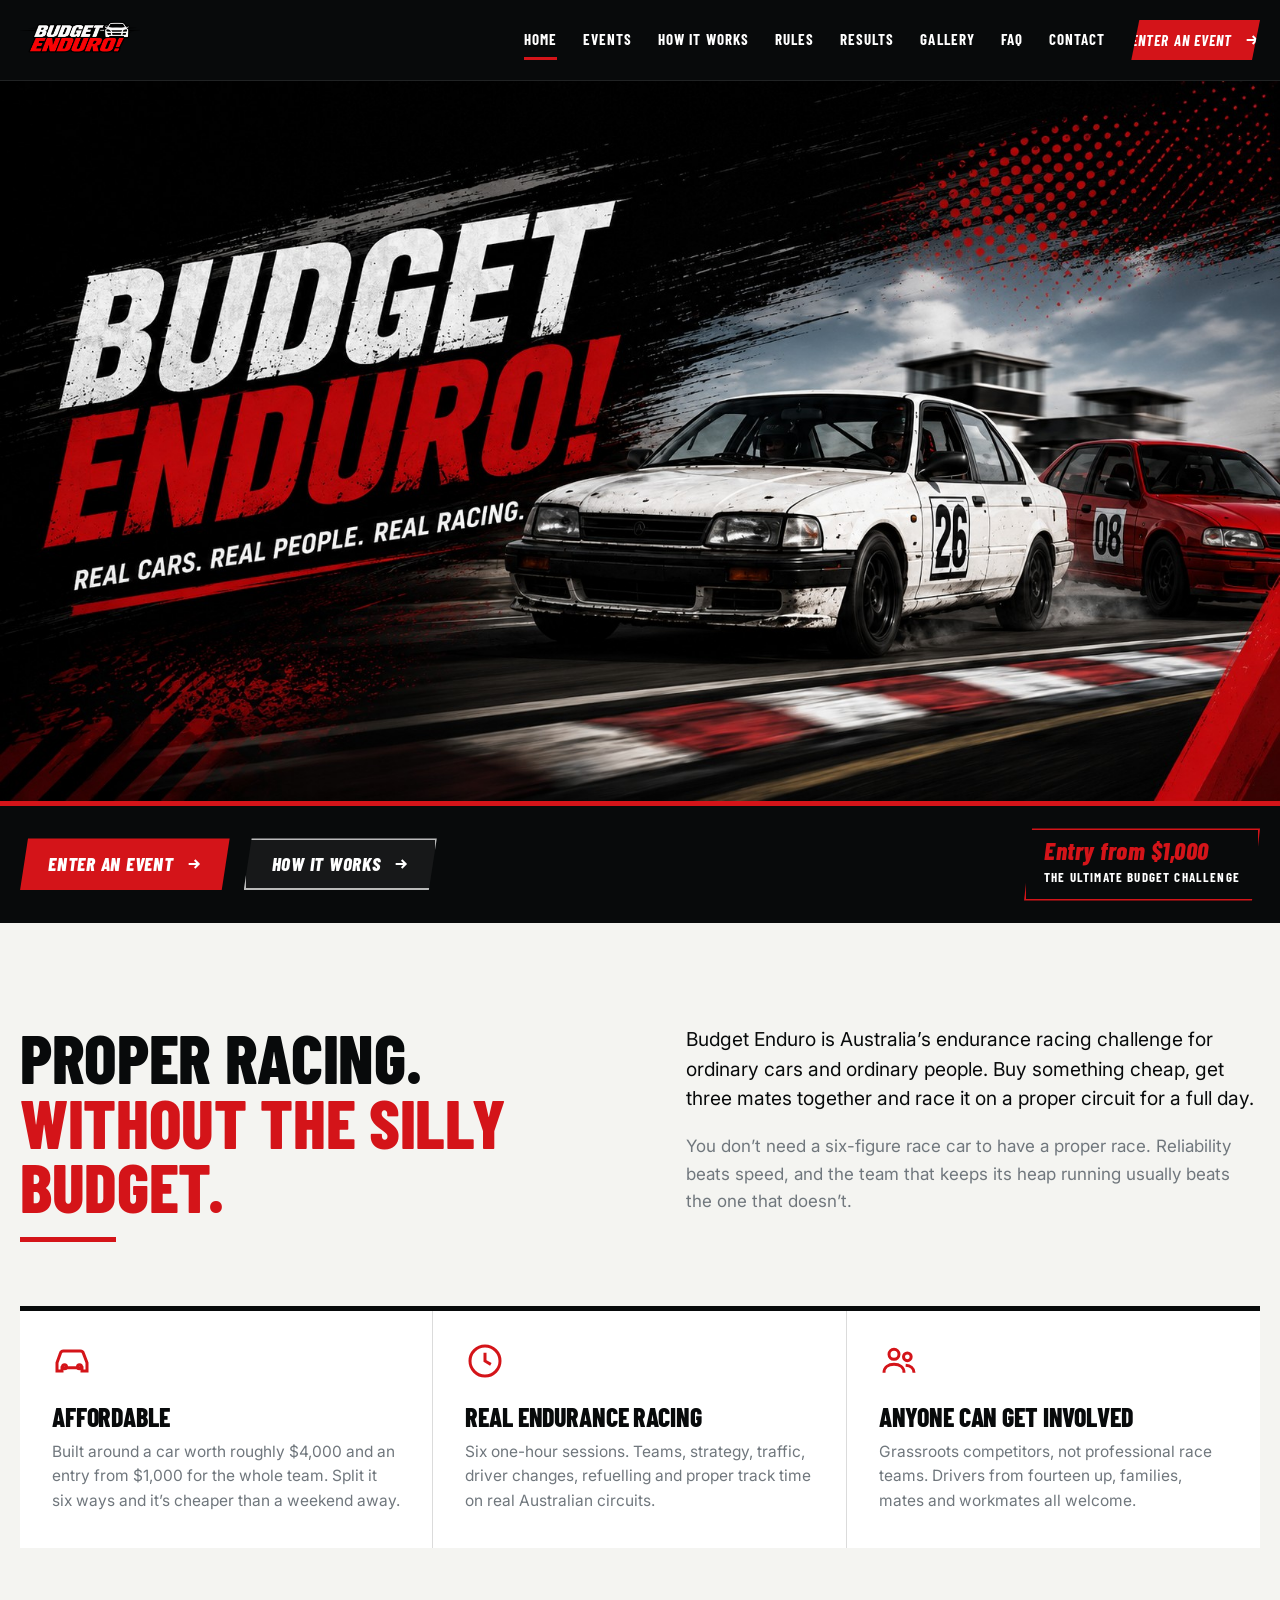
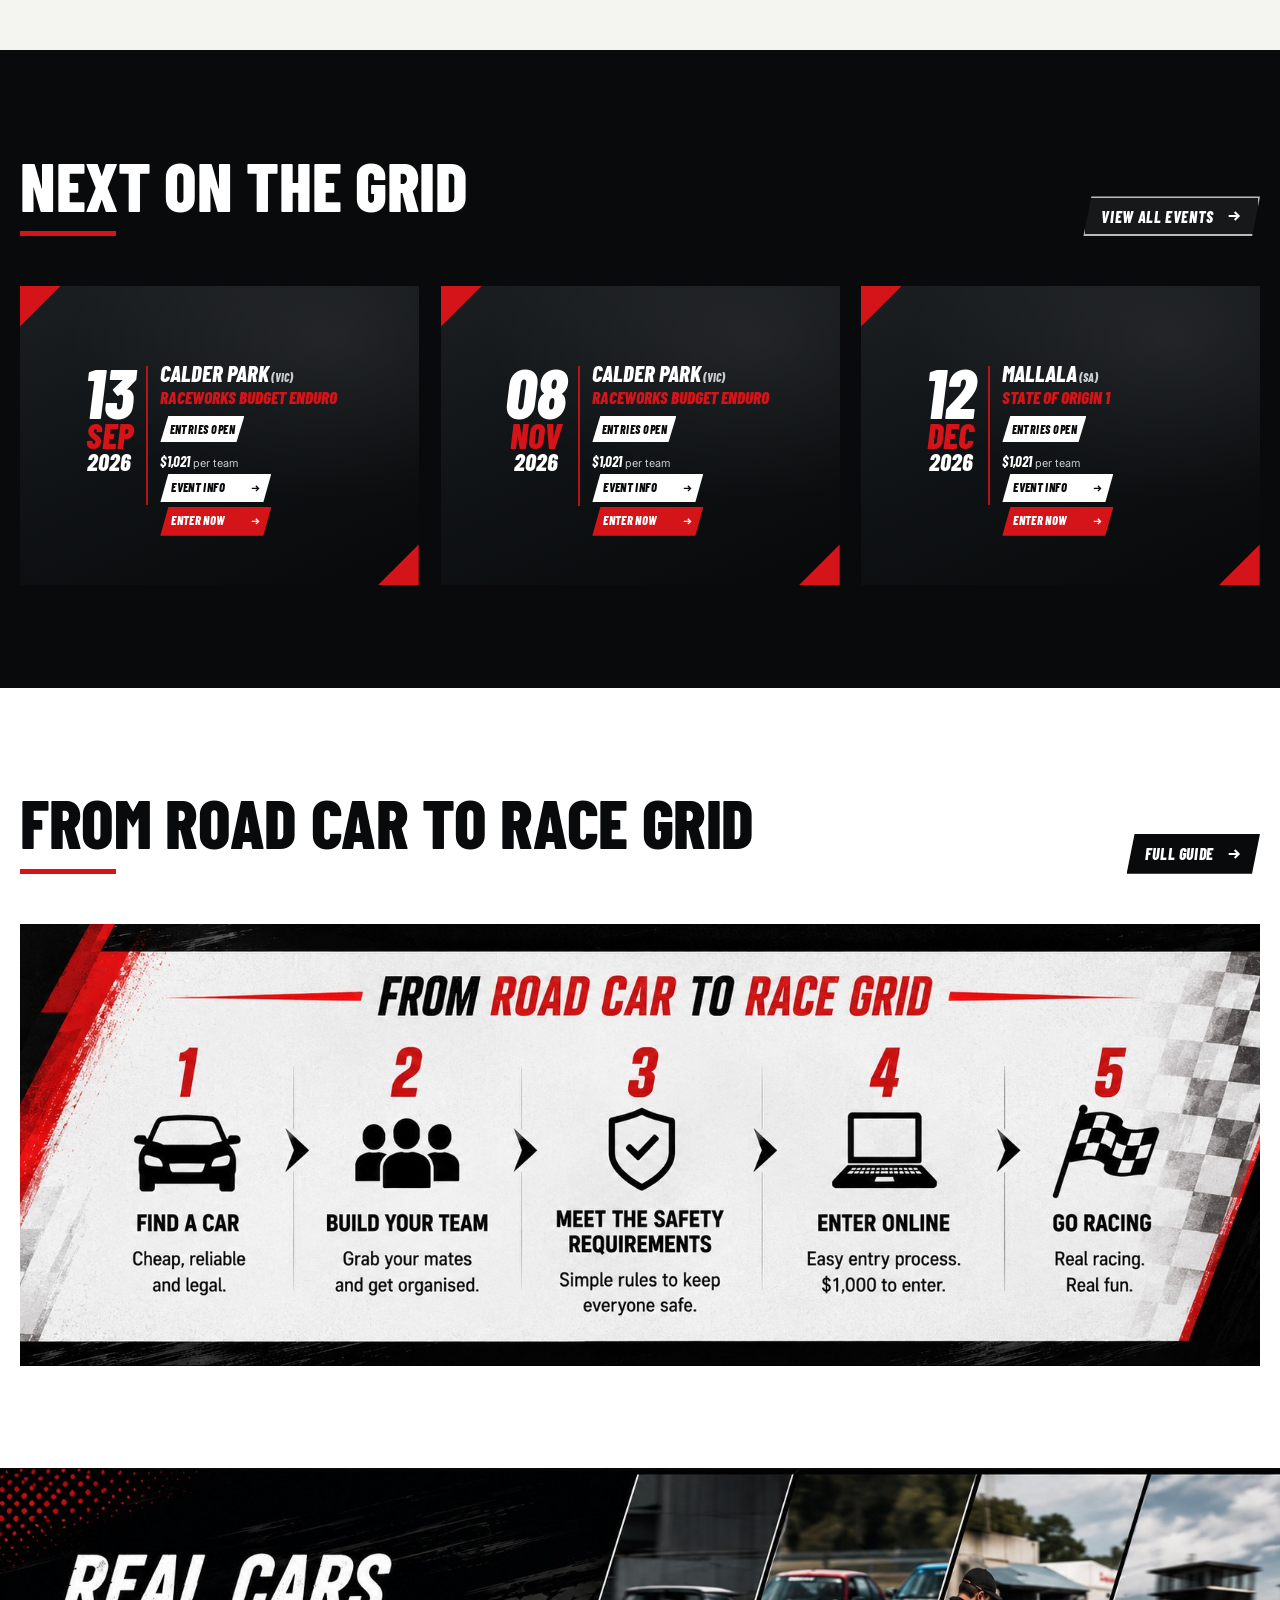
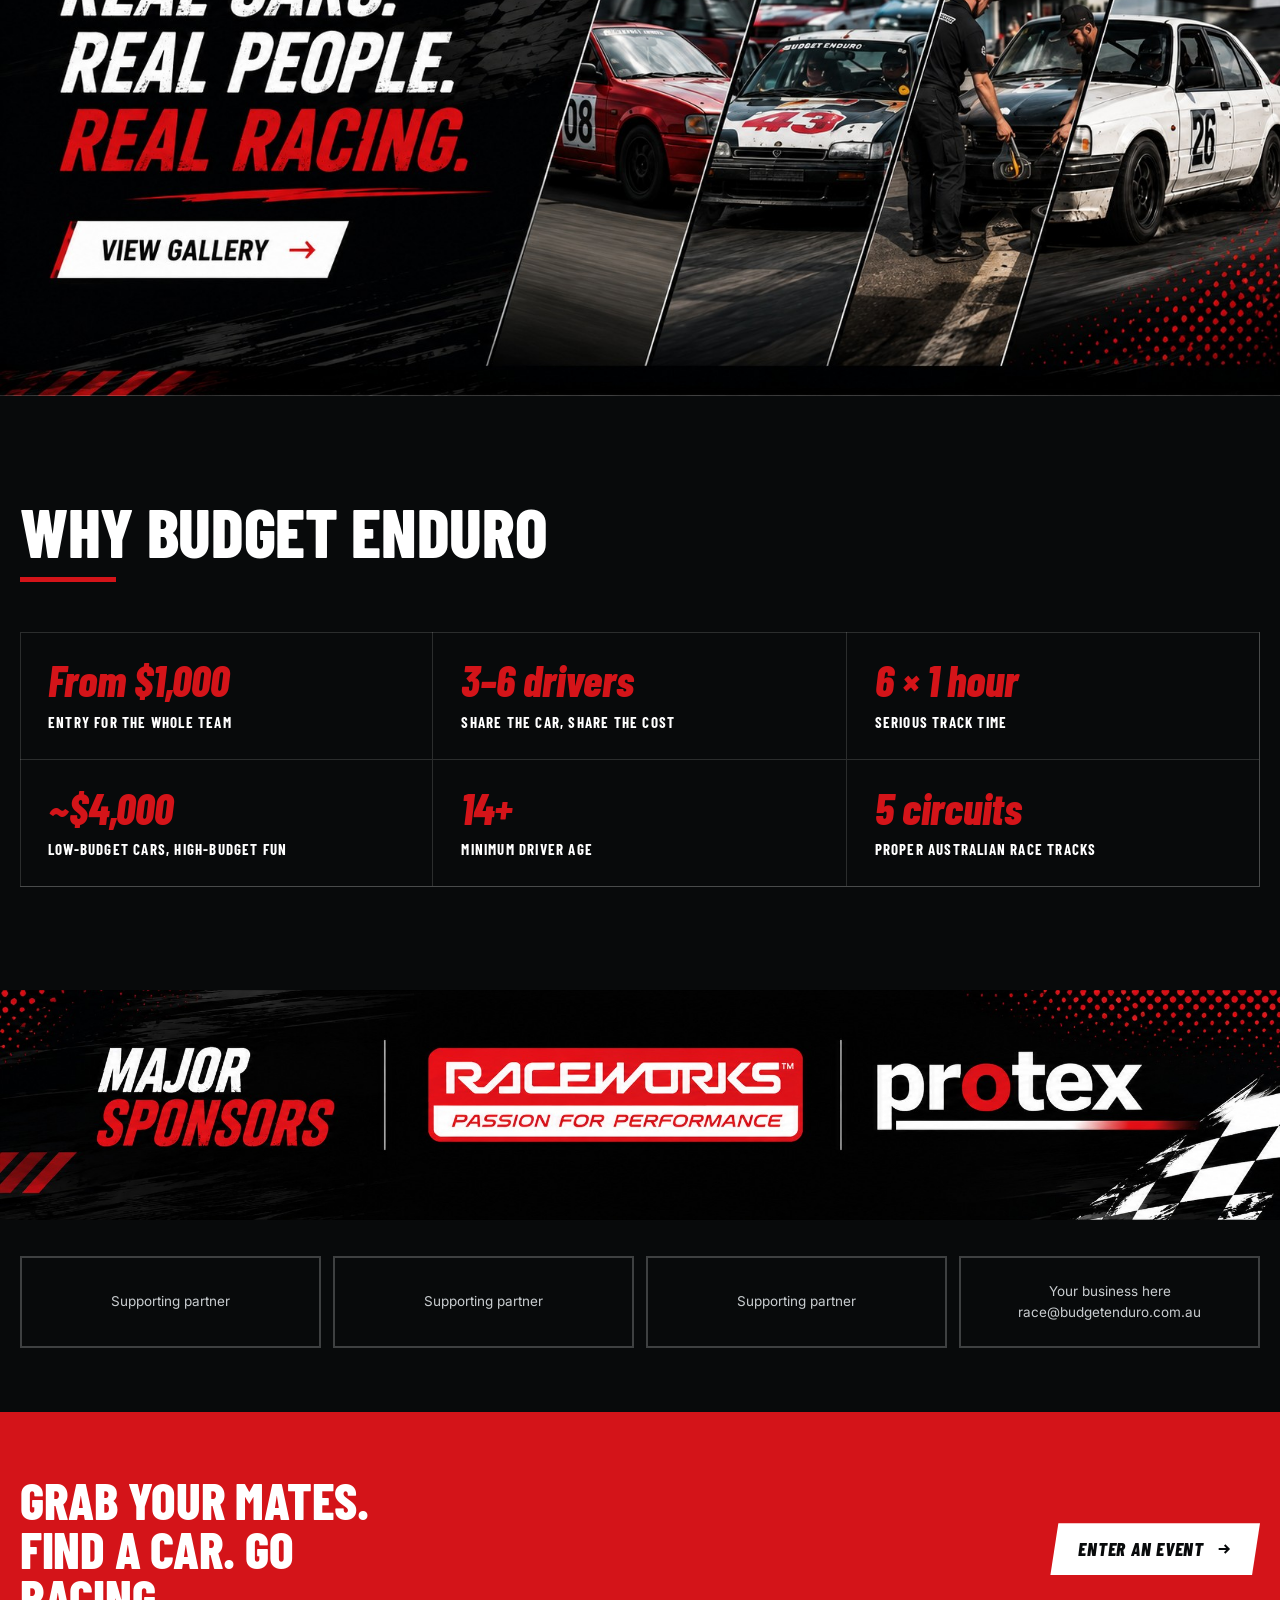
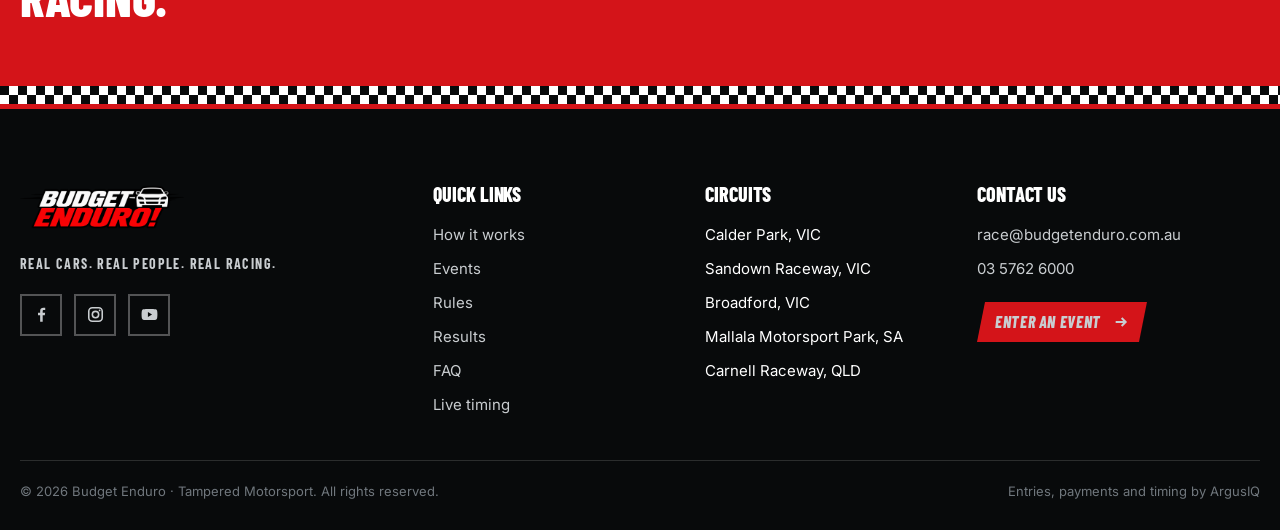
<file: index.html>
<!DOCTYPE html>
<html lang="en-AU">
<head>
<meta charset="utf-8">
<meta name="viewport" content="width=device-width, initial-scale=1">
<title>Budget Enduro &mdash; Real cars. Real people. Real racing.</title>
<meta name="description" content="Australia&rsquo;s grassroots endurance racing challenge. Grab your mates, find a cheap car and go racing.">
<meta name="theme-color" content="#080A0B">
<meta property="og:title" content="Budget Enduro &mdash; Real cars. Real people. Real racing.">
<meta property="og:description" content="Australia&rsquo;s grassroots endurance racing challenge. Grab your mates, find a cheap car and go racing.">
<meta property="og:image" content="/assets/og.jpg">
<meta property="og:type" content="website">
<link rel="icon" href="/assets/favicon.png">
<link href="https://fonts.googleapis.com/css2?family=Barlow+Condensed:ital,wght@0,600;0,700;0,800;1,700;1,800&family=Inter:wght@400;500;600;700&display=swap" rel="stylesheet">
<link rel="stylesheet" href="/assets/be.css">
</head>
<body>
<header class="site-header">
  <div class="container header-inner">
    <a class="brand" href="/" aria-label="Budget Enduro home">
      <img src="/assets/be-logo.png" alt="Budget Enduro" width="900" height="286">
    </a>
    <button class="nav-toggle" id="navToggle" aria-expanded="false" aria-controls="siteNav">Menu</button>
    <nav class="site-nav" id="siteNav" aria-label="Main">
      <a href="/" class="is-active">Home</a>
      <a href="events">Events</a>
      <a href="how-it-works">How it works</a>
      <a href="rules">Rules</a>
      <a href="results">Results</a>
      <a href="gallery">Gallery</a>
      <a href="faq">FAQ</a>
      <a href="contact">Contact</a>
      <a class="btn btn-primary btn-sm" href="enter">Enter an event <svg viewBox="0 0 24 24" fill="none" stroke="currentColor" stroke-width="3" aria-hidden="true"><path d="M4 12h15M13 6l6 6-6 6"/></svg></a>
    </nav>
  </div>
</header>
<div class="hero">
  <img class="hero-art" src="/assets/hero.jpg" width="1672" height="941"
       alt="Budget Enduro! Real cars. Real people. Real racing. Two budget endurance race cars running side by side on track.">
  <div class="hero-cta">
    <div class="container hero-cta-inner">
      <div class="hero-actions">
        <a class="btn btn-primary" href="enter">Enter an event <svg viewBox="0 0 24 24" fill="none" stroke="currentColor" stroke-width="3" aria-hidden="true"><path d="M4 12h15M13 6l6 6-6 6"/></svg></a>
        <a class="btn btn-ghost" href="how-it-works">How it works <svg viewBox="0 0 24 24" fill="none" stroke="currentColor" stroke-width="3" aria-hidden="true"><path d="M4 12h15M13 6l6 6-6 6"/></svg></a>
      </div>
      <div class="hero-badge">
        <b>Entry from $1,000</b>
        <span>The ultimate budget challenge</span>
      </div>
    </div>
  </div>
</div>

<section class="section section-light">
  <div class="container">
    <div class="intro-grid">
      <div>
        <h2>Proper racing.<span class="r">Without the silly budget.</span></h2>
        <div class="red-rule"></div>
      </div>
      <div>
        <p class="lead">Budget Enduro is Australia&rsquo;s endurance racing challenge for ordinary cars
          and ordinary people. Buy something cheap, get three mates together and race it on a proper
          circuit for a full day.</p>
        <p class="muted">You don&rsquo;t need a six-figure race car to have a proper race. Reliability
          beats speed, and the team that keeps its heap running usually beats the one that doesn&rsquo;t.</p>
      </div>
    </div>
    <div class="features">
      <div class="feature">
        <svg viewBox="0 0 24 24" fill="none" stroke="currentColor" stroke-width="1.8" aria-hidden="true"><path d="M3 13l2-5.5A2 2 0 017 6h10a2 2 0 011.9 1.5L21 13v5h-3v-2H6v2H3v-5z"/><circle cx="7.5" cy="15.5" r="1.2"/><circle cx="16.5" cy="15.5" r="1.2"/></svg>
        <h3>Affordable</h3>
        <p>Built around a car worth roughly $4,000 and an entry from $1,000 for the whole team.
          Split it six ways and it&rsquo;s cheaper than a weekend away.</p>
      </div>
      <div class="feature">
        <svg viewBox="0 0 24 24" fill="none" stroke="currentColor" stroke-width="1.8" aria-hidden="true"><circle cx="12" cy="12" r="9"/><path d="M12 7v5l3.5 2"/></svg>
        <h3>Real endurance racing</h3>
        <p>Six one-hour sessions. Teams, strategy, traffic, driver changes, refuelling and proper
          track time on real Australian circuits.</p>
      </div>
      <div class="feature">
        <svg viewBox="0 0 24 24" fill="none" stroke="currentColor" stroke-width="1.8" aria-hidden="true"><circle cx="9" cy="8" r="3"/><circle cx="17" cy="9.5" r="2.3"/><path d="M3 19c0-3.3 2.7-5 6-5s6 1.7 6 5M16 14.5c2.8.2 5 1.8 5 4.5"/></svg>
        <h3>Anyone can get involved</h3>
        <p>Grassroots competitors, not professional race teams. Drivers from fourteen up, families,
          mates and workmates all welcome.</p>
      </div>
    </div>
  </div>
</section>

<section class="section section-dark">
  <div class="container">
    <div class="sec-head">
      <div><h2>Next on the grid</h2><div class="red-rule"></div></div>
      <a class="btn btn-ghost btn-sm" href="events">View all events <svg viewBox="0 0 24 24" fill="none" stroke="currentColor" stroke-width="3" aria-hidden="true"><path d="M4 12h15M13 6l6 6-6 6"/></svg></a>
    </div>
    <div class="grid-events" data-events="3"></div>
  </div>
</section>

<section class="section section-white">
  <div class="container">
    <div class="sec-head">
      <div><h2>From road car to race grid</h2><div class="red-rule"></div></div>
      <a class="btn btn-dark btn-sm" href="how-it-works">Full guide <svg viewBox="0 0 24 24" fill="none" stroke="currentColor" stroke-width="3" aria-hidden="true"><path d="M4 12h15M13 6l6 6-6 6"/></svg></a>
    </div>
    <img class="hiw-art" src="/assets/how-it-works.jpg" width="1672" height="596"
      alt="From road car to race grid in five steps. One, find a car &mdash; cheap, reliable and legal. Two, build your team &mdash; grab your mates and get organised. Three, meet the safety requirements &mdash; simple rules to keep everyone safe. Four, enter online &mdash; easy entry process, $1,000 to enter. Five, go racing &mdash; real racing, real fun.">
    <div class="steps hiw-steps">
      <div class="step"><div class="step-n">1</div>
        <svg viewBox="0 0 24 24" fill="none" stroke="currentColor" stroke-width="1.7" aria-hidden="true"><path d="M3 13l2-5.5A2 2 0 017 6h10a2 2 0 011.9 1.5L21 13v5h-3v-2H6v2H3v-5z"/><circle cx="7.5" cy="15.5" r="1.2"/><circle cx="16.5" cy="15.5" r="1.2"/></svg>
        <h3>Find a car</h3><p>Cheap, reliable and legal. Marketplace bargains, auction finds and old family cars.</p></div>
      <div class="step"><div class="step-n">2</div>
        <svg viewBox="0 0 24 24" fill="none" stroke="currentColor" stroke-width="1.7" aria-hidden="true"><circle cx="9" cy="8" r="3"/><circle cx="17" cy="9.5" r="2.3"/><path d="M3 19c0-3.3 2.7-5 6-5s6 1.7 6 5M16 14.5c2.8.2 5 1.8 5 4.5"/></svg>
        <h3>Build your team</h3><p>Three to six drivers. Grab your mates and get organised.</p></div>
      <div class="step"><div class="step-n">3</div>
        <svg viewBox="0 0 24 24" fill="none" stroke="currentColor" stroke-width="1.7" aria-hidden="true"><path d="M12 3l7 3v5.5c0 4.4-2.9 7.9-7 9.5-4.1-1.6-7-5.1-7-9.5V6l7-3z"/><path d="M9 12l2.2 2.2L15.5 10"/></svg>
        <h3>Meet the safety requirements</h3><p>Simple rules to keep everyone safe. Helmet, cotton, boots and a sound car.</p></div>
      <div class="step"><div class="step-n">4</div>
        <svg viewBox="0 0 24 24" fill="none" stroke="currentColor" stroke-width="1.7" aria-hidden="true"><rect x="3" y="5" width="18" height="12" rx="1"/><path d="M2 20h20"/></svg>
        <h3>Enter online</h3><p>Easy entry process. Entry from $1,000 for the whole team.</p></div>
      <div class="step"><div class="step-n">5</div>
        <svg viewBox="0 0 24 24" fill="none" stroke="currentColor" stroke-width="1.7" aria-hidden="true"><path d="M5 3v18"/><path d="M5 4h14v9H5z"/></svg>
        <h3>Go racing</h3><p>Real racing. Real fun. Six hours of track time in one day.</p></div>
    </div>
  </div>
</section>

<a class="statement" href="gallery">
  <img src="/assets/statement.jpg" width="1672" height="690"
       alt="Real cars. Real people. Real racing. View the gallery.">
</a>

<section class="section section-dark">
  <div class="container">
    <div class="sec-head"><div><h2>Why Budget Enduro</h2><div class="red-rule"></div></div></div>
    <div class="stats">
      <div class="stat"><b>From $1,000</b><span>Entry for the whole team</span></div>
      <div class="stat"><b>3&ndash;6 drivers</b><span>Share the car, share the cost</span></div>
      <div class="stat"><b>6 &times; 1 hour</b><span>Serious track time</span></div>
      <div class="stat"><b>~$4,000</b><span>Low-budget cars, high-budget fun</span></div>
      <div class="stat"><b>14+</b><span>Minimum driver age</span></div>
      <div class="stat"><b>5 circuits</b><span>Proper Australian race tracks</span></div>
    </div>
  </div>
</section>

<section class="section-sponsors">
  <img src="/assets/sponsors.jpg" width="2172" height="391"
       alt="Major sponsors: Raceworks &mdash; passion for performance, and Protex.">
  <div class="container">
    <div class="partner-slots">
      <div class="partner-slot">Supporting partner</div>
      <div class="partner-slot">Supporting partner</div>
      <div class="partner-slot">Supporting partner</div>
      <div class="partner-slot">Your business here<br>race@budgetenduro.com.au</div>
    </div>
  </div>
</section>
<section class="cta-band">
  <div class="container cta-band-inner">
    <h2>Grab your mates. Find a car. Go racing.</h2>
    <a class="btn" href="enter">Enter an event <svg viewBox="0 0 24 24" fill="none" stroke="currentColor" stroke-width="3" aria-hidden="true"><path d="M4 12h15M13 6l6 6-6 6"/></svg></a>
  </div>
</section>
<div class="chequer" aria-hidden="true"></div>
<footer class="site-footer">
  <div class="container">
    <div class="foot-grid">
      <div>
        <img class="flogo" src="/assets/be-logo.png" alt="Budget Enduro" width="900" height="286">
        <p class="foot-tag">Real cars. Real people. Real racing.</p>
        <div class="socials">
          <a href="#" aria-label="Budget Enduro on Facebook"><svg viewBox="0 0 24 24" fill="currentColor" aria-hidden="true"><path d="M13.5 21v-8h2.7l.4-3.1h-3.1V7.9c0-.9.25-1.5 1.55-1.5h1.65V3.6c-.29-.04-1.27-.12-2.4-.12-2.38 0-4 1.45-4 4.11V9.9H7.6V13h2.7v8h3.2z"/></svg></a>
          <a href="#" aria-label="Budget Enduro on Instagram"><svg viewBox="0 0 24 24" fill="none" stroke="currentColor" stroke-width="2" aria-hidden="true"><rect x="3.5" y="3.5" width="17" height="17" rx="4.5"/><circle cx="12" cy="12" r="4"/><circle cx="17.2" cy="6.8" r="1.1" fill="currentColor" stroke="none"/></svg></a>
          <a href="#" aria-label="Budget Enduro on YouTube"><svg viewBox="0 0 24 24" fill="currentColor" aria-hidden="true"><path d="M22 12s0-3.2-.4-4.7a2.5 2.5 0 00-1.7-1.8C18.3 5 12 5 12 5s-6.3 0-7.9.5A2.5 2.5 0 002.4 7.3C2 8.8 2 12 2 12s0 3.2.4 4.7c.2.9.9 1.6 1.7 1.8 1.6.5 7.9.5 7.9.5s6.3 0 7.9-.5a2.5 2.5 0 001.7-1.8c.4-1.5.4-4.7.4-4.7zM10 15.2V8.8l5.2 3.2-5.2 3.2z"/></svg></a>
        </div>
      </div>
      <div>
        <h4>Quick links</h4>
        <ul>
          <li><a href="how-it-works">How it works</a></li>
          <li><a href="events">Events</a></li>
          <li><a href="rules">Rules</a></li>
          <li><a href="results">Results</a></li>
          <li><a href="faq">FAQ</a></li>
          <li><a href="https://timing.argusiq.io">Live timing</a></li>
        </ul>
      </div>
      <div>
        <h4>Circuits</h4>
        <ul>
          <li>Calder Park, VIC</li>
          <li>Sandown Raceway, VIC</li>
          <li>Broadford, VIC</li>
          <li>Mallala Motorsport Park, SA</li>
          <li>Carnell Raceway, QLD</li>
        </ul>
      </div>
      <div>
        <h4>Contact us</h4>
        <ul>
          <li><a href="mailto:race@budgetenduro.com.au">race@budgetenduro.com.au</a></li>
          <li><a href="tel:+61357626000">03 5762 6000</a></li>
        </ul>
        <a class="btn btn-primary btn-sm" style="margin-top:16px" href="enter">Enter an event <svg viewBox="0 0 24 24" fill="none" stroke="currentColor" stroke-width="3" aria-hidden="true"><path d="M4 12h15M13 6l6 6-6 6"/></svg></a>
      </div>
    </div>
    <div class="colophon">
      <span>&copy; 2026 Budget Enduro &middot; Tampered Motorsport. All rights reserved.</span>
      <span>Entries, payments and timing by <a href="https://www.argusiq.io">ArgusIQ</a></span>
    </div>
  </div>
</footer>

<div class="sticky-cta">
  <a class="btn btn-primary" href="enter">Enter an event <svg viewBox="0 0 24 24" fill="none" stroke="currentColor" stroke-width="3" aria-hidden="true"><path d="M4 12h15M13 6l6 6-6 6"/></svg></a>
</div>

<script src="/assets/venues.js"></script>
<script src="/assets/be.js"></script>
</body>
</html>
</file>
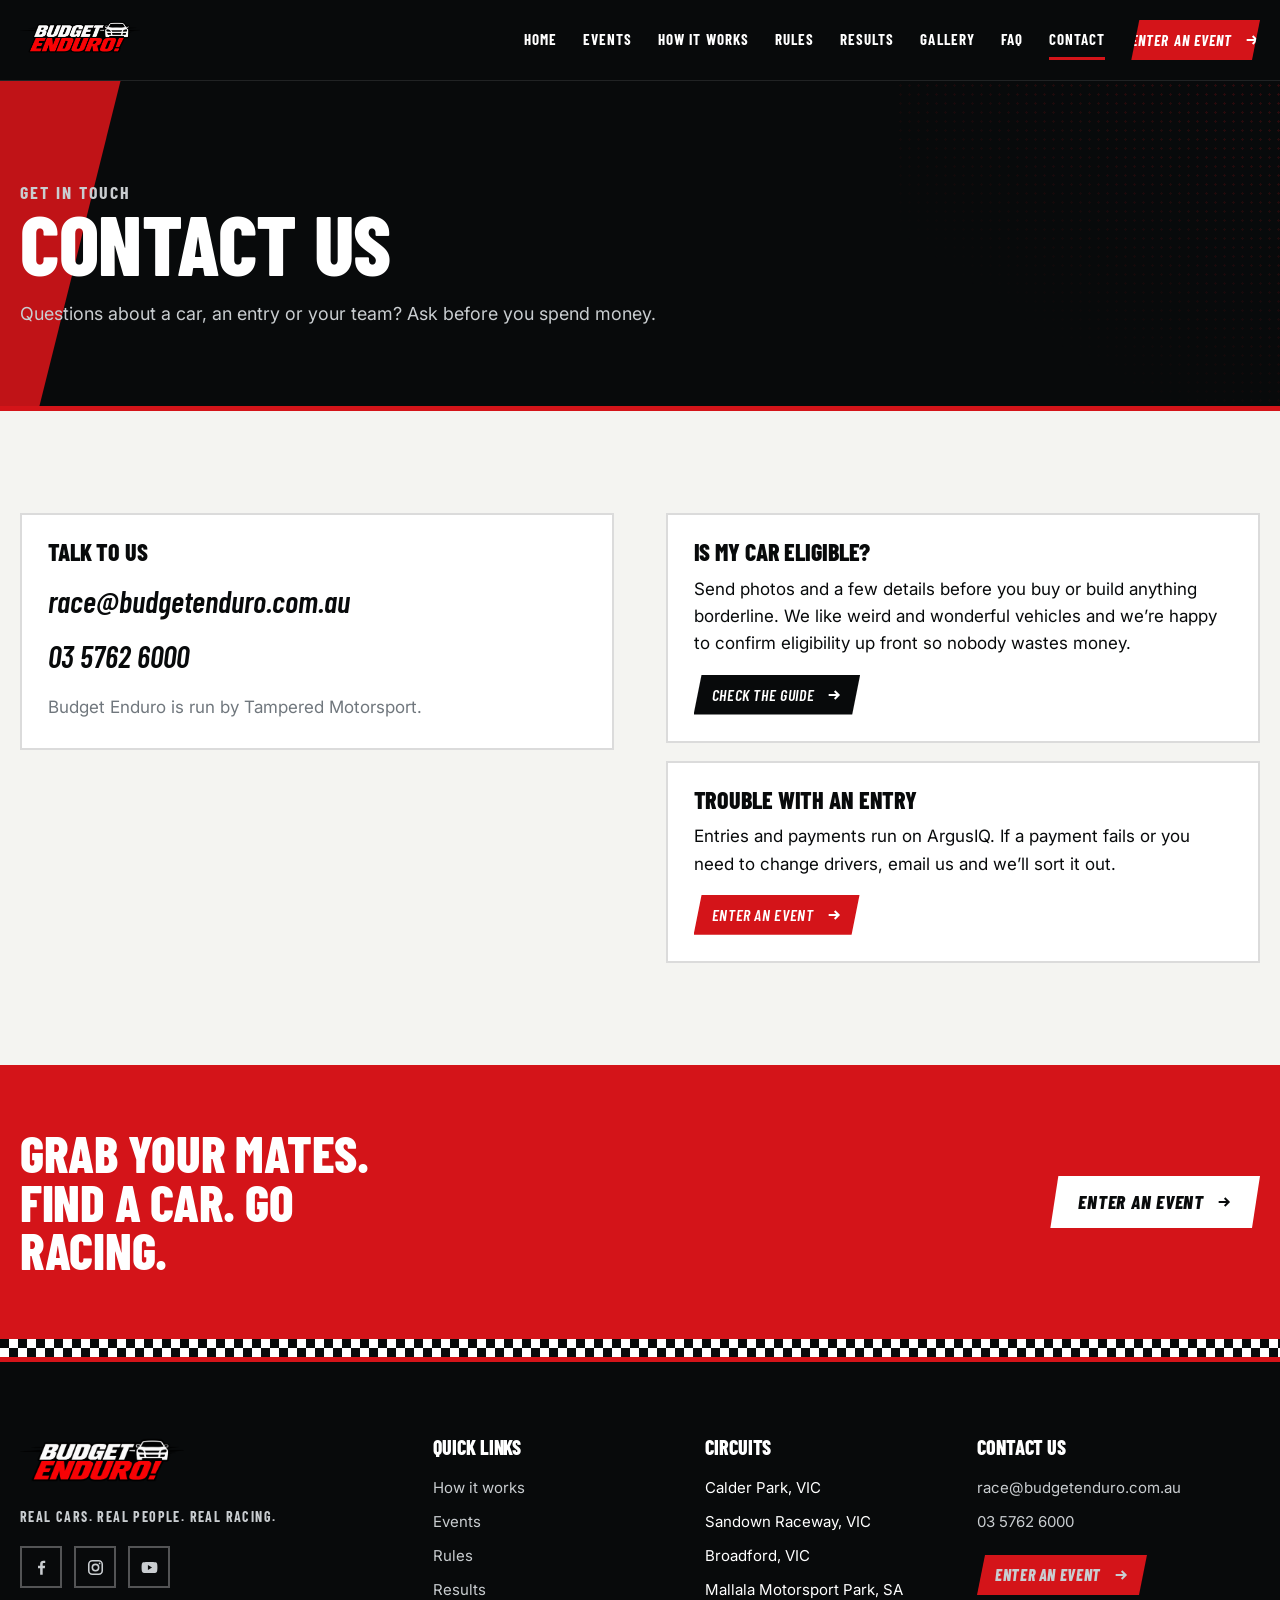
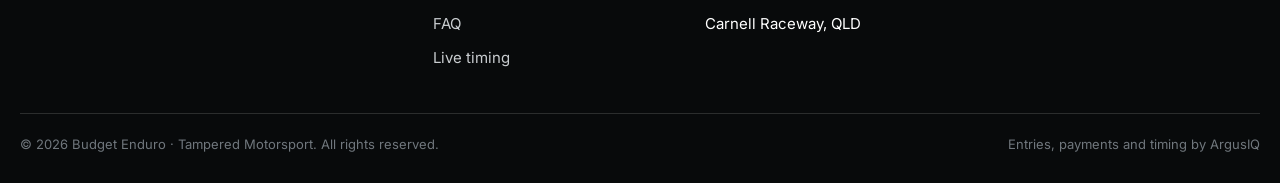
<file: contact.html>
<!DOCTYPE html>
<html lang="en-AU">
<head>
<meta charset="utf-8">
<meta name="viewport" content="width=device-width, initial-scale=1">
<title>Contact &mdash; Budget Enduro</title>
<meta name="description" content="Get in touch with Budget Enduro. Email, phone and eligibility questions.">
<meta name="theme-color" content="#080A0B">
<meta property="og:title" content="Contact &mdash; Budget Enduro">
<meta property="og:description" content="Get in touch with Budget Enduro. Email, phone and eligibility questions.">
<meta property="og:image" content="/assets/og.jpg">
<meta property="og:type" content="website">
<link rel="icon" href="/assets/favicon.png">
<link href="https://fonts.googleapis.com/css2?family=Barlow+Condensed:ital,wght@0,600;0,700;0,800;1,700;1,800&family=Inter:wght@400;500;600;700&display=swap" rel="stylesheet">
<link rel="stylesheet" href="/assets/be.css">
</head>
<body>
<header class="site-header">
  <div class="container header-inner">
    <a class="brand" href="/" aria-label="Budget Enduro home">
      <img src="/assets/be-logo.png" alt="Budget Enduro" width="900" height="286">
    </a>
    <button class="nav-toggle" id="navToggle" aria-expanded="false" aria-controls="siteNav">Menu</button>
    <nav class="site-nav" id="siteNav" aria-label="Main">
      <a href="/">Home</a>
      <a href="events">Events</a>
      <a href="how-it-works">How it works</a>
      <a href="rules">Rules</a>
      <a href="results">Results</a>
      <a href="gallery">Gallery</a>
      <a href="faq">FAQ</a>
      <a href="contact" class="is-active">Contact</a>
      <a class="btn btn-primary btn-sm" href="enter">Enter an event <svg viewBox="0 0 24 24" fill="none" stroke="currentColor" stroke-width="3" aria-hidden="true"><path d="M4 12h15M13 6l6 6-6 6"/></svg></a>
    </nav>
  </div>
</header>
<div class="page-head">
  <div class="container">
    <p class="crumb">Get in touch</p>
    <h1>Contact us</h1>
    <p>Questions about a car, an entry or your team? Ask before you spend money.</p>
  </div>
</div>
<section class="section section-light">
  <div class="container">
    <div class="contact-grid">
      <div>
        <div class="contact-card">
          <h3>Talk to us</h3>
          <a class="big-link" href="mailto:race@budgetenduro.com.au">race@budgetenduro.com.au</a>
          <a class="big-link" href="tel:+61357626000">03 5762 6000</a>
          <p class="muted" style="margin:14px 0 0">Budget Enduro is run by Tampered Motorsport.</p>
        </div>
      </div>
      <div>
        <div class="contact-card">
          <h3>Is my car eligible?</h3>
          <p>Send photos and a few details before you buy or build anything borderline. We like weird
            and wonderful vehicles and we&rsquo;re happy to confirm eligibility up front so nobody
            wastes money.</p>
          <p style="margin:0"><a class="btn btn-dark btn-sm" href="how-it-works">Check the guide <svg viewBox="0 0 24 24" fill="none" stroke="currentColor" stroke-width="3" aria-hidden="true"><path d="M4 12h15M13 6l6 6-6 6"/></svg></a></p>
        </div>
        <div class="contact-card" style="margin-top:18px">
          <h3>Trouble with an entry</h3>
          <p>Entries and payments run on ArgusIQ. If a payment fails or you need to change drivers,
            email us and we&rsquo;ll sort it out.</p>
          <p style="margin:0"><a class="btn btn-primary btn-sm" href="enter">Enter an event <svg viewBox="0 0 24 24" fill="none" stroke="currentColor" stroke-width="3" aria-hidden="true"><path d="M4 12h15M13 6l6 6-6 6"/></svg></a></p>
        </div>
      </div>
    </div>
  </div>
</section>
<section class="cta-band">
  <div class="container cta-band-inner">
    <h2>Grab your mates. Find a car. Go racing.</h2>
    <a class="btn" href="enter">Enter an event <svg viewBox="0 0 24 24" fill="none" stroke="currentColor" stroke-width="3" aria-hidden="true"><path d="M4 12h15M13 6l6 6-6 6"/></svg></a>
  </div>
</section>
<div class="chequer" aria-hidden="true"></div>
<footer class="site-footer">
  <div class="container">
    <div class="foot-grid">
      <div>
        <img class="flogo" src="/assets/be-logo.png" alt="Budget Enduro" width="900" height="286">
        <p class="foot-tag">Real cars. Real people. Real racing.</p>
        <div class="socials">
          <a href="#" aria-label="Budget Enduro on Facebook"><svg viewBox="0 0 24 24" fill="currentColor" aria-hidden="true"><path d="M13.5 21v-8h2.7l.4-3.1h-3.1V7.9c0-.9.25-1.5 1.55-1.5h1.65V3.6c-.29-.04-1.27-.12-2.4-.12-2.38 0-4 1.45-4 4.11V9.9H7.6V13h2.7v8h3.2z"/></svg></a>
          <a href="#" aria-label="Budget Enduro on Instagram"><svg viewBox="0 0 24 24" fill="none" stroke="currentColor" stroke-width="2" aria-hidden="true"><rect x="3.5" y="3.5" width="17" height="17" rx="4.5"/><circle cx="12" cy="12" r="4"/><circle cx="17.2" cy="6.8" r="1.1" fill="currentColor" stroke="none"/></svg></a>
          <a href="#" aria-label="Budget Enduro on YouTube"><svg viewBox="0 0 24 24" fill="currentColor" aria-hidden="true"><path d="M22 12s0-3.2-.4-4.7a2.5 2.5 0 00-1.7-1.8C18.3 5 12 5 12 5s-6.3 0-7.9.5A2.5 2.5 0 002.4 7.3C2 8.8 2 12 2 12s0 3.2.4 4.7c.2.9.9 1.6 1.7 1.8 1.6.5 7.9.5 7.9.5s6.3 0 7.9-.5a2.5 2.5 0 001.7-1.8c.4-1.5.4-4.7.4-4.7zM10 15.2V8.8l5.2 3.2-5.2 3.2z"/></svg></a>
        </div>
      </div>
      <div>
        <h4>Quick links</h4>
        <ul>
          <li><a href="how-it-works">How it works</a></li>
          <li><a href="events">Events</a></li>
          <li><a href="rules">Rules</a></li>
          <li><a href="results">Results</a></li>
          <li><a href="faq">FAQ</a></li>
          <li><a href="https://timing.argusiq.io">Live timing</a></li>
        </ul>
      </div>
      <div>
        <h4>Circuits</h4>
        <ul>
          <li>Calder Park, VIC</li>
          <li>Sandown Raceway, VIC</li>
          <li>Broadford, VIC</li>
          <li>Mallala Motorsport Park, SA</li>
          <li>Carnell Raceway, QLD</li>
        </ul>
      </div>
      <div>
        <h4>Contact us</h4>
        <ul>
          <li><a href="mailto:race@budgetenduro.com.au">race@budgetenduro.com.au</a></li>
          <li><a href="tel:+61357626000">03 5762 6000</a></li>
        </ul>
        <a class="btn btn-primary btn-sm" style="margin-top:16px" href="enter">Enter an event <svg viewBox="0 0 24 24" fill="none" stroke="currentColor" stroke-width="3" aria-hidden="true"><path d="M4 12h15M13 6l6 6-6 6"/></svg></a>
      </div>
    </div>
    <div class="colophon">
      <span>&copy; 2026 Budget Enduro &middot; Tampered Motorsport. All rights reserved.</span>
      <span>Entries, payments and timing by <a href="https://www.argusiq.io">ArgusIQ</a></span>
    </div>
  </div>
</footer>

<div class="sticky-cta">
  <a class="btn btn-primary" href="enter">Enter an event <svg viewBox="0 0 24 24" fill="none" stroke="currentColor" stroke-width="3" aria-hidden="true"><path d="M4 12h15M13 6l6 6-6 6"/></svg></a>
</div>

<script src="/assets/venues.js"></script>
<script src="/assets/be.js"></script>
</body>
</html>
</file>
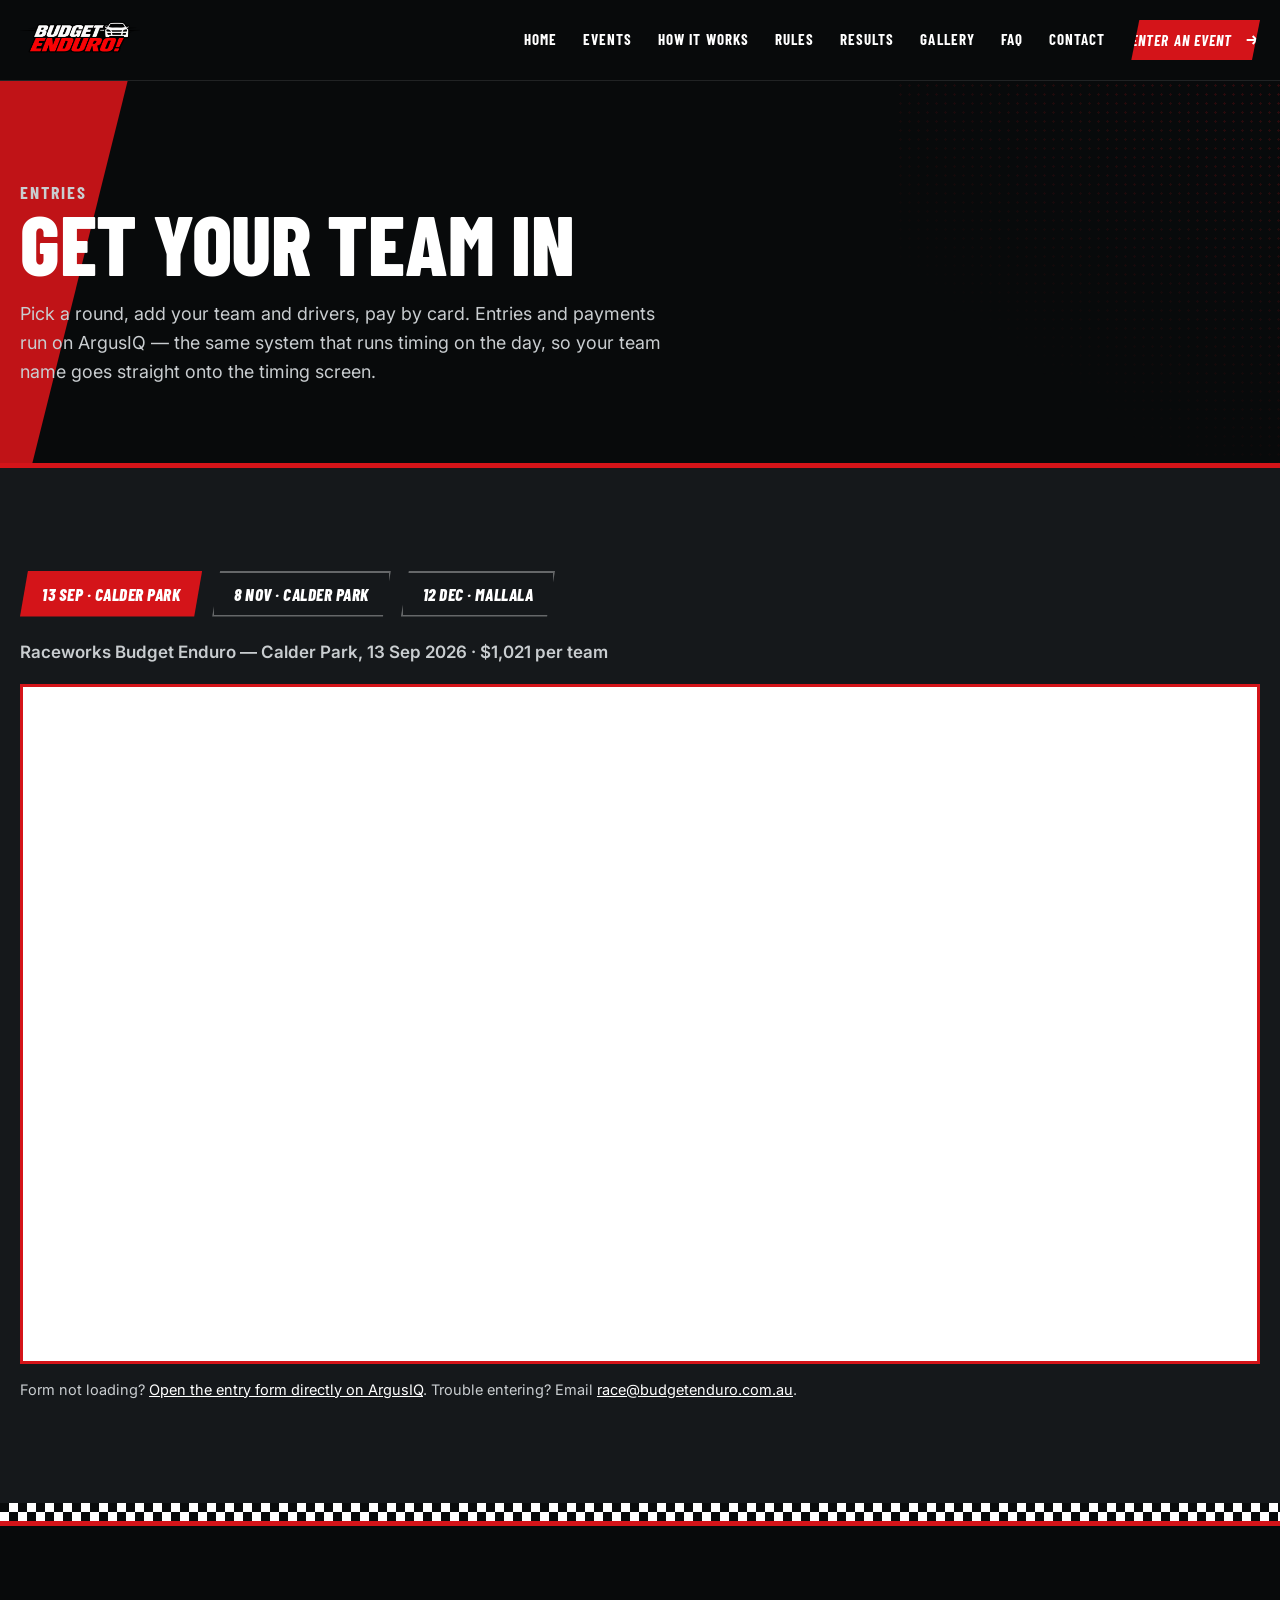
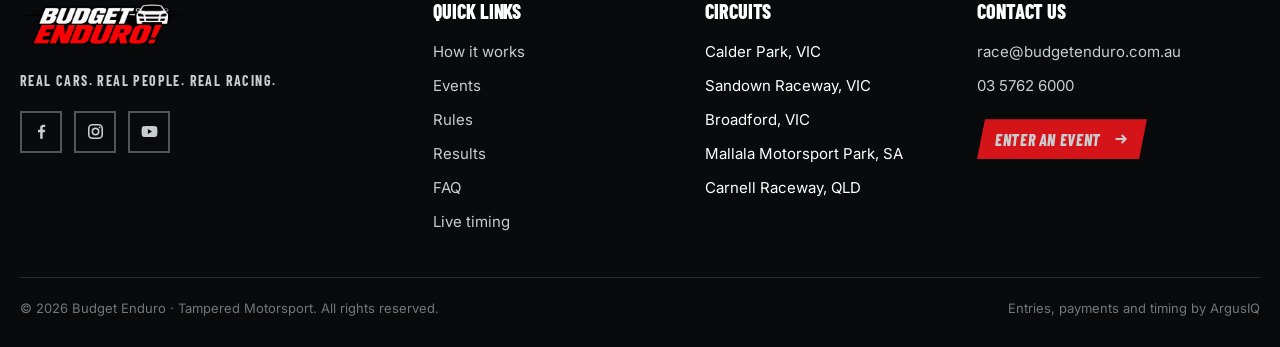
<file: enter.html>
<!DOCTYPE html>
<html lang="en-AU">
<head>
<meta charset="utf-8">
<meta name="viewport" content="width=device-width, initial-scale=1">
<title>Enter an event &mdash; Budget Enduro</title>
<meta name="description" content="Enter your team in a Budget Enduro round. Entries and payments through ArgusIQ.">
<meta name="theme-color" content="#080A0B">
<meta property="og:title" content="Enter an event &mdash; Budget Enduro">
<meta property="og:description" content="Enter your team in a Budget Enduro round. Entries and payments through ArgusIQ.">
<meta property="og:image" content="/assets/og.jpg">
<meta property="og:type" content="website">
<link rel="icon" href="/assets/favicon.png">
<link href="https://fonts.googleapis.com/css2?family=Barlow+Condensed:ital,wght@0,600;0,700;0,800;1,700;1,800&family=Inter:wght@400;500;600;700&display=swap" rel="stylesheet">
<link rel="stylesheet" href="/assets/be.css">
</head>
<body>
<header class="site-header">
  <div class="container header-inner">
    <a class="brand" href="/" aria-label="Budget Enduro home">
      <img src="/assets/be-logo.png" alt="Budget Enduro" width="900" height="286">
    </a>
    <button class="nav-toggle" id="navToggle" aria-expanded="false" aria-controls="siteNav">Menu</button>
    <nav class="site-nav" id="siteNav" aria-label="Main">
      <a href="/">Home</a>
      <a href="events">Events</a>
      <a href="how-it-works">How it works</a>
      <a href="rules">Rules</a>
      <a href="results">Results</a>
      <a href="gallery">Gallery</a>
      <a href="faq">FAQ</a>
      <a href="contact">Contact</a>
      <a class="btn btn-primary btn-sm" href="enter">Enter an event <svg viewBox="0 0 24 24" fill="none" stroke="currentColor" stroke-width="3" aria-hidden="true"><path d="M4 12h15M13 6l6 6-6 6"/></svg></a>
    </nav>
  </div>
</header>
<div class="page-head">
  <div class="container">
    <p class="crumb">Entries</p>
    <h1>Get your team in</h1>
    <p>Pick a round, add your team and drivers, pay by card. Entries and payments run on ArgusIQ &mdash; the same system that runs timing on the day, so your team name goes straight onto the timing screen.</p>
  </div>
</div>
<section class="section section-carbon">
  <div class="container">
    <div class="picker" id="picker" role="tablist" aria-label="Choose a round to enter"></div>
    <p class="muted" id="entryHeading" style="margin:0 0 18px;font-weight:600"></p>
    <div class="frame-shell">
      <iframe id="be-entry" title="Enter this event" loading="lazy"
        allow="payment; clipboard-write" src="about:blank"></iframe>
    </div>
    <p class="fallback">Form not loading?
      <a id="fallbackLink" href="https://www.argusiq.io/events">Open the entry form directly on
      ArgusIQ</a>. Trouble entering? Email
      <a href="mailto:race@budgetenduro.com.au">race@budgetenduro.com.au</a>.</p>
  </div>
</section>
<div class="chequer" aria-hidden="true"></div>
<footer class="site-footer">
  <div class="container">
    <div class="foot-grid">
      <div>
        <img class="flogo" src="/assets/be-logo.png" alt="Budget Enduro" width="900" height="286">
        <p class="foot-tag">Real cars. Real people. Real racing.</p>
        <div class="socials">
          <a href="#" aria-label="Budget Enduro on Facebook"><svg viewBox="0 0 24 24" fill="currentColor" aria-hidden="true"><path d="M13.5 21v-8h2.7l.4-3.1h-3.1V7.9c0-.9.25-1.5 1.55-1.5h1.65V3.6c-.29-.04-1.27-.12-2.4-.12-2.38 0-4 1.45-4 4.11V9.9H7.6V13h2.7v8h3.2z"/></svg></a>
          <a href="#" aria-label="Budget Enduro on Instagram"><svg viewBox="0 0 24 24" fill="none" stroke="currentColor" stroke-width="2" aria-hidden="true"><rect x="3.5" y="3.5" width="17" height="17" rx="4.5"/><circle cx="12" cy="12" r="4"/><circle cx="17.2" cy="6.8" r="1.1" fill="currentColor" stroke="none"/></svg></a>
          <a href="#" aria-label="Budget Enduro on YouTube"><svg viewBox="0 0 24 24" fill="currentColor" aria-hidden="true"><path d="M22 12s0-3.2-.4-4.7a2.5 2.5 0 00-1.7-1.8C18.3 5 12 5 12 5s-6.3 0-7.9.5A2.5 2.5 0 002.4 7.3C2 8.8 2 12 2 12s0 3.2.4 4.7c.2.9.9 1.6 1.7 1.8 1.6.5 7.9.5 7.9.5s6.3 0 7.9-.5a2.5 2.5 0 001.7-1.8c.4-1.5.4-4.7.4-4.7zM10 15.2V8.8l5.2 3.2-5.2 3.2z"/></svg></a>
        </div>
      </div>
      <div>
        <h4>Quick links</h4>
        <ul>
          <li><a href="how-it-works">How it works</a></li>
          <li><a href="events">Events</a></li>
          <li><a href="rules">Rules</a></li>
          <li><a href="results">Results</a></li>
          <li><a href="faq">FAQ</a></li>
          <li><a href="https://timing.argusiq.io">Live timing</a></li>
        </ul>
      </div>
      <div>
        <h4>Circuits</h4>
        <ul>
          <li>Calder Park, VIC</li>
          <li>Sandown Raceway, VIC</li>
          <li>Broadford, VIC</li>
          <li>Mallala Motorsport Park, SA</li>
          <li>Carnell Raceway, QLD</li>
        </ul>
      </div>
      <div>
        <h4>Contact us</h4>
        <ul>
          <li><a href="mailto:race@budgetenduro.com.au">race@budgetenduro.com.au</a></li>
          <li><a href="tel:+61357626000">03 5762 6000</a></li>
        </ul>
        <a class="btn btn-primary btn-sm" style="margin-top:16px" href="enter">Enter an event <svg viewBox="0 0 24 24" fill="none" stroke="currentColor" stroke-width="3" aria-hidden="true"><path d="M4 12h15M13 6l6 6-6 6"/></svg></a>
      </div>
    </div>
    <div class="colophon">
      <span>&copy; 2026 Budget Enduro &middot; Tampered Motorsport. All rights reserved.</span>
      <span>Entries, payments and timing by <a href="https://www.argusiq.io">ArgusIQ</a></span>
    </div>
  </div>
</footer>

<script src="/assets/venues.js"></script>
<script src="/assets/be.js"></script>
</body>
</html>
</file>
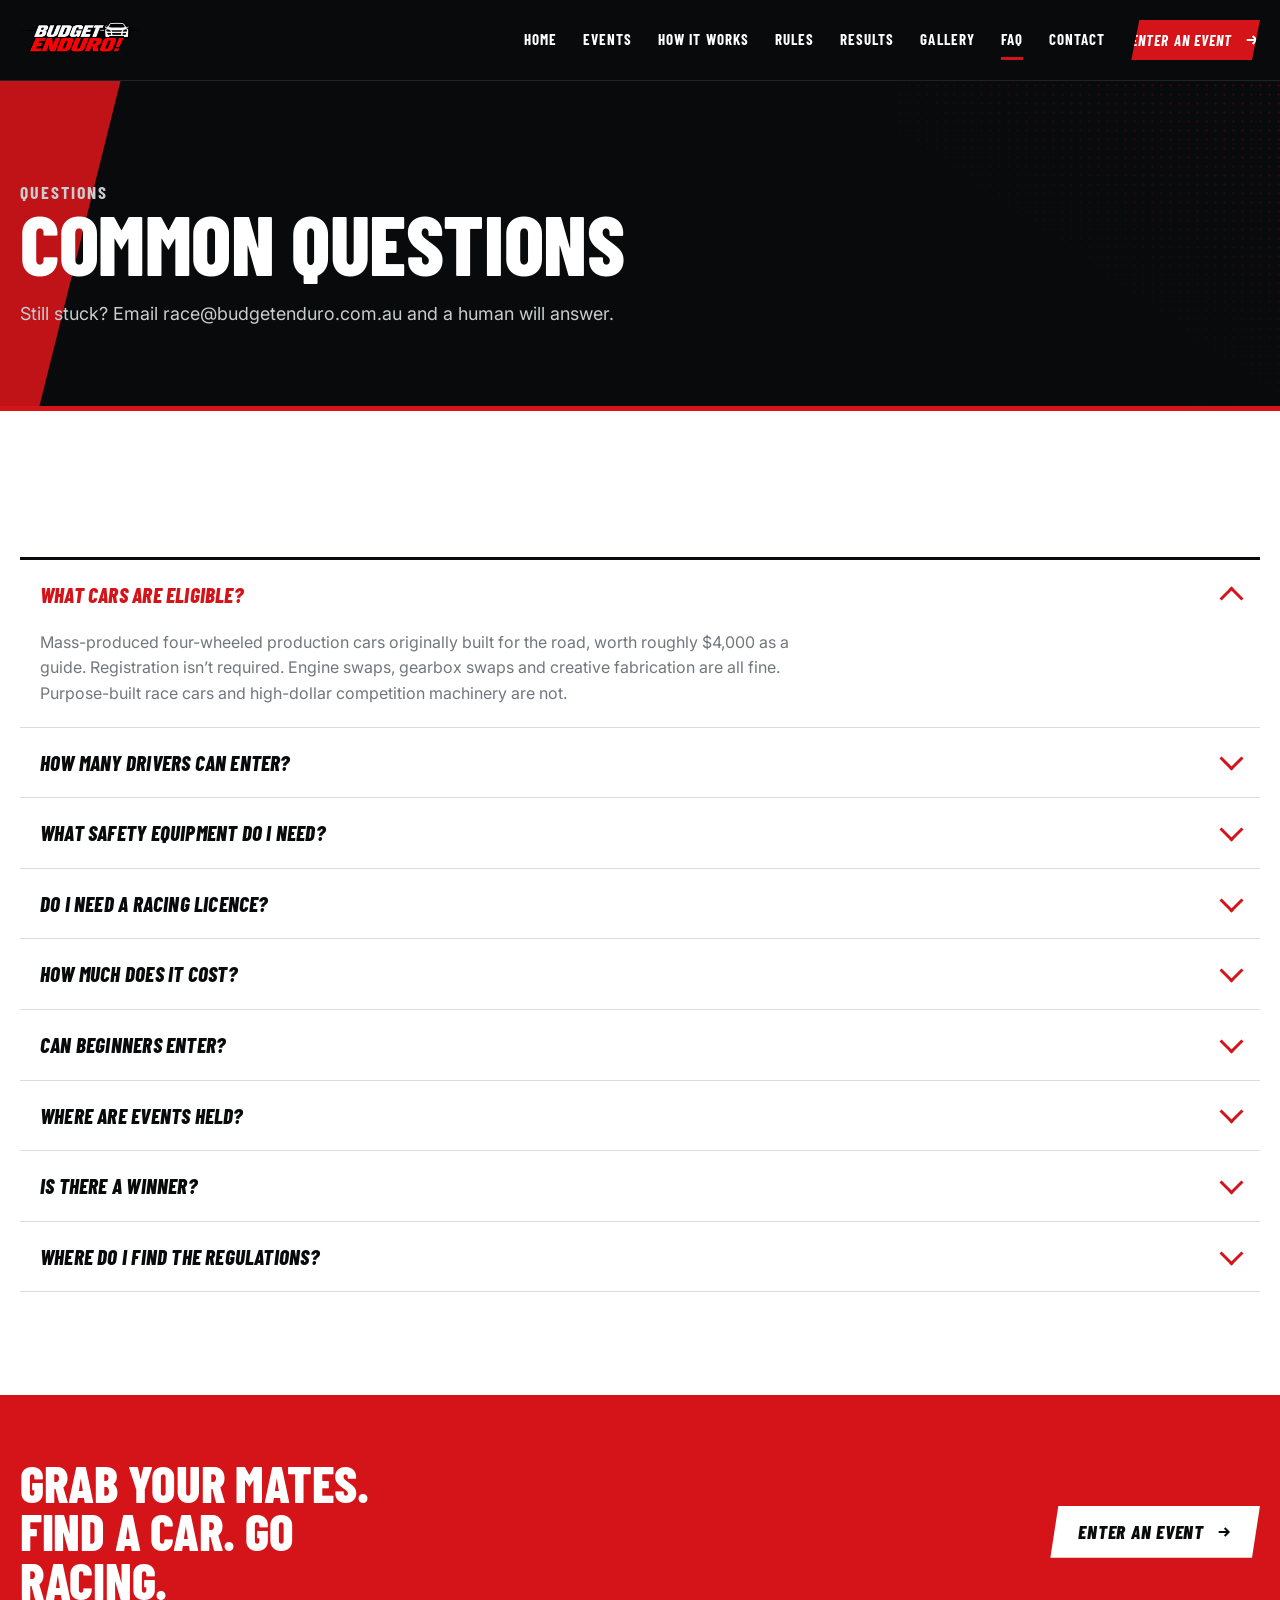
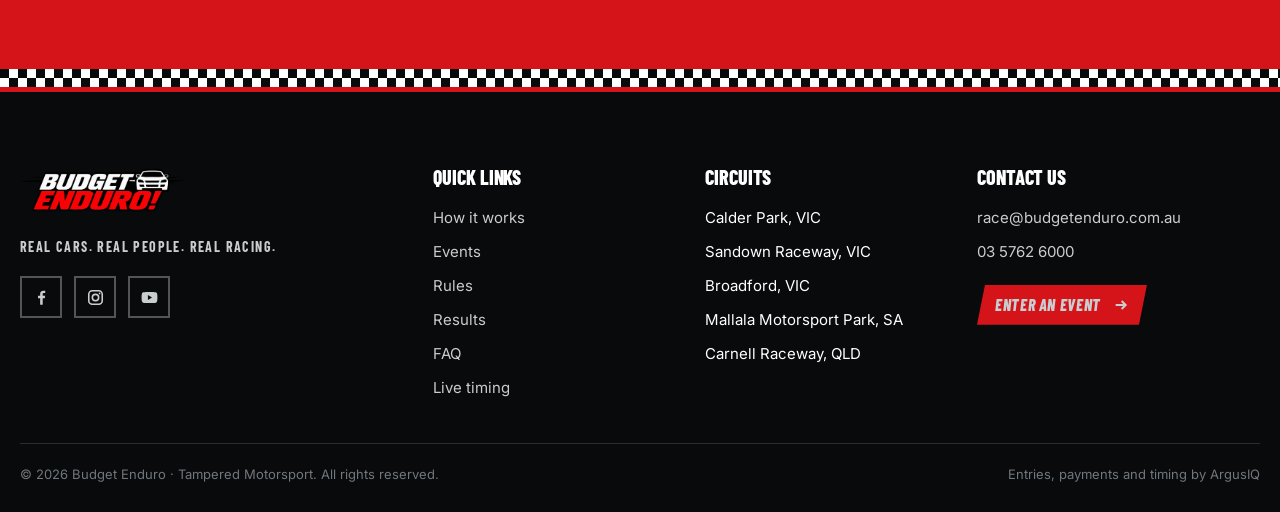
<file: faq.html>
<!DOCTYPE html>
<html lang="en-AU">
<head>
<meta charset="utf-8">
<meta name="viewport" content="width=device-width, initial-scale=1">
<title>FAQ &mdash; Budget Enduro</title>
<meta name="description" content="Common questions about entering Budget Enduro: cars, drivers, safety gear, licences and cost.">
<meta name="theme-color" content="#080A0B">
<meta property="og:title" content="FAQ &mdash; Budget Enduro">
<meta property="og:description" content="Common questions about entering Budget Enduro: cars, drivers, safety gear, licences and cost.">
<meta property="og:image" content="/assets/og.jpg">
<meta property="og:type" content="website">
<link rel="icon" href="/assets/favicon.png">
<link href="https://fonts.googleapis.com/css2?family=Barlow+Condensed:ital,wght@0,600;0,700;0,800;1,700;1,800&family=Inter:wght@400;500;600;700&display=swap" rel="stylesheet">
<link rel="stylesheet" href="/assets/be.css">
</head>
<body>
<header class="site-header">
  <div class="container header-inner">
    <a class="brand" href="/" aria-label="Budget Enduro home">
      <img src="/assets/be-logo.png" alt="Budget Enduro" width="900" height="286">
    </a>
    <button class="nav-toggle" id="navToggle" aria-expanded="false" aria-controls="siteNav">Menu</button>
    <nav class="site-nav" id="siteNav" aria-label="Main">
      <a href="/">Home</a>
      <a href="events">Events</a>
      <a href="how-it-works">How it works</a>
      <a href="rules">Rules</a>
      <a href="results">Results</a>
      <a href="gallery">Gallery</a>
      <a href="faq" class="is-active">FAQ</a>
      <a href="contact">Contact</a>
      <a class="btn btn-primary btn-sm" href="enter">Enter an event <svg viewBox="0 0 24 24" fill="none" stroke="currentColor" stroke-width="3" aria-hidden="true"><path d="M4 12h15M13 6l6 6-6 6"/></svg></a>
    </nav>
  </div>
</header>
<div class="page-head">
  <div class="container">
    <p class="crumb">Questions</p>
    <h1>Common questions</h1>
    <p>Still stuck? Email race@budgetenduro.com.au and a human will answer.</p>
  </div>
</div>
<section class="section section-white">
  <div class="container">
    <div class="faq">
      <details open><summary>What cars are eligible?</summary>
        <div class="answer">Mass-produced four-wheeled production cars originally built for the road,
          worth roughly $4,000 as a guide. Registration isn&rsquo;t required. Engine swaps, gearbox
          swaps and creative fabrication are all fine. Purpose-built race cars and high-dollar
          competition machinery are not.</div></details>
      <details><summary>How many drivers can enter?</summary>
        <div class="answer">Three drivers minimum, six maximum. Every driver is included in the team
          entry fee. Extra drivers can&rsquo;t be added once the event has started without Race
          Control&rsquo;s approval.</div></details>
      <details><summary>What safety equipment do I need?</summary>
        <div class="answer">A helmet to AS/NZS 1698, Snell or FIA standard, clothing covering neck to
          wrist to ankle in cotton or fire-retardant material, and fully enclosed leather footwear.
          Gloves, a balaclava and fire-retardant overalls are strongly recommended. Every car needs a
          working race radio.</div></details>
      <details><summary>Do I need a racing licence?</summary>
        <div class="answer">Drivers must hold whatever licence the event organiser and sanctioning body
          require for that round. The minimum age is fourteen on the day, and every driver must attend
          the compulsory briefing.</div></details>
      <details><summary>How much does it cost?</summary>
        <div class="answer">Entry starts from $1,000 for the whole team. Current rounds are $1,021,
          which works out around $170 each across six drivers. The exact fee is shown on each event
          when you go to <a href="enter">enter</a>.</div></details>
      <details><summary>Can beginners enter?</summary>
        <div class="answer">Yes &mdash; that&rsquo;s the whole point. Minimum lap times keep the pace
          sensible, and most teams are made up of people who&rsquo;ve never raced before. Reliability
          beats speed.</div></details>
      <details><summary>Where are events held?</summary>
        <div class="answer">Calder Park, Sandown Raceway and Broadford in Victoria, Mallala Motorsport
          Park in South Australia and Carnell Raceway in Queensland. See
          <a href="events">upcoming events</a>.</div></details>
      <details><summary>Is there a winner?</summary>
        <div class="answer">Officially, no. There&rsquo;s no race winner and no winner&rsquo;s trophy.
          Awards go to reliability, perseverance, team spirit, ingenuity and sportsmanship. The
          <a href="results">Hall of Fame</a> records who completed the most laps at each
          round.</div></details>
      <details><summary>Where do I find the regulations?</summary>
        <div class="answer">The full twenty-one section regulations cover apparel, vehicle
          eligibility, minimum lap times, refuelling, penalties and awards.
          <a href="rules">Read them here</a>.</div></details>
    </div>
  </div>
</section>
<section class="cta-band">
  <div class="container cta-band-inner">
    <h2>Grab your mates. Find a car. Go racing.</h2>
    <a class="btn" href="enter">Enter an event <svg viewBox="0 0 24 24" fill="none" stroke="currentColor" stroke-width="3" aria-hidden="true"><path d="M4 12h15M13 6l6 6-6 6"/></svg></a>
  </div>
</section>
<div class="chequer" aria-hidden="true"></div>
<footer class="site-footer">
  <div class="container">
    <div class="foot-grid">
      <div>
        <img class="flogo" src="/assets/be-logo.png" alt="Budget Enduro" width="900" height="286">
        <p class="foot-tag">Real cars. Real people. Real racing.</p>
        <div class="socials">
          <a href="#" aria-label="Budget Enduro on Facebook"><svg viewBox="0 0 24 24" fill="currentColor" aria-hidden="true"><path d="M13.5 21v-8h2.7l.4-3.1h-3.1V7.9c0-.9.25-1.5 1.55-1.5h1.65V3.6c-.29-.04-1.27-.12-2.4-.12-2.38 0-4 1.45-4 4.11V9.9H7.6V13h2.7v8h3.2z"/></svg></a>
          <a href="#" aria-label="Budget Enduro on Instagram"><svg viewBox="0 0 24 24" fill="none" stroke="currentColor" stroke-width="2" aria-hidden="true"><rect x="3.5" y="3.5" width="17" height="17" rx="4.5"/><circle cx="12" cy="12" r="4"/><circle cx="17.2" cy="6.8" r="1.1" fill="currentColor" stroke="none"/></svg></a>
          <a href="#" aria-label="Budget Enduro on YouTube"><svg viewBox="0 0 24 24" fill="currentColor" aria-hidden="true"><path d="M22 12s0-3.2-.4-4.7a2.5 2.5 0 00-1.7-1.8C18.3 5 12 5 12 5s-6.3 0-7.9.5A2.5 2.5 0 002.4 7.3C2 8.8 2 12 2 12s0 3.2.4 4.7c.2.9.9 1.6 1.7 1.8 1.6.5 7.9.5 7.9.5s6.3 0 7.9-.5a2.5 2.5 0 001.7-1.8c.4-1.5.4-4.7.4-4.7zM10 15.2V8.8l5.2 3.2-5.2 3.2z"/></svg></a>
        </div>
      </div>
      <div>
        <h4>Quick links</h4>
        <ul>
          <li><a href="how-it-works">How it works</a></li>
          <li><a href="events">Events</a></li>
          <li><a href="rules">Rules</a></li>
          <li><a href="results">Results</a></li>
          <li><a href="faq">FAQ</a></li>
          <li><a href="https://timing.argusiq.io">Live timing</a></li>
        </ul>
      </div>
      <div>
        <h4>Circuits</h4>
        <ul>
          <li>Calder Park, VIC</li>
          <li>Sandown Raceway, VIC</li>
          <li>Broadford, VIC</li>
          <li>Mallala Motorsport Park, SA</li>
          <li>Carnell Raceway, QLD</li>
        </ul>
      </div>
      <div>
        <h4>Contact us</h4>
        <ul>
          <li><a href="mailto:race@budgetenduro.com.au">race@budgetenduro.com.au</a></li>
          <li><a href="tel:+61357626000">03 5762 6000</a></li>
        </ul>
        <a class="btn btn-primary btn-sm" style="margin-top:16px" href="enter">Enter an event <svg viewBox="0 0 24 24" fill="none" stroke="currentColor" stroke-width="3" aria-hidden="true"><path d="M4 12h15M13 6l6 6-6 6"/></svg></a>
      </div>
    </div>
    <div class="colophon">
      <span>&copy; 2026 Budget Enduro &middot; Tampered Motorsport. All rights reserved.</span>
      <span>Entries, payments and timing by <a href="https://www.argusiq.io">ArgusIQ</a></span>
    </div>
  </div>
</footer>

<div class="sticky-cta">
  <a class="btn btn-primary" href="enter">Enter an event <svg viewBox="0 0 24 24" fill="none" stroke="currentColor" stroke-width="3" aria-hidden="true"><path d="M4 12h15M13 6l6 6-6 6"/></svg></a>
</div>

<script src="/assets/venues.js"></script>
<script src="/assets/be.js"></script>
</body>
</html>
</file>
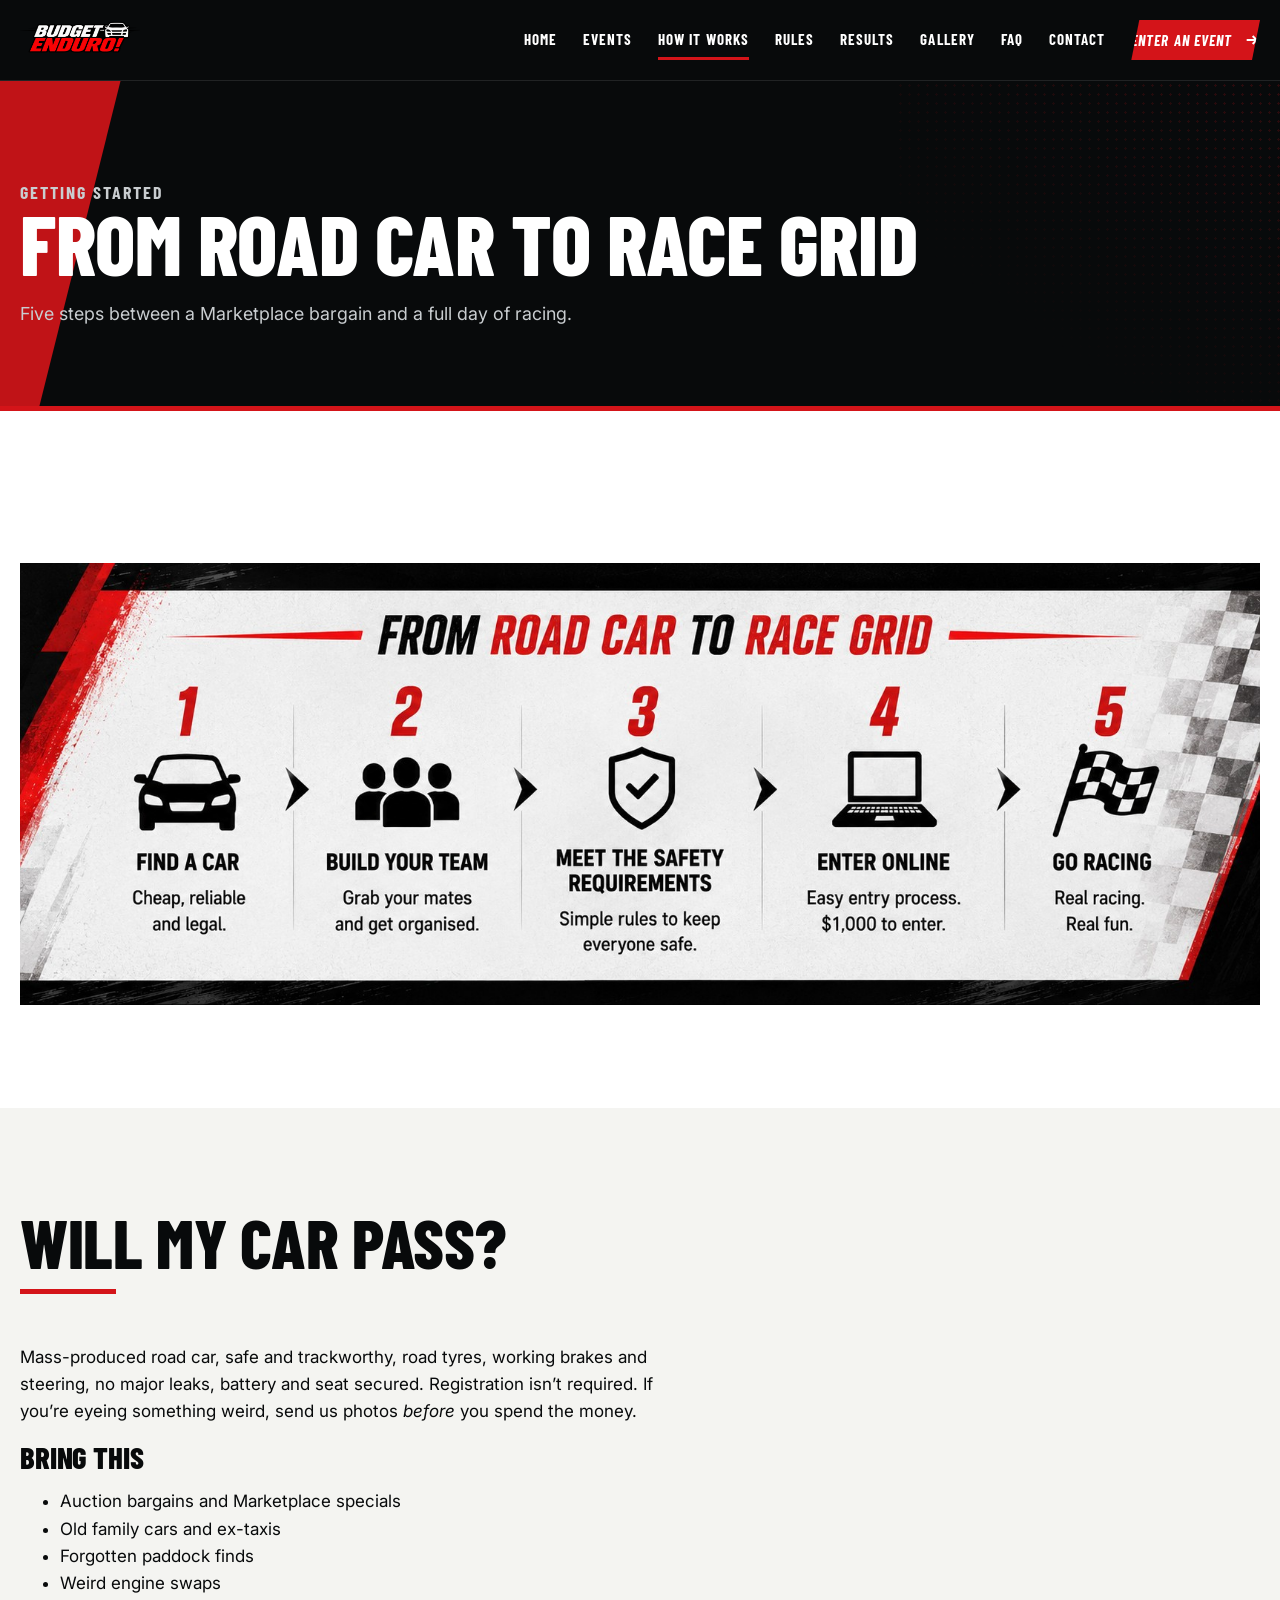
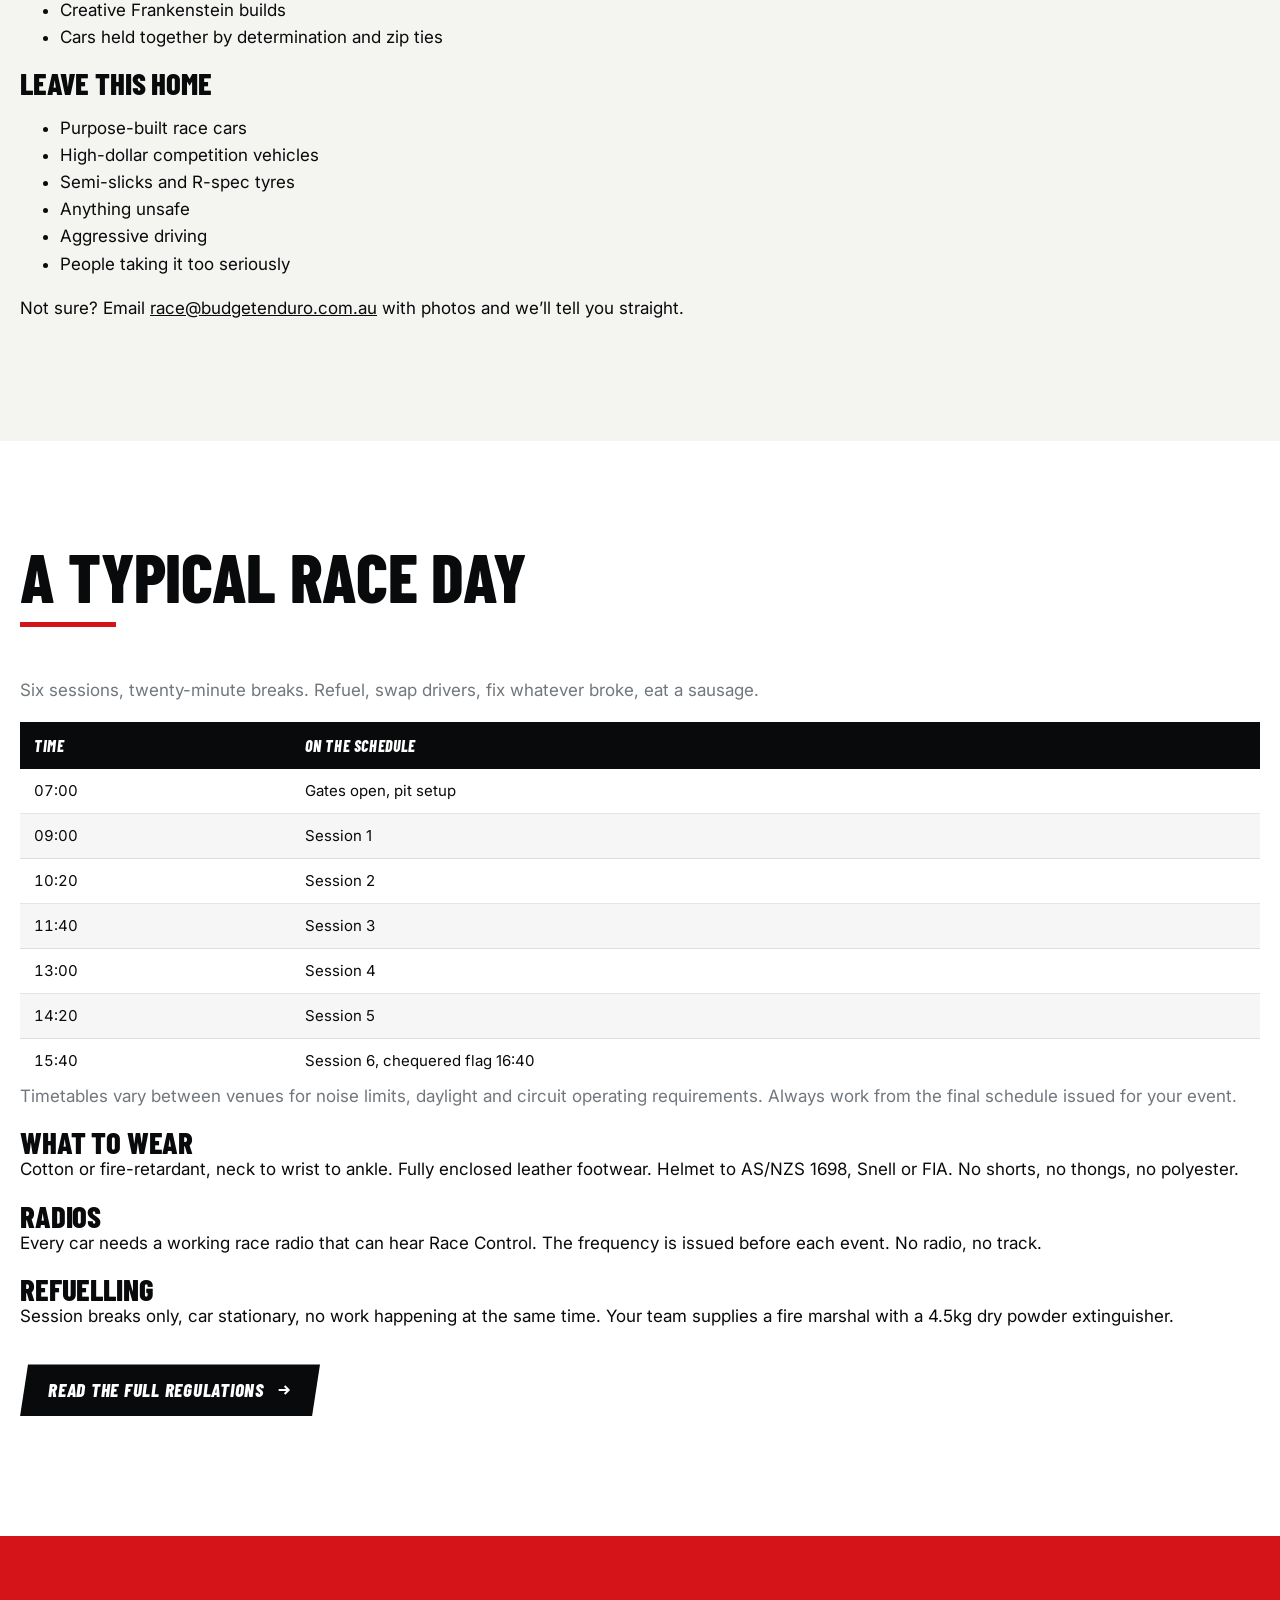
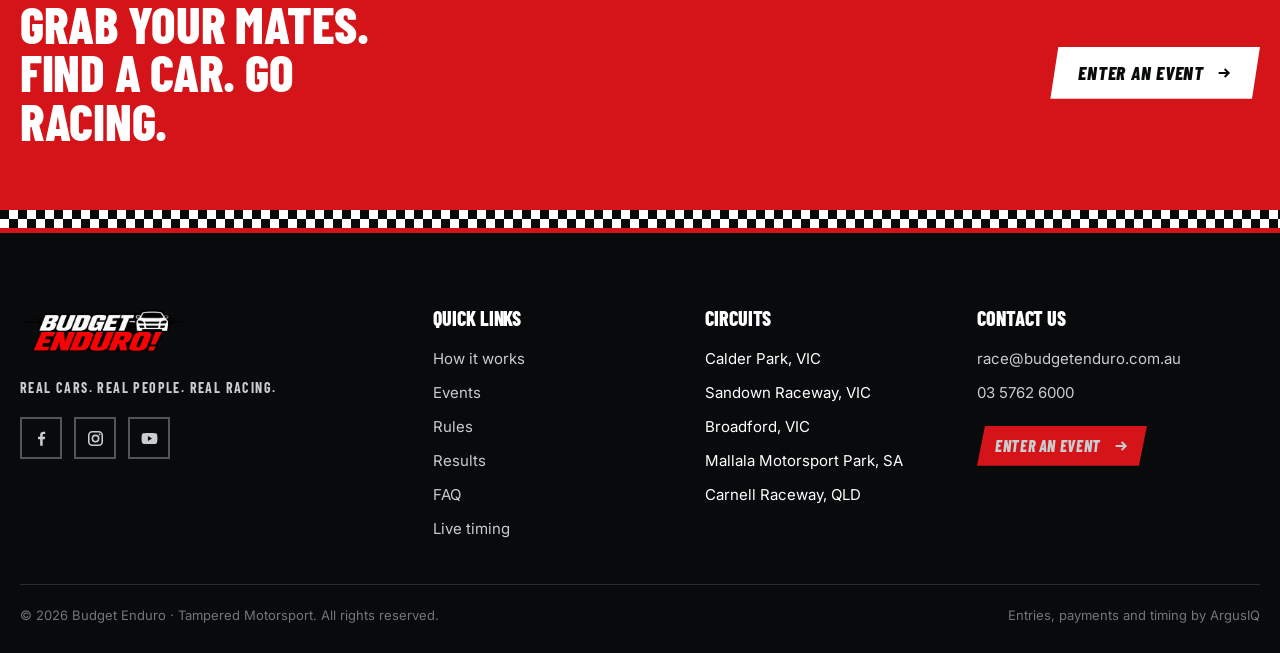
<file: how-it-works.html>
<!DOCTYPE html>
<html lang="en-AU">
<head>
<meta charset="utf-8">
<meta name="viewport" content="width=device-width, initial-scale=1">
<title>How it works &mdash; Budget Enduro</title>
<meta name="description" content="From road car to race grid. What you need, what it costs and what a race day looks like.">
<meta name="theme-color" content="#080A0B">
<meta property="og:title" content="How it works &mdash; Budget Enduro">
<meta property="og:description" content="From road car to race grid. What you need, what it costs and what a race day looks like.">
<meta property="og:image" content="/assets/og.jpg">
<meta property="og:type" content="website">
<link rel="icon" href="/assets/favicon.png">
<link href="https://fonts.googleapis.com/css2?family=Barlow+Condensed:ital,wght@0,600;0,700;0,800;1,700;1,800&family=Inter:wght@400;500;600;700&display=swap" rel="stylesheet">
<link rel="stylesheet" href="/assets/be.css">
</head>
<body>
<header class="site-header">
  <div class="container header-inner">
    <a class="brand" href="/" aria-label="Budget Enduro home">
      <img src="/assets/be-logo.png" alt="Budget Enduro" width="900" height="286">
    </a>
    <button class="nav-toggle" id="navToggle" aria-expanded="false" aria-controls="siteNav">Menu</button>
    <nav class="site-nav" id="siteNav" aria-label="Main">
      <a href="/">Home</a>
      <a href="events">Events</a>
      <a href="how-it-works" class="is-active">How it works</a>
      <a href="rules">Rules</a>
      <a href="results">Results</a>
      <a href="gallery">Gallery</a>
      <a href="faq">FAQ</a>
      <a href="contact">Contact</a>
      <a class="btn btn-primary btn-sm" href="enter">Enter an event <svg viewBox="0 0 24 24" fill="none" stroke="currentColor" stroke-width="3" aria-hidden="true"><path d="M4 12h15M13 6l6 6-6 6"/></svg></a>
    </nav>
  </div>
</header>
<div class="page-head">
  <div class="container">
    <p class="crumb">Getting started</p>
    <h1>From road car to race grid</h1>
    <p>Five steps between a Marketplace bargain and a full day of racing.</p>
  </div>
</div>
<section class="section section-white">
  <div class="container">
    <img class="hiw-art" src="/assets/how-it-works.jpg" width="1672" height="596"
      alt="From road car to race grid in five steps. One, find a car &mdash; cheap, reliable and legal. Two, build your team &mdash; grab your mates and get organised. Three, meet the safety requirements &mdash; simple rules to keep everyone safe. Four, enter online &mdash; easy entry process, $1,000 to enter. Five, go racing &mdash; real racing, real fun.">
    <div class="steps hiw-steps">
      <div class="step"><div class="step-n">1</div>
        <svg viewBox="0 0 24 24" fill="none" stroke="currentColor" stroke-width="1.7" aria-hidden="true"><path d="M3 13l2-5.5A2 2 0 017 6h10a2 2 0 011.9 1.5L21 13v5h-3v-2H6v2H3v-5z"/><circle cx="7.5" cy="15.5" r="1.2"/><circle cx="16.5" cy="15.5" r="1.2"/></svg>
        <h3>Find a car</h3><p>Cheap, reliable and legal. Marketplace bargains, auction finds and old family cars.</p></div>
      <div class="step"><div class="step-n">2</div>
        <svg viewBox="0 0 24 24" fill="none" stroke="currentColor" stroke-width="1.7" aria-hidden="true"><circle cx="9" cy="8" r="3"/><circle cx="17" cy="9.5" r="2.3"/><path d="M3 19c0-3.3 2.7-5 6-5s6 1.7 6 5M16 14.5c2.8.2 5 1.8 5 4.5"/></svg>
        <h3>Build your team</h3><p>Three to six drivers. Grab your mates and get organised.</p></div>
      <div class="step"><div class="step-n">3</div>
        <svg viewBox="0 0 24 24" fill="none" stroke="currentColor" stroke-width="1.7" aria-hidden="true"><path d="M12 3l7 3v5.5c0 4.4-2.9 7.9-7 9.5-4.1-1.6-7-5.1-7-9.5V6l7-3z"/><path d="M9 12l2.2 2.2L15.5 10"/></svg>
        <h3>Meet the safety requirements</h3><p>Simple rules to keep everyone safe. Helmet, cotton, boots and a sound car.</p></div>
      <div class="step"><div class="step-n">4</div>
        <svg viewBox="0 0 24 24" fill="none" stroke="currentColor" stroke-width="1.7" aria-hidden="true"><rect x="3" y="5" width="18" height="12" rx="1"/><path d="M2 20h20"/></svg>
        <h3>Enter online</h3><p>Easy entry process. Entry from $1,000 for the whole team.</p></div>
      <div class="step"><div class="step-n">5</div>
        <svg viewBox="0 0 24 24" fill="none" stroke="currentColor" stroke-width="1.7" aria-hidden="true"><path d="M5 3v18"/><path d="M5 4h14v9H5z"/></svg>
        <h3>Go racing</h3><p>Real racing. Real fun. Six hours of track time in one day.</p></div>
    </div>
  </div>
</section>

<section class="section section-light">
  <div class="container">
    <div class="sec-head"><div><h2>Will my car pass?</h2><div class="red-rule"></div></div></div>
    <p style="max-width:58ch">Mass-produced road car, safe and trackworthy, road tyres, working brakes
      and steering, no major leaks, battery and seat secured. Registration isn&rsquo;t required. If
      you&rsquo;re eyeing something weird, send us photos <em>before</em> you spend the money.</p>

    <div class="two">
      <div class="col yes">
        <h3>Bring this</h3>
        <ul>
          <li>Auction bargains and Marketplace specials</li>
          <li>Old family cars and ex-taxis</li>
          <li>Forgotten paddock finds</li>
          <li>Weird engine swaps</li>
          <li>Creative Frankenstein builds</li>
          <li>Cars held together by determination and zip ties</li>
        </ul>
      </div>
      <div class="col no">
        <h3>Leave this home</h3>
        <ul>
          <li>Purpose-built race cars</li>
          <li>High-dollar competition vehicles</li>
          <li>Semi-slicks and R-spec tyres</li>
          <li>Anything unsafe</li>
          <li>Aggressive driving</li>
          <li>People taking it too seriously</li>
        </ul>
      </div>
    </div>
    <p class="note">Not sure? Email <a href="mailto:race@budgetenduro.com.au">race@budgetenduro.com.au</a>
      with photos and we&rsquo;ll tell you straight.</p>
  </div>
</section>

<section class="section section-white">
  <div class="container">
    <div class="sec-head"><div><h2>A typical race day</h2><div class="red-rule"></div></div></div>
    <div class="rules-grid">
      <div>
        <p class="muted">Six sessions, twenty-minute breaks. Refuel, swap drivers, fix whatever broke,
          eat a sausage.</p>
        <div class="scroller"><table>
          <thead><tr><th>Time</th><th>On the schedule</th></tr></thead>
          <tbody>
            <tr><td>07:00</td><td>Gates open, pit setup</td></tr>
            <tr><td>09:00</td><td>Session 1</td></tr>
            <tr><td>10:20</td><td>Session 2</td></tr>
            <tr><td>11:40</td><td>Session 3</td></tr>
            <tr><td>13:00</td><td>Session 4</td></tr>
            <tr><td>14:20</td><td>Session 5</td></tr>
            <tr><td>15:40</td><td>Session 6, chequered flag 16:40</td></tr>
          </tbody>
        </table></div>
      </div>
      <div>
        <p class="muted">Timetables vary between venues for noise limits, daylight and circuit
          operating requirements. Always work from the final schedule issued for your event.</p>
        <div class="cards" style="grid-template-columns:1fr">
          <div class="card">
            <h3>What to wear</h3>
            <p>Cotton or fire-retardant, neck to wrist to ankle. Fully enclosed leather footwear.
              Helmet to AS/NZS 1698, Snell or FIA. No shorts, no thongs, no polyester.</p>
          </div>
          <div class="card">
            <h3>Radios</h3>
            <p>Every car needs a working race radio that can hear Race Control. The frequency is
              issued before each event. No radio, no track.</p>
          </div>
          <div class="card">
            <h3>Refuelling</h3>
            <p>Session breaks only, car stationary, no work happening at the same time. Your team
              supplies a fire marshal with a 4.5kg dry powder extinguisher.</p>
          </div>
        </div>
      </div>
    </div>
    <p style="margin-top:34px"><a class="btn btn-dark" href="rules">Read the full regulations <svg viewBox="0 0 24 24" fill="none" stroke="currentColor" stroke-width="3" aria-hidden="true"><path d="M4 12h15M13 6l6 6-6 6"/></svg></a></p>
  </div>
</section>
<section class="cta-band">
  <div class="container cta-band-inner">
    <h2>Grab your mates. Find a car. Go racing.</h2>
    <a class="btn" href="enter">Enter an event <svg viewBox="0 0 24 24" fill="none" stroke="currentColor" stroke-width="3" aria-hidden="true"><path d="M4 12h15M13 6l6 6-6 6"/></svg></a>
  </div>
</section>
<div class="chequer" aria-hidden="true"></div>
<footer class="site-footer">
  <div class="container">
    <div class="foot-grid">
      <div>
        <img class="flogo" src="/assets/be-logo.png" alt="Budget Enduro" width="900" height="286">
        <p class="foot-tag">Real cars. Real people. Real racing.</p>
        <div class="socials">
          <a href="#" aria-label="Budget Enduro on Facebook"><svg viewBox="0 0 24 24" fill="currentColor" aria-hidden="true"><path d="M13.5 21v-8h2.7l.4-3.1h-3.1V7.9c0-.9.25-1.5 1.55-1.5h1.65V3.6c-.29-.04-1.27-.12-2.4-.12-2.38 0-4 1.45-4 4.11V9.9H7.6V13h2.7v8h3.2z"/></svg></a>
          <a href="#" aria-label="Budget Enduro on Instagram"><svg viewBox="0 0 24 24" fill="none" stroke="currentColor" stroke-width="2" aria-hidden="true"><rect x="3.5" y="3.5" width="17" height="17" rx="4.5"/><circle cx="12" cy="12" r="4"/><circle cx="17.2" cy="6.8" r="1.1" fill="currentColor" stroke="none"/></svg></a>
          <a href="#" aria-label="Budget Enduro on YouTube"><svg viewBox="0 0 24 24" fill="currentColor" aria-hidden="true"><path d="M22 12s0-3.2-.4-4.7a2.5 2.5 0 00-1.7-1.8C18.3 5 12 5 12 5s-6.3 0-7.9.5A2.5 2.5 0 002.4 7.3C2 8.8 2 12 2 12s0 3.2.4 4.7c.2.9.9 1.6 1.7 1.8 1.6.5 7.9.5 7.9.5s6.3 0 7.9-.5a2.5 2.5 0 001.7-1.8c.4-1.5.4-4.7.4-4.7zM10 15.2V8.8l5.2 3.2-5.2 3.2z"/></svg></a>
        </div>
      </div>
      <div>
        <h4>Quick links</h4>
        <ul>
          <li><a href="how-it-works">How it works</a></li>
          <li><a href="events">Events</a></li>
          <li><a href="rules">Rules</a></li>
          <li><a href="results">Results</a></li>
          <li><a href="faq">FAQ</a></li>
          <li><a href="https://timing.argusiq.io">Live timing</a></li>
        </ul>
      </div>
      <div>
        <h4>Circuits</h4>
        <ul>
          <li>Calder Park, VIC</li>
          <li>Sandown Raceway, VIC</li>
          <li>Broadford, VIC</li>
          <li>Mallala Motorsport Park, SA</li>
          <li>Carnell Raceway, QLD</li>
        </ul>
      </div>
      <div>
        <h4>Contact us</h4>
        <ul>
          <li><a href="mailto:race@budgetenduro.com.au">race@budgetenduro.com.au</a></li>
          <li><a href="tel:+61357626000">03 5762 6000</a></li>
        </ul>
        <a class="btn btn-primary btn-sm" style="margin-top:16px" href="enter">Enter an event <svg viewBox="0 0 24 24" fill="none" stroke="currentColor" stroke-width="3" aria-hidden="true"><path d="M4 12h15M13 6l6 6-6 6"/></svg></a>
      </div>
    </div>
    <div class="colophon">
      <span>&copy; 2026 Budget Enduro &middot; Tampered Motorsport. All rights reserved.</span>
      <span>Entries, payments and timing by <a href="https://www.argusiq.io">ArgusIQ</a></span>
    </div>
  </div>
</footer>

<div class="sticky-cta">
  <a class="btn btn-primary" href="enter">Enter an event <svg viewBox="0 0 24 24" fill="none" stroke="currentColor" stroke-width="3" aria-hidden="true"><path d="M4 12h15M13 6l6 6-6 6"/></svg></a>
</div>

<script src="/assets/venues.js"></script>
<script src="/assets/be.js"></script>
</body>
</html>
</file>
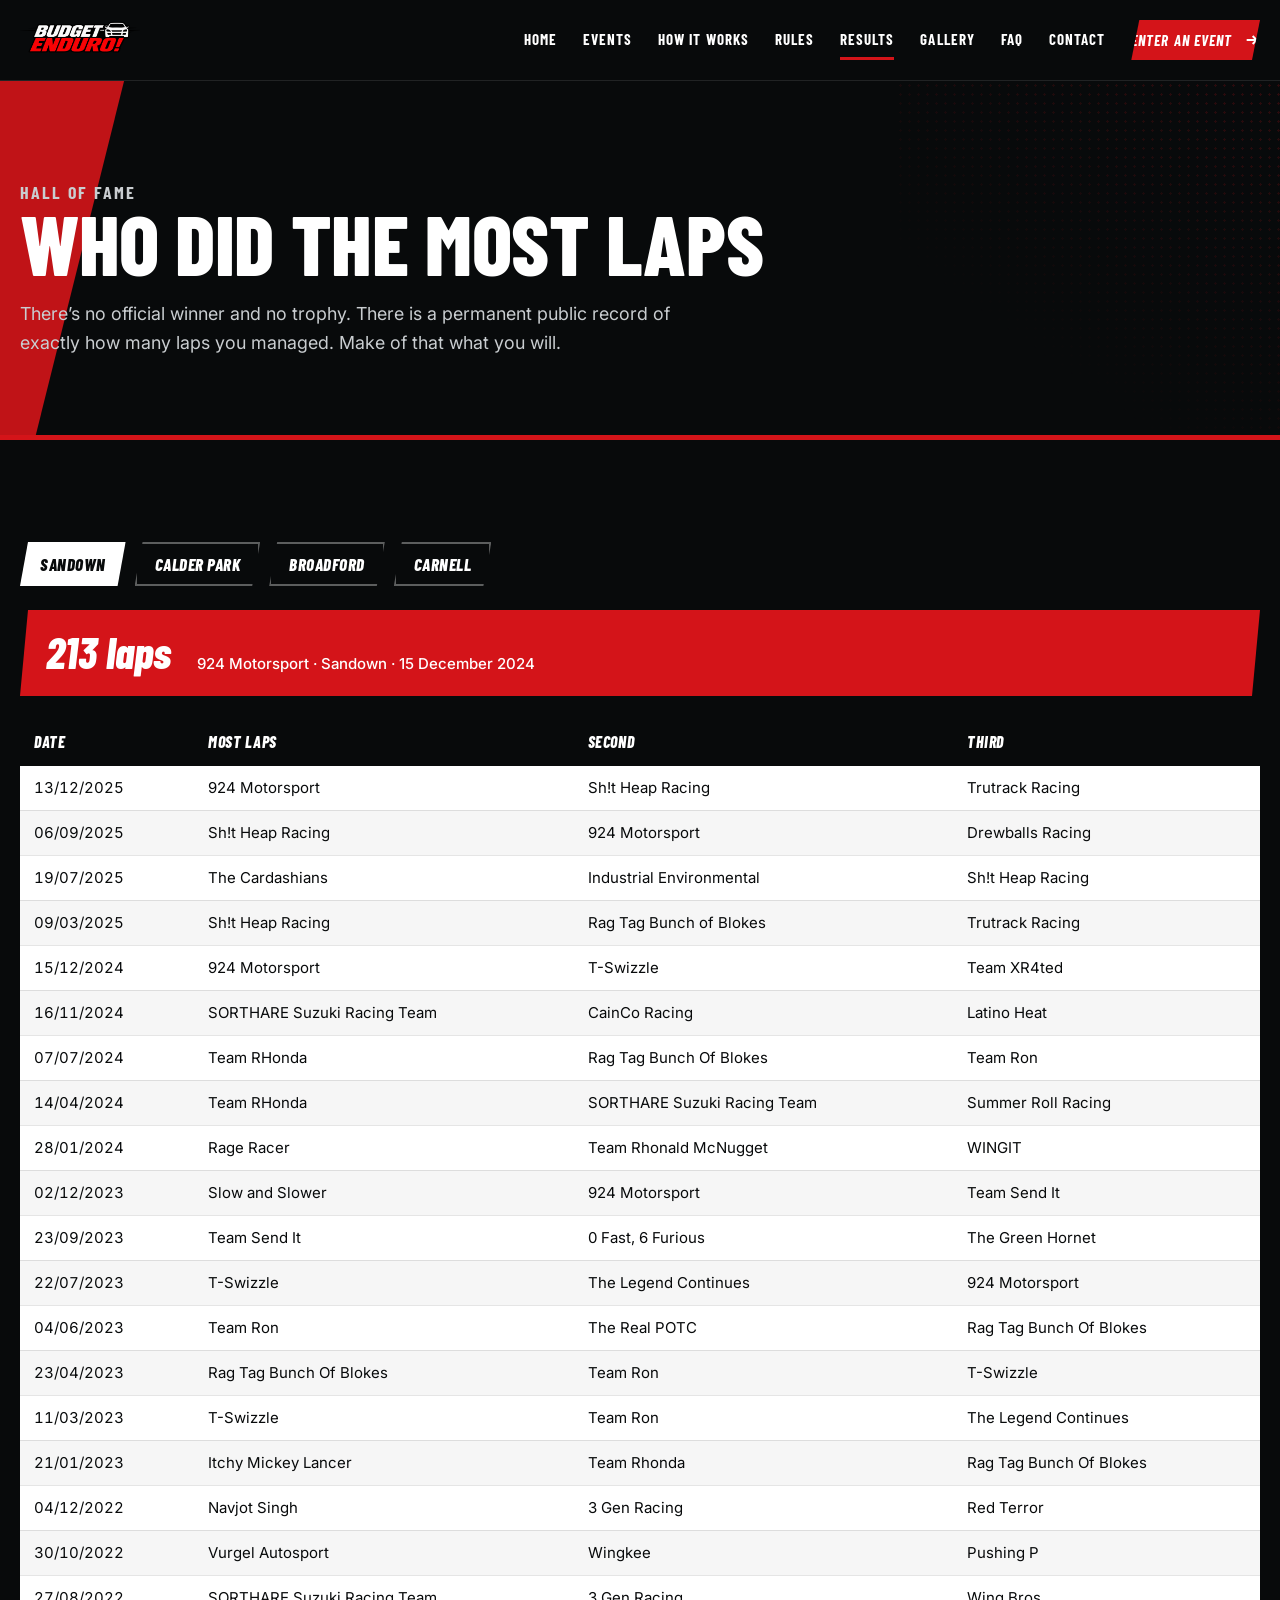
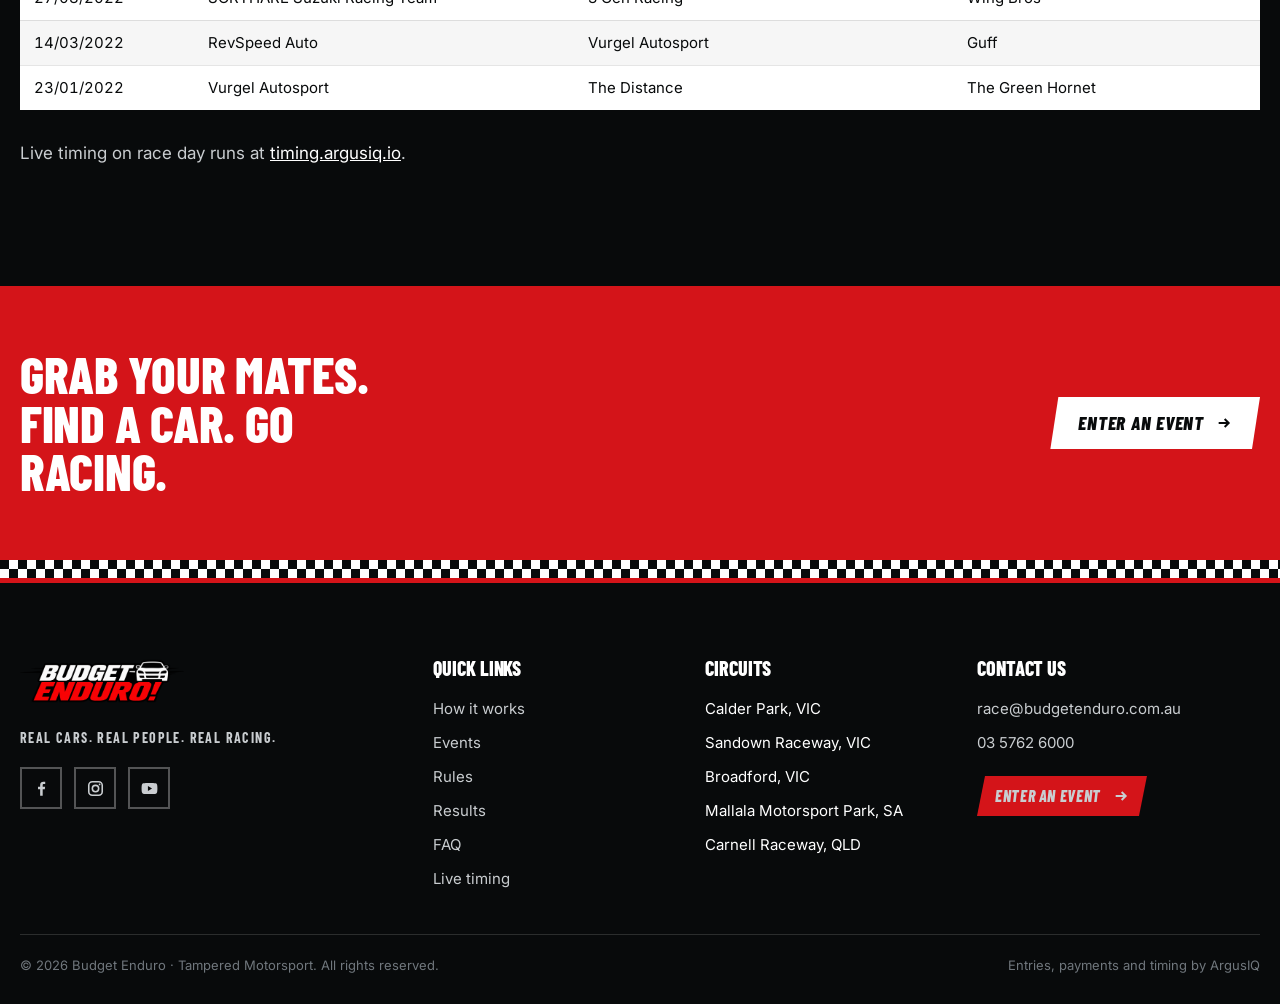
<file: results.html>
<!DOCTYPE html>
<html lang="en-AU">
<head>
<meta charset="utf-8">
<meta name="viewport" content="width=device-width, initial-scale=1">
<title>Results &amp; Hall of Fame &mdash; Budget Enduro</title>
<meta name="description" content="Who did the most laps at every Budget Enduro round, by circuit.">
<meta name="theme-color" content="#080A0B">
<meta property="og:title" content="Results &amp; Hall of Fame &mdash; Budget Enduro">
<meta property="og:description" content="Who did the most laps at every Budget Enduro round, by circuit.">
<meta property="og:image" content="/assets/og.jpg">
<meta property="og:type" content="website">
<link rel="icon" href="/assets/favicon.png">
<link href="https://fonts.googleapis.com/css2?family=Barlow+Condensed:ital,wght@0,600;0,700;0,800;1,700;1,800&family=Inter:wght@400;500;600;700&display=swap" rel="stylesheet">
<link rel="stylesheet" href="/assets/be.css">
</head>
<body>
<header class="site-header">
  <div class="container header-inner">
    <a class="brand" href="/" aria-label="Budget Enduro home">
      <img src="/assets/be-logo.png" alt="Budget Enduro" width="900" height="286">
    </a>
    <button class="nav-toggle" id="navToggle" aria-expanded="false" aria-controls="siteNav">Menu</button>
    <nav class="site-nav" id="siteNav" aria-label="Main">
      <a href="/">Home</a>
      <a href="events">Events</a>
      <a href="how-it-works">How it works</a>
      <a href="rules">Rules</a>
      <a href="results" class="is-active">Results</a>
      <a href="gallery">Gallery</a>
      <a href="faq">FAQ</a>
      <a href="contact">Contact</a>
      <a class="btn btn-primary btn-sm" href="enter">Enter an event <svg viewBox="0 0 24 24" fill="none" stroke="currentColor" stroke-width="3" aria-hidden="true"><path d="M4 12h15M13 6l6 6-6 6"/></svg></a>
    </nav>
  </div>
</header>
<div class="page-head">
  <div class="container">
    <p class="crumb">Hall of Fame</p>
    <h1>Who did the most laps</h1>
    <p>There&rsquo;s no official winner and no trophy. There is a permanent public record of exactly how many laps you managed. Make of that what you will.</p>
  </div>
</div>
<section class="section section-dark">
  <div class="container">
   <div id="hofRoot">
    <div class="venues" role="tablist" aria-label="Choose a circuit">
      <button role="tab" aria-selected="true"  data-pane="sandown">Sandown</button>
      <button role="tab" aria-selected="false" data-pane="calder">Calder Park</button>
      <button role="tab" aria-selected="false" data-pane="broadford">Broadford</button>
      <button role="tab" aria-selected="false" data-pane="carnell">Carnell</button>
    </div>

    <div class="pane" id="pane-sandown">
      <div class="record"><b>213 laps</b><span>924 Motorsport &middot; Sandown &middot; 15 December 2024</span></div>
      <div class="scroller"><table>
        <thead><tr><th>Date</th><th>Most laps</th><th>Second</th><th>Third</th></tr></thead>
        <tbody>
          <tr><td>13/12/2025</td><td>924 Motorsport</td><td>Sh!t Heap Racing</td><td>Trutrack Racing</td></tr>
          <tr><td>06/09/2025</td><td>Sh!t Heap Racing</td><td>924 Motorsport</td><td>Drewballs Racing</td></tr>
          <tr><td>19/07/2025</td><td>The Cardashians</td><td>Industrial Environmental</td><td>Sh!t Heap Racing</td></tr>
          <tr><td>09/03/2025</td><td>Sh!t Heap Racing</td><td>Rag Tag Bunch of Blokes</td><td>Trutrack Racing</td></tr>
          <tr><td>15/12/2024</td><td>924 Motorsport</td><td>T-Swizzle</td><td>Team XR4ted</td></tr>
          <tr><td>16/11/2024</td><td>SORTHARE Suzuki Racing Team</td><td>CainCo Racing</td><td>Latino Heat</td></tr>
          <tr><td>07/07/2024</td><td>Team RHonda</td><td>Rag Tag Bunch Of Blokes</td><td>Team Ron</td></tr>
          <tr><td>14/04/2024</td><td>Team RHonda</td><td>SORTHARE Suzuki Racing Team</td><td>Summer Roll Racing</td></tr>
          <tr><td>28/01/2024</td><td>Rage Racer</td><td>Team Rhonald McNugget</td><td>WINGIT</td></tr>
          <tr><td>02/12/2023</td><td>Slow and Slower</td><td>924 Motorsport</td><td>Team Send It</td></tr>
          <tr><td>23/09/2023</td><td>Team Send It</td><td>0 Fast, 6 Furious</td><td>The Green Hornet</td></tr>
          <tr><td>22/07/2023</td><td>T-Swizzle</td><td>The Legend Continues</td><td>924 Motorsport</td></tr>
          <tr><td>04/06/2023</td><td>Team Ron</td><td>The Real POTC</td><td>Rag Tag Bunch Of Blokes</td></tr>
          <tr><td>23/04/2023</td><td>Rag Tag Bunch Of Blokes</td><td>Team Ron</td><td>T-Swizzle</td></tr>
          <tr><td>11/03/2023</td><td>T-Swizzle</td><td>Team Ron</td><td>The Legend Continues</td></tr>
          <tr><td>21/01/2023</td><td>Itchy Mickey Lancer</td><td>Team Rhonda</td><td>Rag Tag Bunch Of Blokes</td></tr>
          <tr><td>04/12/2022</td><td>Navjot Singh</td><td>3 Gen Racing</td><td>Red Terror</td></tr>
          <tr><td>30/10/2022</td><td>Vurgel Autosport</td><td>Wingkee</td><td>Pushing P</td></tr>
          <tr><td>27/08/2022</td><td>SORTHARE Suzuki Racing Team</td><td>3 Gen Racing</td><td>Wing Bros</td></tr>
          <tr><td>14/03/2022</td><td>RevSpeed Auto</td><td>Vurgel Autosport</td><td>Guff</td></tr>
          <tr><td>23/01/2022</td><td>Vurgel Autosport</td><td>The Distance</td><td>The Green Hornet</td></tr>
        </tbody>
      </table></div>
    </div>

    <div class="pane" id="pane-calder" hidden>
      <div class="record"><b>252 laps</b><span>Team Send It &middot; Calder Park &middot; 6 April 2025</span></div>
      <div class="scroller"><table>
        <thead><tr><th>Date</th><th>Most laps</th><th>Second</th><th>Third</th></tr></thead>
        <tbody>
          <tr><td>09/08/2026</td><td>Team RHonda</td><td>924 Motorsport</td><td>Sh!t Heap Racing</td></tr>
          <tr><td>05/07/2026</td><td>Sh!t Heap Racing</td><td>Team RHonda</td><td>Gooses Fast Flock</td></tr>
          <tr><td>26/04/2026</td><td>Team RHonda</td><td>924 Motorsport</td><td>Bavarian Missionary Workers</td></tr>
          <tr><td>09/06/2025</td><td>Team RHonda</td><td>Team Send It</td><td>Sh!t Heap Racing</td></tr>
          <tr><td>06/04/2025</td><td>Team Send It</td><td>CainCo Racing</td><td>Sh!t Heap Racing</td></tr>
        </tbody>
      </table></div>
    </div>

    <div class="pane" id="pane-broadford" hidden>
      <div class="record"><b>283 laps</b><span>Summer Roll Racing &middot; Broadford &middot; 9 June 2024</span></div>
      <div class="scroller"><table>
        <thead><tr><th>Date</th><th>Most laps</th><th>Second</th><th>Third</th></tr></thead>
        <tbody>
          <tr><td>09/06/2024</td><td>Summer Roll Racing</td><td>Trutrack Racing</td><td>924 Motorsport</td></tr>
        </tbody>
      </table></div>
    </div>

    <div class="pane" id="pane-carnell" hidden>
      <div class="record"><b>474 laps</b><span>Team Travis &middot; Carnell &middot; 22 October 2023</span></div>
      <div class="scroller"><table>
        <thead><tr><th>Date</th><th>Most laps</th><th>Second</th><th>Third</th></tr></thead>
        <tbody>
          <tr><td>18/02/2024</td><td>Lelax Racing</td><td>The Legend Continues</td><td>Herbie</td></tr>
          <tr><td>22/10/2023</td><td>Team Travis</td><td>Top Notch Racing</td><td>Da Boyz</td></tr>
        </tbody>
      </table></div>
    </div>
   </div>

    <p class="muted" style="margin-top:30px">Live timing on race day runs at
      <a href="https://timing.argusiq.io" style="color:#fff">timing.argusiq.io</a>.</p>
  </div>
</section>
<section class="cta-band">
  <div class="container cta-band-inner">
    <h2>Grab your mates. Find a car. Go racing.</h2>
    <a class="btn" href="enter">Enter an event <svg viewBox="0 0 24 24" fill="none" stroke="currentColor" stroke-width="3" aria-hidden="true"><path d="M4 12h15M13 6l6 6-6 6"/></svg></a>
  </div>
</section>
<div class="chequer" aria-hidden="true"></div>
<footer class="site-footer">
  <div class="container">
    <div class="foot-grid">
      <div>
        <img class="flogo" src="/assets/be-logo.png" alt="Budget Enduro" width="900" height="286">
        <p class="foot-tag">Real cars. Real people. Real racing.</p>
        <div class="socials">
          <a href="#" aria-label="Budget Enduro on Facebook"><svg viewBox="0 0 24 24" fill="currentColor" aria-hidden="true"><path d="M13.5 21v-8h2.7l.4-3.1h-3.1V7.9c0-.9.25-1.5 1.55-1.5h1.65V3.6c-.29-.04-1.27-.12-2.4-.12-2.38 0-4 1.45-4 4.11V9.9H7.6V13h2.7v8h3.2z"/></svg></a>
          <a href="#" aria-label="Budget Enduro on Instagram"><svg viewBox="0 0 24 24" fill="none" stroke="currentColor" stroke-width="2" aria-hidden="true"><rect x="3.5" y="3.5" width="17" height="17" rx="4.5"/><circle cx="12" cy="12" r="4"/><circle cx="17.2" cy="6.8" r="1.1" fill="currentColor" stroke="none"/></svg></a>
          <a href="#" aria-label="Budget Enduro on YouTube"><svg viewBox="0 0 24 24" fill="currentColor" aria-hidden="true"><path d="M22 12s0-3.2-.4-4.7a2.5 2.5 0 00-1.7-1.8C18.3 5 12 5 12 5s-6.3 0-7.9.5A2.5 2.5 0 002.4 7.3C2 8.8 2 12 2 12s0 3.2.4 4.7c.2.9.9 1.6 1.7 1.8 1.6.5 7.9.5 7.9.5s6.3 0 7.9-.5a2.5 2.5 0 001.7-1.8c.4-1.5.4-4.7.4-4.7zM10 15.2V8.8l5.2 3.2-5.2 3.2z"/></svg></a>
        </div>
      </div>
      <div>
        <h4>Quick links</h4>
        <ul>
          <li><a href="how-it-works">How it works</a></li>
          <li><a href="events">Events</a></li>
          <li><a href="rules">Rules</a></li>
          <li><a href="results">Results</a></li>
          <li><a href="faq">FAQ</a></li>
          <li><a href="https://timing.argusiq.io">Live timing</a></li>
        </ul>
      </div>
      <div>
        <h4>Circuits</h4>
        <ul>
          <li>Calder Park, VIC</li>
          <li>Sandown Raceway, VIC</li>
          <li>Broadford, VIC</li>
          <li>Mallala Motorsport Park, SA</li>
          <li>Carnell Raceway, QLD</li>
        </ul>
      </div>
      <div>
        <h4>Contact us</h4>
        <ul>
          <li><a href="mailto:race@budgetenduro.com.au">race@budgetenduro.com.au</a></li>
          <li><a href="tel:+61357626000">03 5762 6000</a></li>
        </ul>
        <a class="btn btn-primary btn-sm" style="margin-top:16px" href="enter">Enter an event <svg viewBox="0 0 24 24" fill="none" stroke="currentColor" stroke-width="3" aria-hidden="true"><path d="M4 12h15M13 6l6 6-6 6"/></svg></a>
      </div>
    </div>
    <div class="colophon">
      <span>&copy; 2026 Budget Enduro &middot; Tampered Motorsport. All rights reserved.</span>
      <span>Entries, payments and timing by <a href="https://www.argusiq.io">ArgusIQ</a></span>
    </div>
  </div>
</footer>

<div class="sticky-cta">
  <a class="btn btn-primary" href="enter">Enter an event <svg viewBox="0 0 24 24" fill="none" stroke="currentColor" stroke-width="3" aria-hidden="true"><path d="M4 12h15M13 6l6 6-6 6"/></svg></a>
</div>

<script src="/assets/venues.js"></script>
<script src="/assets/be.js"></script>
</body>
</html>
</file>
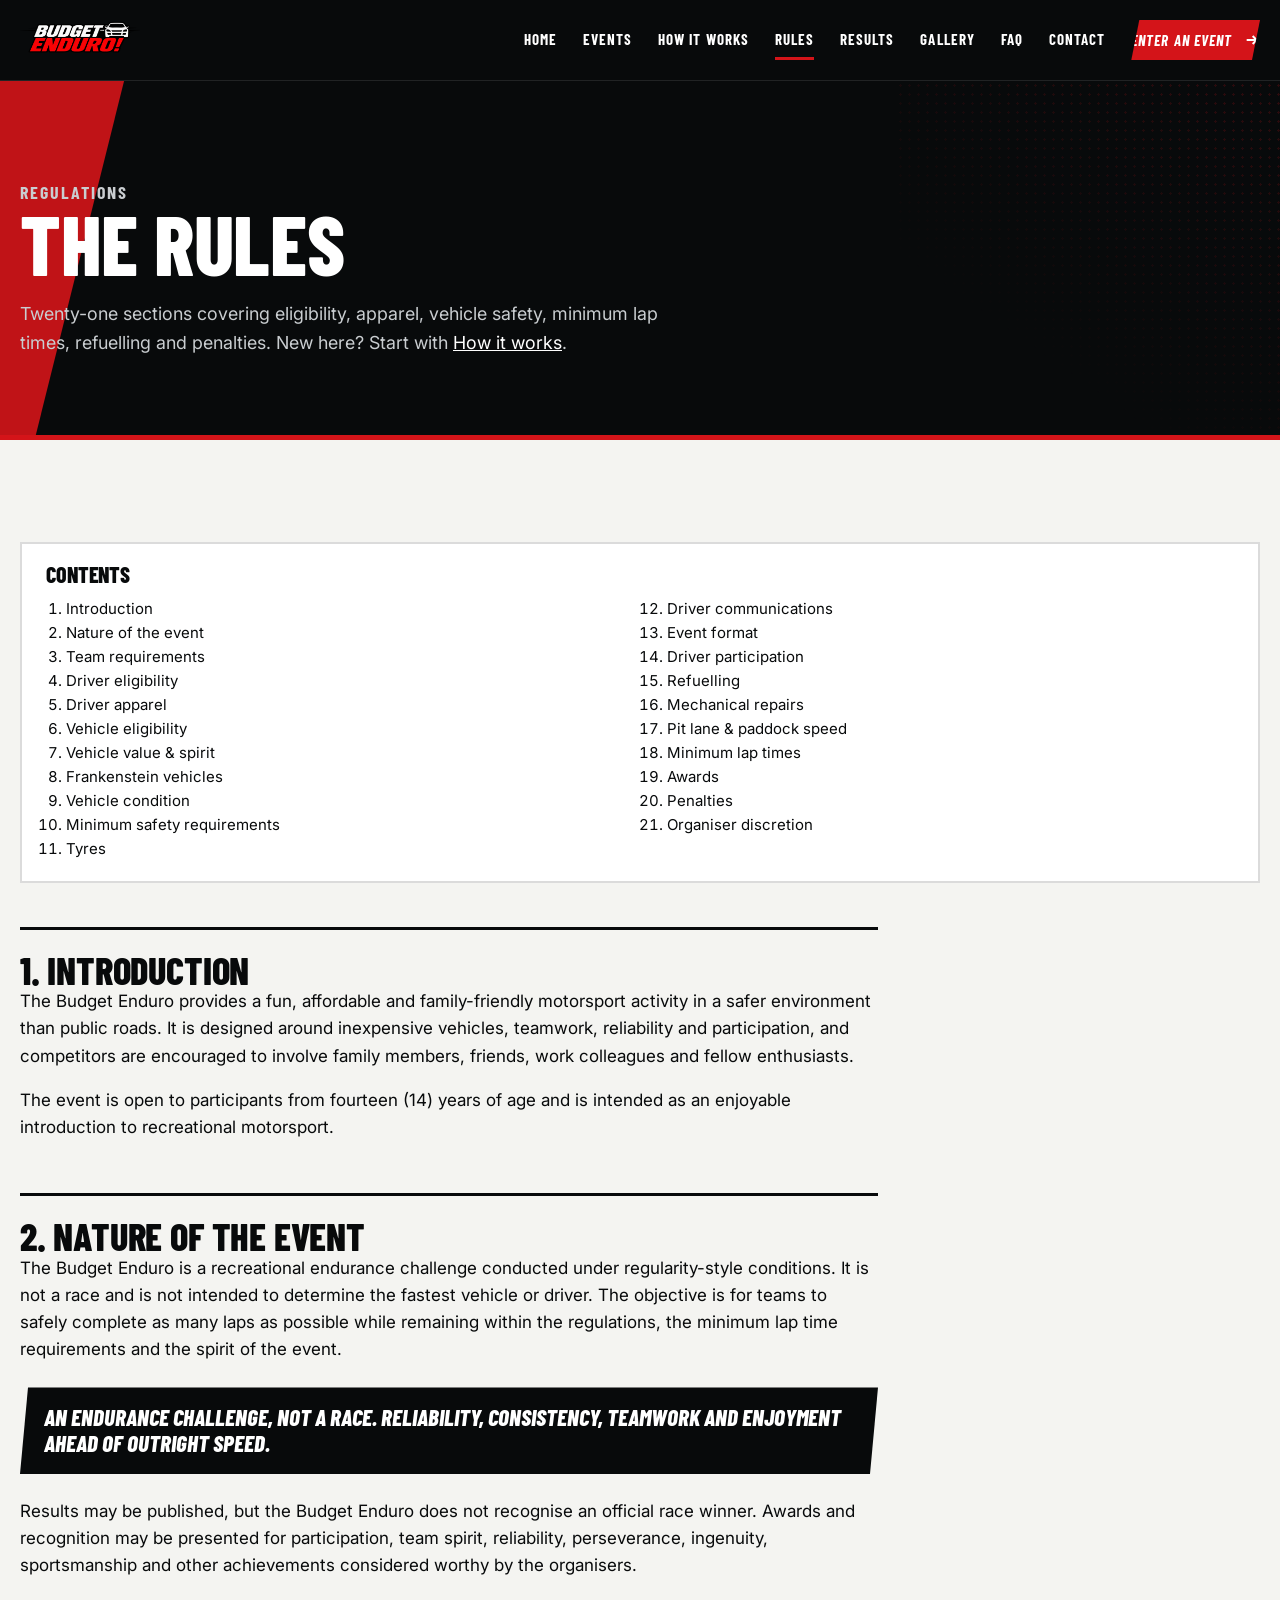
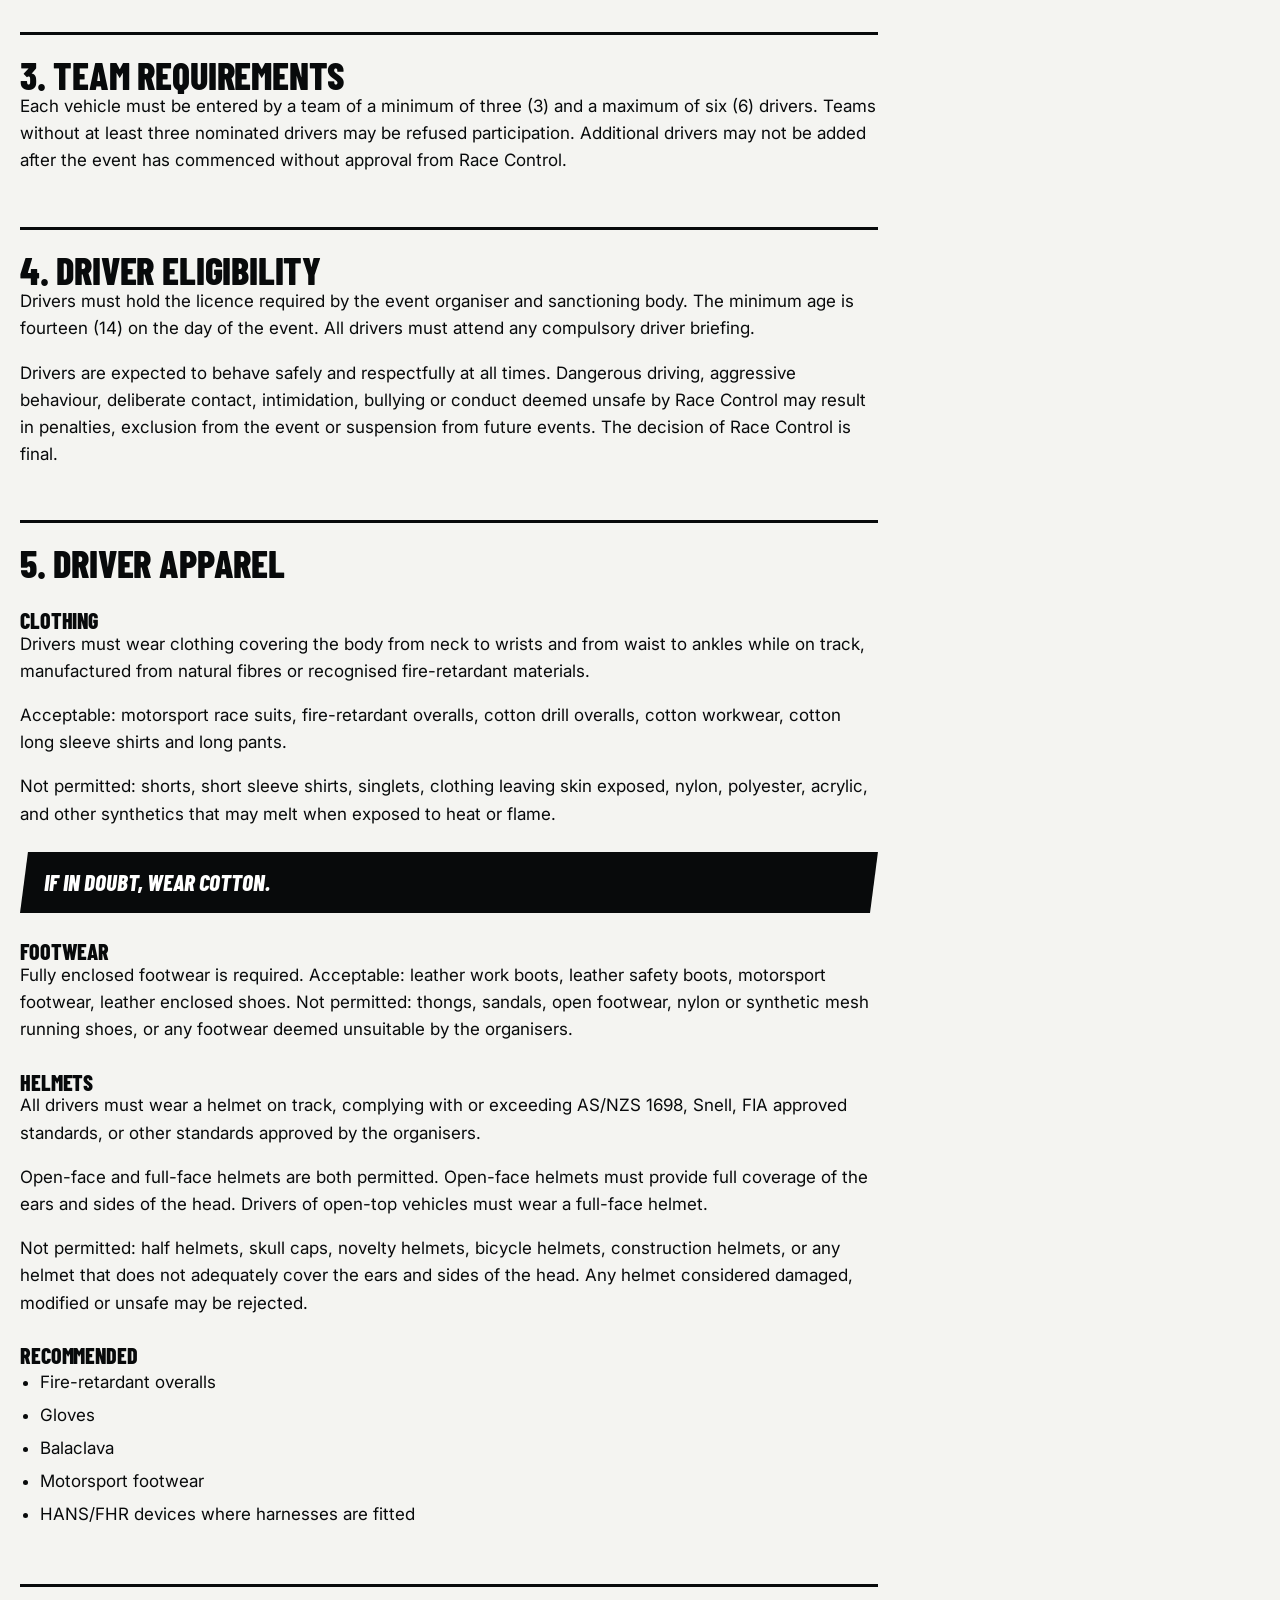
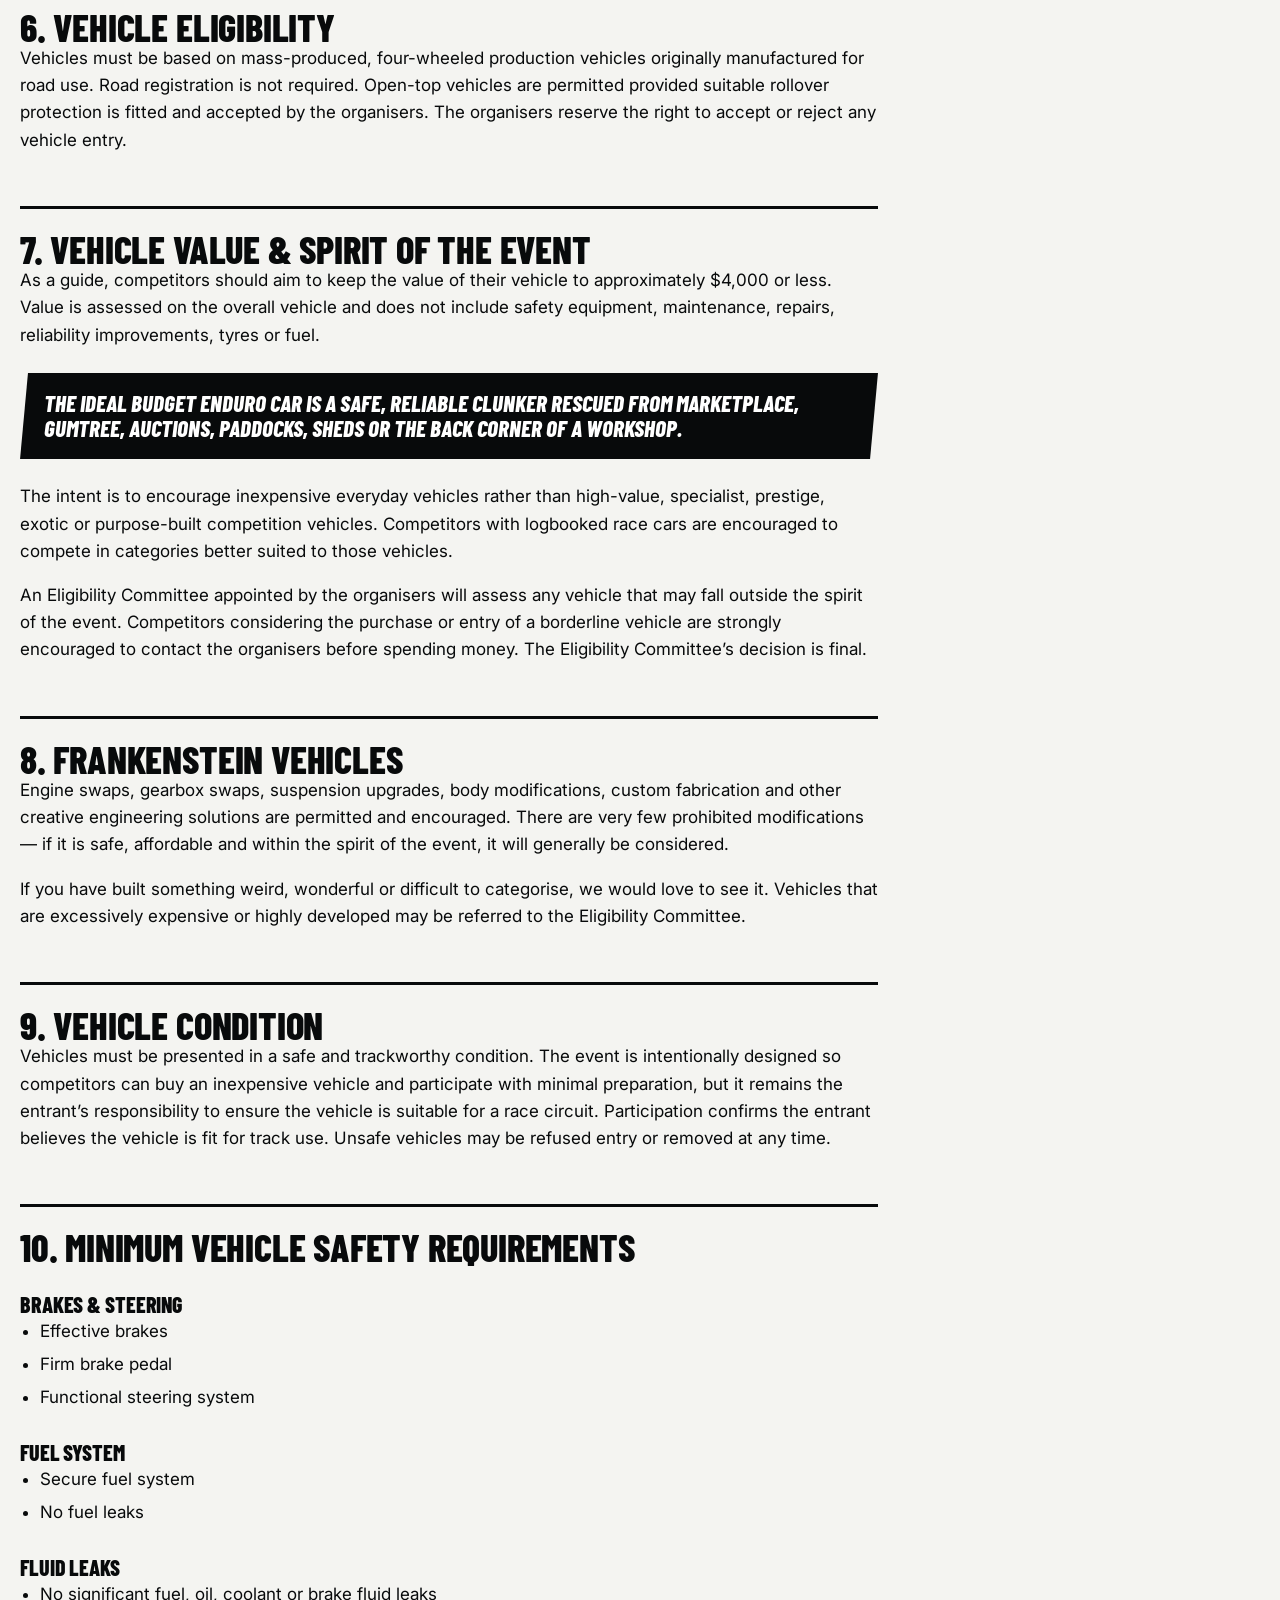
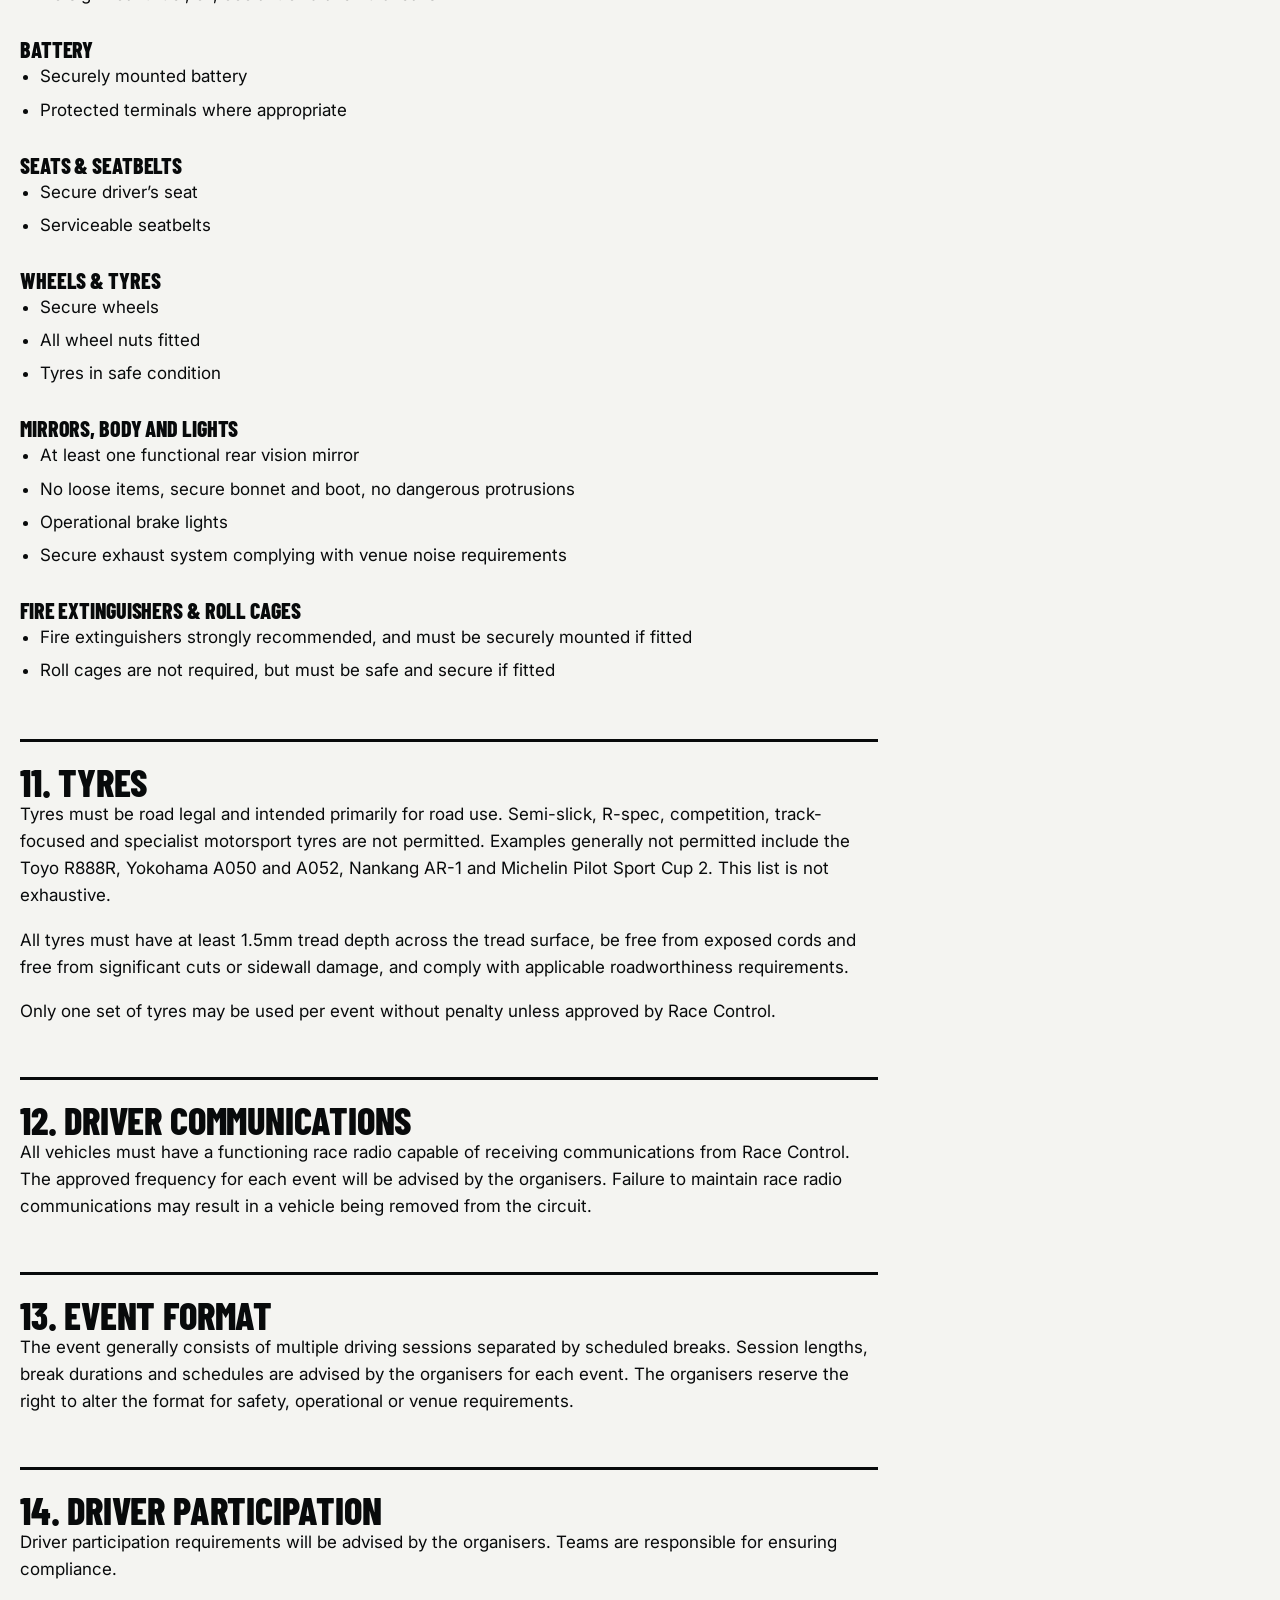
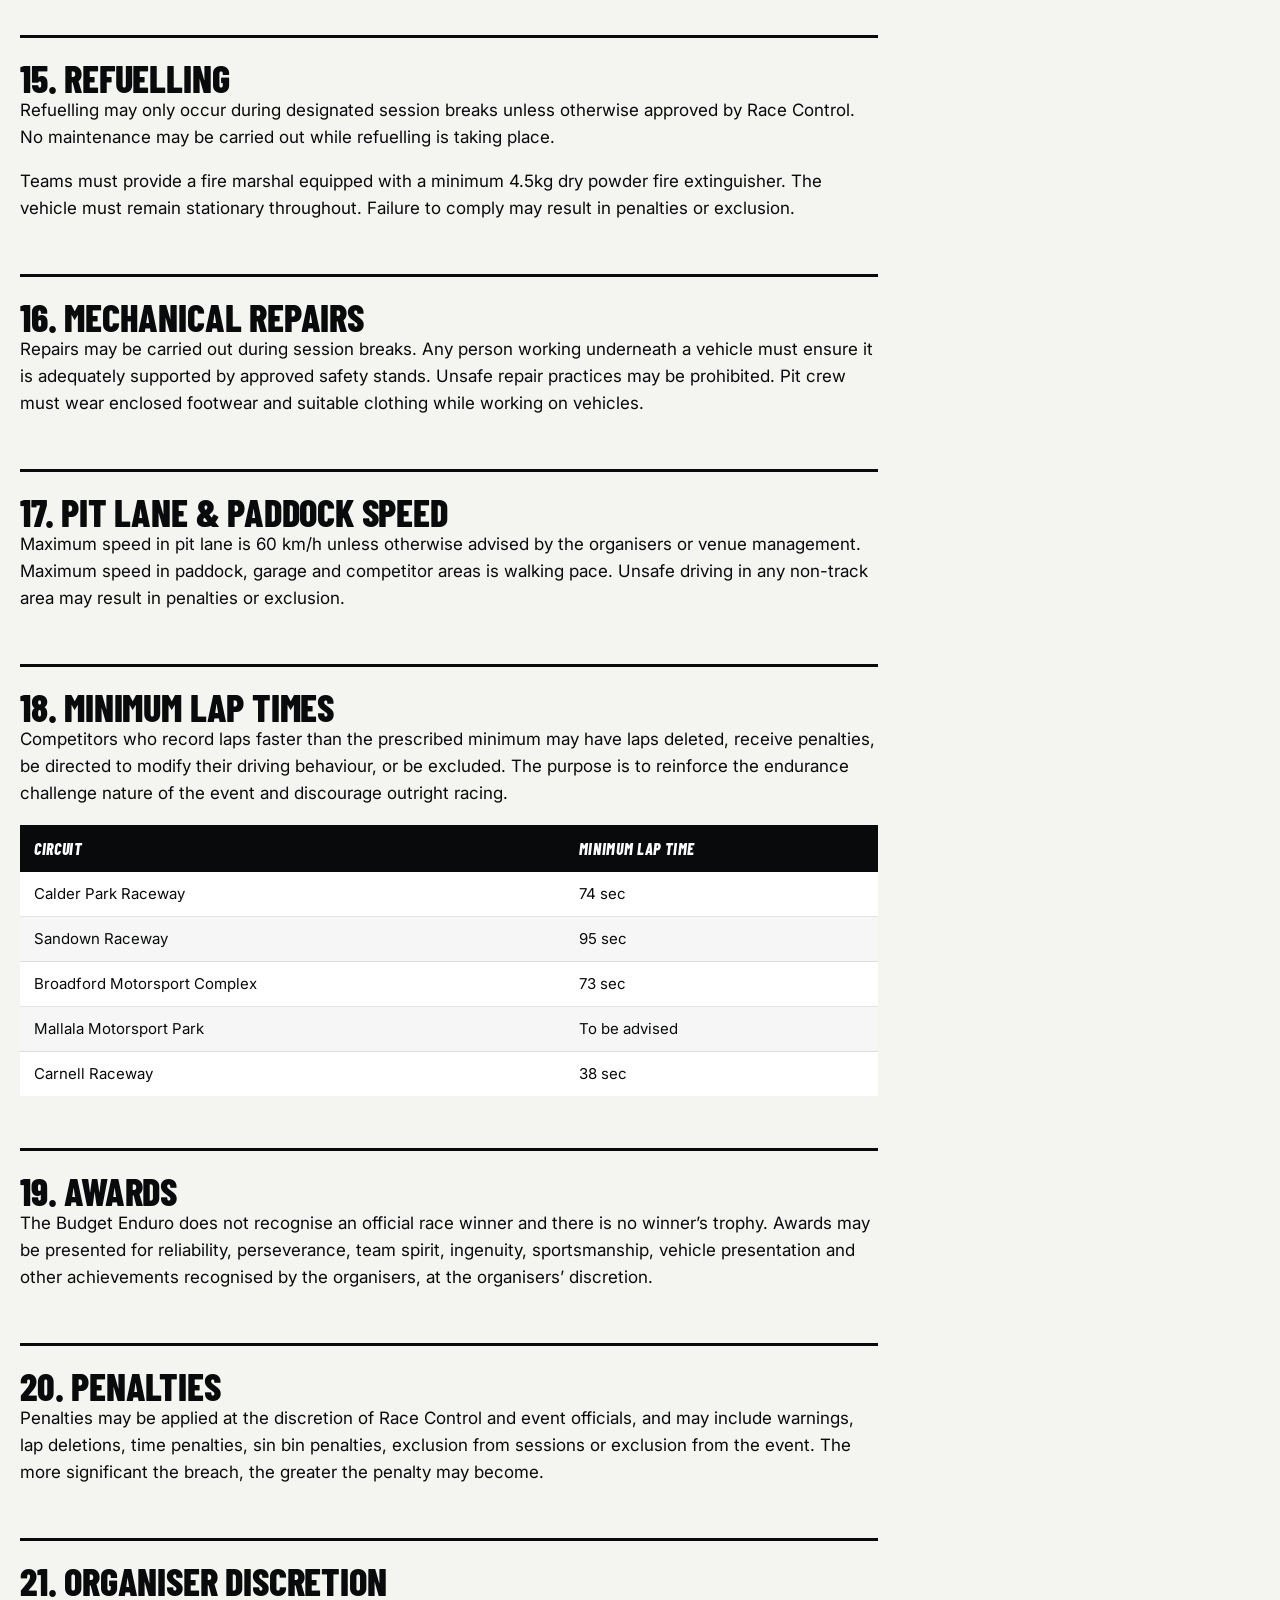
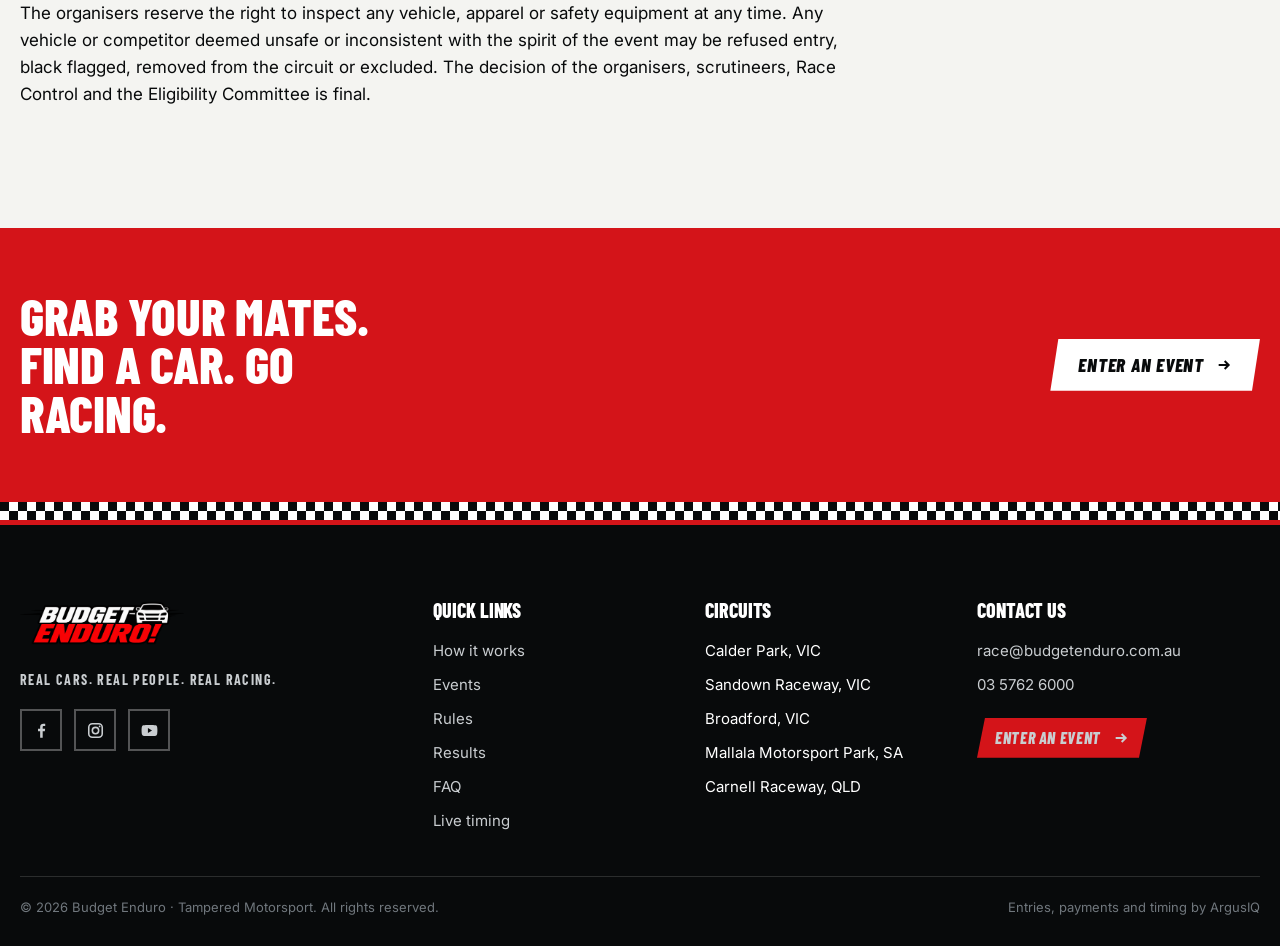
<file: rules.html>
<!DOCTYPE html>
<html lang="en-AU">
<head>
<meta charset="utf-8">
<meta name="viewport" content="width=device-width, initial-scale=1">
<title>Rules &amp; regulations &mdash; Budget Enduro</title>
<meta name="description" content="The full Budget Enduro regulations. Eligibility, apparel, safety, minimum lap times, penalties.">
<meta name="theme-color" content="#080A0B">
<meta property="og:title" content="Rules &amp; regulations &mdash; Budget Enduro">
<meta property="og:description" content="The full Budget Enduro regulations. Eligibility, apparel, safety, minimum lap times, penalties.">
<meta property="og:image" content="/assets/og.jpg">
<meta property="og:type" content="website">
<link rel="icon" href="/assets/favicon.png">
<link href="https://fonts.googleapis.com/css2?family=Barlow+Condensed:ital,wght@0,600;0,700;0,800;1,700;1,800&family=Inter:wght@400;500;600;700&display=swap" rel="stylesheet">
<link rel="stylesheet" href="/assets/be.css">
</head>
<body>
<header class="site-header">
  <div class="container header-inner">
    <a class="brand" href="/" aria-label="Budget Enduro home">
      <img src="/assets/be-logo.png" alt="Budget Enduro" width="900" height="286">
    </a>
    <button class="nav-toggle" id="navToggle" aria-expanded="false" aria-controls="siteNav">Menu</button>
    <nav class="site-nav" id="siteNav" aria-label="Main">
      <a href="/">Home</a>
      <a href="events">Events</a>
      <a href="how-it-works">How it works</a>
      <a href="rules" class="is-active">Rules</a>
      <a href="results">Results</a>
      <a href="gallery">Gallery</a>
      <a href="faq">FAQ</a>
      <a href="contact">Contact</a>
      <a class="btn btn-primary btn-sm" href="enter">Enter an event <svg viewBox="0 0 24 24" fill="none" stroke="currentColor" stroke-width="3" aria-hidden="true"><path d="M4 12h15M13 6l6 6-6 6"/></svg></a>
    </nav>
  </div>
</header>
<div class="page-head">
  <div class="container">
    <p class="crumb">Regulations</p>
    <h1>The rules</h1>
    <p>Twenty-one sections covering eligibility, apparel, vehicle safety, minimum lap times, refuelling and penalties. New here? Start with <a href="how-it-works" style="color:#fff">How it works</a>.</p>
  </div>
</div>
<section class="section section-light">
  <div class="container">
    <nav class="toc" aria-label="Regulations contents">
      <h2>Contents</h2>
      <ol>
        <li><a href="#s1">Introduction</a></li>
        <li><a href="#s2">Nature of the event</a></li>
        <li><a href="#s3">Team requirements</a></li>
        <li><a href="#s4">Driver eligibility</a></li>
        <li><a href="#s5">Driver apparel</a></li>
        <li><a href="#s6">Vehicle eligibility</a></li>
        <li><a href="#s7">Vehicle value &amp; spirit</a></li>
        <li><a href="#s8">Frankenstein vehicles</a></li>
        <li><a href="#s9">Vehicle condition</a></li>
        <li><a href="#s10">Minimum safety requirements</a></li>
        <li><a href="#s11">Tyres</a></li>
        <li><a href="#s12">Driver communications</a></li>
        <li><a href="#s13">Event format</a></li>
        <li><a href="#s14">Driver participation</a></li>
        <li><a href="#s15">Refuelling</a></li>
        <li><a href="#s16">Mechanical repairs</a></li>
        <li><a href="#s17">Pit lane &amp; paddock speed</a></li>
        <li><a href="#s18">Minimum lap times</a></li>
        <li><a href="#s19">Awards</a></li>
        <li><a href="#s20">Penalties</a></li>
        <li><a href="#s21">Organiser discretion</a></li>
      </ol>
    </nav>

    <div class="reg">
      <h2 id="s1">1. Introduction</h2>
      <p>The Budget Enduro provides a fun, affordable and family-friendly motorsport activity in a
        safer environment than public roads. It is designed around inexpensive vehicles, teamwork,
        reliability and participation, and competitors are encouraged to involve family members,
        friends, work colleagues and fellow enthusiasts.</p>
      <p>The event is open to participants from fourteen (14) years of age and is intended as an
        enjoyable introduction to recreational motorsport.</p>

      <h2 id="s2">2. Nature of the event</h2>
      <p>The Budget Enduro is a recreational endurance challenge conducted under regularity-style
        conditions. It is not a race and is not intended to determine the fastest vehicle or driver.
        The objective is for teams to safely complete as many laps as possible while remaining within
        the regulations, the minimum lap time requirements and the spirit of the event.</p>
      <div class="pull">An endurance challenge, not a race. Reliability, consistency, teamwork and
        enjoyment ahead of outright speed.</div>
      <p>Results may be published, but the Budget Enduro does not recognise an official race winner.
        Awards and recognition may be presented for participation, team spirit, reliability,
        perseverance, ingenuity, sportsmanship and other achievements considered worthy by the
        organisers.</p>

      <h2 id="s3">3. Team requirements</h2>
      <p>Each vehicle must be entered by a team of a minimum of three (3) and a maximum of six (6)
        drivers. Teams without at least three nominated drivers may be refused participation.
        Additional drivers may not be added after the event has commenced without approval from Race
        Control.</p>

      <h2 id="s4">4. Driver eligibility</h2>
      <p>Drivers must hold the licence required by the event organiser and sanctioning body. The
        minimum age is fourteen (14) on the day of the event. All drivers must attend any compulsory
        driver briefing.</p>
      <p>Drivers are expected to behave safely and respectfully at all times. Dangerous driving,
        aggressive behaviour, deliberate contact, intimidation, bullying or conduct deemed unsafe by
        Race Control may result in penalties, exclusion from the event or suspension from future
        events. The decision of Race Control is final.</p>

      <h2 id="s5">5. Driver apparel</h2>
      <h3>Clothing</h3>
      <p>Drivers must wear clothing covering the body from neck to wrists and from waist to ankles
        while on track, manufactured from natural fibres or recognised fire-retardant materials.</p>
      <p>Acceptable: motorsport race suits, fire-retardant overalls, cotton drill overalls, cotton
        workwear, cotton long sleeve shirts and long pants.</p>
      <p>Not permitted: shorts, short sleeve shirts, singlets, clothing leaving skin exposed, nylon,
        polyester, acrylic, and other synthetics that may melt when exposed to heat or flame.</p>
      <div class="pull">If in doubt, wear cotton.</div>
      <h3>Footwear</h3>
      <p>Fully enclosed footwear is required. Acceptable: leather work boots, leather safety boots,
        motorsport footwear, leather enclosed shoes. Not permitted: thongs, sandals, open footwear,
        nylon or synthetic mesh running shoes, or any footwear deemed unsuitable by the organisers.</p>
      <h3>Helmets</h3>
      <p>All drivers must wear a helmet on track, complying with or exceeding AS/NZS 1698, Snell, FIA
        approved standards, or other standards approved by the organisers.</p>
      <p>Open-face and full-face helmets are both permitted. Open-face helmets must provide full
        coverage of the ears and sides of the head. Drivers of open-top vehicles must wear a full-face
        helmet.</p>
      <p>Not permitted: half helmets, skull caps, novelty helmets, bicycle helmets, construction
        helmets, or any helmet that does not adequately cover the ears and sides of the head. Any
        helmet considered damaged, modified or unsafe may be rejected.</p>
      <h3>Recommended</h3>
      <ul>
        <li>Fire-retardant overalls</li>
        <li>Gloves</li>
        <li>Balaclava</li>
        <li>Motorsport footwear</li>
        <li>HANS/FHR devices where harnesses are fitted</li>
      </ul>

      <h2 id="s6">6. Vehicle eligibility</h2>
      <p>Vehicles must be based on mass-produced, four-wheeled production vehicles originally
        manufactured for road use. Road registration is not required. Open-top vehicles are permitted
        provided suitable rollover protection is fitted and accepted by the organisers. The organisers
        reserve the right to accept or reject any vehicle entry.</p>

      <h2 id="s7">7. Vehicle value &amp; spirit of the event</h2>
      <p>As a guide, competitors should aim to keep the value of their vehicle to approximately $4,000
        or less. Value is assessed on the overall vehicle and does not include safety equipment,
        maintenance, repairs, reliability improvements, tyres or fuel.</p>
      <div class="pull">The ideal Budget Enduro car is a safe, reliable clunker rescued from
        Marketplace, Gumtree, auctions, paddocks, sheds or the back corner of a workshop.</div>
      <p>The intent is to encourage inexpensive everyday vehicles rather than high-value, specialist,
        prestige, exotic or purpose-built competition vehicles. Competitors with logbooked race cars
        are encouraged to compete in categories better suited to those vehicles.</p>
      <p>An Eligibility Committee appointed by the organisers will assess any vehicle that may fall
        outside the spirit of the event. Competitors considering the purchase or entry of a borderline
        vehicle are strongly encouraged to contact the organisers before spending money. The
        Eligibility Committee&rsquo;s decision is final.</p>

      <h2 id="s8">8. Frankenstein vehicles</h2>
      <p>Engine swaps, gearbox swaps, suspension upgrades, body modifications, custom fabrication and
        other creative engineering solutions are permitted and encouraged. There are very few
        prohibited modifications &mdash; if it is safe, affordable and within the spirit of the event,
        it will generally be considered.</p>
      <p>If you have built something weird, wonderful or difficult to categorise, we would love to see
        it. Vehicles that are excessively expensive or highly developed may be referred to the
        Eligibility Committee.</p>

      <h2 id="s9">9. Vehicle condition</h2>
      <p>Vehicles must be presented in a safe and trackworthy condition. The event is intentionally
        designed so competitors can buy an inexpensive vehicle and participate with minimal
        preparation, but it remains the entrant&rsquo;s responsibility to ensure the vehicle is
        suitable for a race circuit. Participation confirms the entrant believes the vehicle is fit
        for track use. Unsafe vehicles may be refused entry or removed at any time.</p>

      <h2 id="s10">10. Minimum vehicle safety requirements</h2>
      <h3>Brakes &amp; steering</h3>
      <ul><li>Effective brakes</li><li>Firm brake pedal</li><li>Functional steering system</li></ul>
      <h3>Fuel system</h3>
      <ul><li>Secure fuel system</li><li>No fuel leaks</li></ul>
      <h3>Fluid leaks</h3>
      <ul><li>No significant fuel, oil, coolant or brake fluid leaks</li></ul>
      <h3>Battery</h3>
      <ul><li>Securely mounted battery</li><li>Protected terminals where appropriate</li></ul>
      <h3>Seats &amp; seatbelts</h3>
      <ul><li>Secure driver&rsquo;s seat</li><li>Serviceable seatbelts</li></ul>
      <h3>Wheels &amp; tyres</h3>
      <ul><li>Secure wheels</li><li>All wheel nuts fitted</li><li>Tyres in safe condition</li></ul>
      <h3>Mirrors, body and lights</h3>
      <ul>
        <li>At least one functional rear vision mirror</li>
        <li>No loose items, secure bonnet and boot, no dangerous protrusions</li>
        <li>Operational brake lights</li>
        <li>Secure exhaust system complying with venue noise requirements</li>
      </ul>
      <h3>Fire extinguishers &amp; roll cages</h3>
      <ul>
        <li>Fire extinguishers strongly recommended, and must be securely mounted if fitted</li>
        <li>Roll cages are not required, but must be safe and secure if fitted</li>
      </ul>

      <h2 id="s11">11. Tyres</h2>
      <p>Tyres must be road legal and intended primarily for road use. Semi-slick, R-spec,
        competition, track-focused and specialist motorsport tyres are not permitted. Examples
        generally not permitted include the Toyo R888R, Yokohama A050 and A052, Nankang AR-1 and
        Michelin Pilot Sport Cup 2. This list is not exhaustive.</p>
      <p>All tyres must have at least 1.5mm tread depth across the tread surface, be free from exposed
        cords and free from significant cuts or sidewall damage, and comply with applicable
        roadworthiness requirements.</p>
      <p>Only one set of tyres may be used per event without penalty unless approved by Race Control.</p>

      <h2 id="s12">12. Driver communications</h2>
      <p>All vehicles must have a functioning race radio capable of receiving communications from Race
        Control. The approved frequency for each event will be advised by the organisers. Failure to
        maintain race radio communications may result in a vehicle being removed from the circuit.</p>

      <h2 id="s13">13. Event format</h2>
      <p>The event generally consists of multiple driving sessions separated by scheduled breaks.
        Session lengths, break durations and schedules are advised by the organisers for each event.
        The organisers reserve the right to alter the format for safety, operational or venue
        requirements.</p>

      <h2 id="s14">14. Driver participation</h2>
      <p>Driver participation requirements will be advised by the organisers. Teams are responsible
        for ensuring compliance.</p>

      <h2 id="s15">15. Refuelling</h2>
      <p>Refuelling may only occur during designated session breaks unless otherwise approved by Race
        Control. No maintenance may be carried out while refuelling is taking place.</p>
      <p>Teams must provide a fire marshal equipped with a minimum 4.5kg dry powder fire extinguisher.
        The vehicle must remain stationary throughout. Failure to comply may result in penalties or
        exclusion.</p>

      <h2 id="s16">16. Mechanical repairs</h2>
      <p>Repairs may be carried out during session breaks. Any person working underneath a vehicle
        must ensure it is adequately supported by approved safety stands. Unsafe repair practices may
        be prohibited. Pit crew must wear enclosed footwear and suitable clothing while working on
        vehicles.</p>

      <h2 id="s17">17. Pit lane &amp; paddock speed</h2>
      <p>Maximum speed in pit lane is 60 km/h unless otherwise advised by the organisers or venue
        management. Maximum speed in paddock, garage and competitor areas is walking pace. Unsafe
        driving in any non-track area may result in penalties or exclusion.</p>

      <h2 id="s18">18. Minimum lap times</h2>
      <p>Competitors who record laps faster than the prescribed minimum may have laps deleted, receive
        penalties, be directed to modify their driving behaviour, or be excluded. The purpose is to
        reinforce the endurance challenge nature of the event and discourage outright racing.</p>
      <div class="scroller"><table>
        <thead><tr><th>Circuit</th><th>Minimum lap time</th></tr></thead>
        <tbody>
          <tr><td>Calder Park Raceway</td><td>74 sec</td></tr>
          <tr><td>Sandown Raceway</td><td>95 sec</td></tr>
          <tr><td>Broadford Motorsport Complex</td><td>73 sec</td></tr>
          <tr><td>Mallala Motorsport Park</td><td>To be advised</td></tr>
          <tr><td>Carnell Raceway</td><td>38 sec</td></tr>
        </tbody>
      </table></div>

      <h2 id="s19">19. Awards</h2>
      <p>The Budget Enduro does not recognise an official race winner and there is no winner&rsquo;s
        trophy. Awards may be presented for reliability, perseverance, team spirit, ingenuity,
        sportsmanship, vehicle presentation and other achievements recognised by the organisers, at
        the organisers&rsquo; discretion.</p>

      <h2 id="s20">20. Penalties</h2>
      <p>Penalties may be applied at the discretion of Race Control and event officials, and may
        include warnings, lap deletions, time penalties, sin bin penalties, exclusion from sessions or
        exclusion from the event. The more significant the breach, the greater the penalty may
        become.</p>

      <h2 id="s21">21. Organiser discretion</h2>
      <p>The organisers reserve the right to inspect any vehicle, apparel or safety equipment at any
        time. Any vehicle or competitor deemed unsafe or inconsistent with the spirit of the event may
        be refused entry, black flagged, removed from the circuit or excluded. The decision of the
        organisers, scrutineers, Race Control and the Eligibility Committee is final.</p>
    </div>
  </div>
</section>
<section class="cta-band">
  <div class="container cta-band-inner">
    <h2>Grab your mates. Find a car. Go racing.</h2>
    <a class="btn" href="enter">Enter an event <svg viewBox="0 0 24 24" fill="none" stroke="currentColor" stroke-width="3" aria-hidden="true"><path d="M4 12h15M13 6l6 6-6 6"/></svg></a>
  </div>
</section>
<div class="chequer" aria-hidden="true"></div>
<footer class="site-footer">
  <div class="container">
    <div class="foot-grid">
      <div>
        <img class="flogo" src="/assets/be-logo.png" alt="Budget Enduro" width="900" height="286">
        <p class="foot-tag">Real cars. Real people. Real racing.</p>
        <div class="socials">
          <a href="#" aria-label="Budget Enduro on Facebook"><svg viewBox="0 0 24 24" fill="currentColor" aria-hidden="true"><path d="M13.5 21v-8h2.7l.4-3.1h-3.1V7.9c0-.9.25-1.5 1.55-1.5h1.65V3.6c-.29-.04-1.27-.12-2.4-.12-2.38 0-4 1.45-4 4.11V9.9H7.6V13h2.7v8h3.2z"/></svg></a>
          <a href="#" aria-label="Budget Enduro on Instagram"><svg viewBox="0 0 24 24" fill="none" stroke="currentColor" stroke-width="2" aria-hidden="true"><rect x="3.5" y="3.5" width="17" height="17" rx="4.5"/><circle cx="12" cy="12" r="4"/><circle cx="17.2" cy="6.8" r="1.1" fill="currentColor" stroke="none"/></svg></a>
          <a href="#" aria-label="Budget Enduro on YouTube"><svg viewBox="0 0 24 24" fill="currentColor" aria-hidden="true"><path d="M22 12s0-3.2-.4-4.7a2.5 2.5 0 00-1.7-1.8C18.3 5 12 5 12 5s-6.3 0-7.9.5A2.5 2.5 0 002.4 7.3C2 8.8 2 12 2 12s0 3.2.4 4.7c.2.9.9 1.6 1.7 1.8 1.6.5 7.9.5 7.9.5s6.3 0 7.9-.5a2.5 2.5 0 001.7-1.8c.4-1.5.4-4.7.4-4.7zM10 15.2V8.8l5.2 3.2-5.2 3.2z"/></svg></a>
        </div>
      </div>
      <div>
        <h4>Quick links</h4>
        <ul>
          <li><a href="how-it-works">How it works</a></li>
          <li><a href="events">Events</a></li>
          <li><a href="rules">Rules</a></li>
          <li><a href="results">Results</a></li>
          <li><a href="faq">FAQ</a></li>
          <li><a href="https://timing.argusiq.io">Live timing</a></li>
        </ul>
      </div>
      <div>
        <h4>Circuits</h4>
        <ul>
          <li>Calder Park, VIC</li>
          <li>Sandown Raceway, VIC</li>
          <li>Broadford, VIC</li>
          <li>Mallala Motorsport Park, SA</li>
          <li>Carnell Raceway, QLD</li>
        </ul>
      </div>
      <div>
        <h4>Contact us</h4>
        <ul>
          <li><a href="mailto:race@budgetenduro.com.au">race@budgetenduro.com.au</a></li>
          <li><a href="tel:+61357626000">03 5762 6000</a></li>
        </ul>
        <a class="btn btn-primary btn-sm" style="margin-top:16px" href="enter">Enter an event <svg viewBox="0 0 24 24" fill="none" stroke="currentColor" stroke-width="3" aria-hidden="true"><path d="M4 12h15M13 6l6 6-6 6"/></svg></a>
      </div>
    </div>
    <div class="colophon">
      <span>&copy; 2026 Budget Enduro &middot; Tampered Motorsport. All rights reserved.</span>
      <span>Entries, payments and timing by <a href="https://www.argusiq.io">ArgusIQ</a></span>
    </div>
  </div>
</footer>

<div class="sticky-cta">
  <a class="btn btn-primary" href="enter">Enter an event <svg viewBox="0 0 24 24" fill="none" stroke="currentColor" stroke-width="3" aria-hidden="true"><path d="M4 12h15M13 6l6 6-6 6"/></svg></a>
</div>

<script src="/assets/venues.js"></script>
<script src="/assets/be.js"></script>
</body>
</html>
</file>
<file: assets/be.css>
/* ============================================================
   BUDGET ENDURO — style sheet v1.0
   ============================================================ */
:root{
  --be-red:#D41419;
  --be-red-dark:#A90E12;
  --be-black:#080A0B;
  --be-carbon:#15181B;
  --be-gunmetal:#262B2F;
  --be-grey:#70777D;
  --be-silver:#C9CDD0;
  --be-offwhite:#F4F4F1;
  --be-white:#fff;
  --font-display:"Barlow Condensed",sans-serif;
  --font-body:"Inter",sans-serif;
  --content-width:1360px;
  --section-space:clamp(72px,8vw,130px);
  --chamfer:polygon(8px 0,100% 0,calc(100% - 8px) 100%,0 100%);
}
*{box-sizing:border-box}
html{scroll-behavior:smooth;scroll-padding-top:84px}
@media (prefers-reduced-motion:reduce){html{scroll-behavior:auto}*{transition:none!important;animation:none!important}}
body{margin:0;background:var(--be-offwhite);color:var(--be-black);
  font-family:var(--font-body);font-size:17px;line-height:1.6;-webkit-font-smoothing:antialiased}
img{max-width:100%;display:block}
a{color:inherit}
::selection{background:var(--be-red);color:#fff}
:focus-visible{outline:3px solid var(--be-red);outline-offset:3px}
h1,h2,h3,h4{font-family:var(--font-display);font-weight:800;text-transform:uppercase;
  line-height:.95;margin:0;letter-spacing:-.005em}
h1{font-size:clamp(56px,9vw,118px);line-height:.88}
h2{font-size:clamp(38px,5.4vw,68px)}
h3{font-size:clamp(24px,2.4vw,34px)}
p{margin:0 0 1em}
.container{width:min(calc(100% - 40px),var(--content-width));margin-inline:auto}
.section{padding-block:var(--section-space)}
.section-dark{background:var(--be-black);color:#fff}
.section-carbon{background:var(--be-carbon);color:#fff}
.section-light{background:var(--be-offwhite)}
.section-white{background:#fff}
.red-rule{width:96px;height:5px;background:var(--be-red);margin:18px 0 0}
.label{font-family:var(--font-display);font-weight:700;text-transform:uppercase;letter-spacing:.08em}
.lead{font-size:clamp(18px,1.5vw,22px);line-height:1.55}
.muted{color:var(--be-grey)}
.section-dark .muted,.section-carbon .muted{color:var(--be-silver)}

/* ---- buttons ---- */
.btn{display:inline-flex;align-items:center;justify-content:center;gap:12px;min-height:52px;
  padding:0 28px;border:0;border-radius:0;font-family:var(--font-display);font-size:19px;
  font-weight:800;font-style:italic;letter-spacing:.04em;text-transform:uppercase;
  text-decoration:none;cursor:pointer;clip-path:var(--chamfer);
  transition:transform .18s ease,background .18s ease,color .18s ease}
.btn svg{width:16px;height:16px;flex:none}
.btn-primary{background:var(--be-red);color:#fff}
.btn-primary:hover{background:var(--be-red-dark);transform:translateY(-2px)}
.btn-ghost{background:rgba(255,255,255,.06);color:#fff;box-shadow:inset 0 0 0 2px rgba(255,255,255,.7)}
.btn-ghost:hover{background:#fff;color:var(--be-black);transform:translateY(-2px)}
.btn-dark{background:var(--be-black);color:#fff}
.btn-dark:hover{background:var(--be-gunmetal);transform:translateY(-2px)}
.btn-sm{min-height:40px;padding:0 18px;font-size:16px}

/* ---- graphic language ---- */
.halftone{background-image:radial-gradient(currentColor 1.4px,transparent 1.4px);
  background-size:9px 9px;opacity:.16;pointer-events:none}
.stripes{background:repeating-linear-gradient(115deg,var(--be-red) 0 10px,transparent 10px 24px);
  pointer-events:none}
.chequer{height:18px;background:repeating-conic-gradient(#fff 0% 25%,var(--be-black) 0% 50%) 0 0/18px 18px}

/* ---- header ---- */
.site-header{position:sticky;top:0;z-index:80;background:var(--be-black);
  border-bottom:1px solid rgba(255,255,255,.1)}
.header-inner{display:flex;align-items:center;gap:28px;height:80px}
.brand{display:flex;align-items:center;flex:none}
.brand img{height:38px;width:auto}
.site-nav{margin-left:auto;display:flex;align-items:center;gap:26px}
.site-nav a{font-family:var(--font-display);font-weight:700;text-transform:uppercase;
  letter-spacing:.07em;font-size:15px;color:#fff;text-decoration:none;padding:6px 0;
  border-bottom:3px solid transparent}
.site-nav a:hover,.site-nav a.is-active{border-bottom-color:var(--be-red)}
.site-nav .btn{color:#fff;border-bottom:0}
.nav-toggle{margin-left:auto;display:none;background:none;border:2px solid #fff;color:#fff;
  font-family:var(--font-display);font-weight:800;font-style:italic;text-transform:uppercase;
  font-size:16px;letter-spacing:.05em;padding:9px 16px;cursor:pointer;min-height:44px}
@media(max-width:1120px){
  .site-nav{position:fixed;inset:80px 0 auto 0;background:var(--be-black);flex-direction:column;
    align-items:stretch;gap:0;padding:8px 20px 26px;display:none;
    border-bottom:5px solid var(--be-red);max-height:calc(100vh - 80px);overflow:auto}
  .site-nav.is-open{display:flex}
  .site-nav a{padding:15px 0;border-bottom:1px solid rgba(255,255,255,.12);font-size:19px}
  .site-nav .btn{margin-top:16px}
  .nav-toggle{display:block}
}

/* ---- hero (supplied artwork) ---- */
.hero{background:var(--be-black)}
.hero-art{width:100%;height:auto;display:block}
.hero-cta{background:var(--be-black);border-top:5px solid var(--be-red)}
.hero-cta-inner{display:flex;align-items:center;justify-content:space-between;gap:22px;
  flex-wrap:wrap;padding:22px 0}
.hero-actions{display:flex;flex-wrap:wrap;gap:14px}
.hero-badge{display:inline-block;padding:10px 20px;box-shadow:inset 0 0 0 2px var(--be-red);
  clip-path:var(--chamfer)}
.hero-badge b{display:block;font-family:var(--font-display);font-weight:800;font-style:italic;
  font-size:25px;color:var(--be-red);line-height:1;letter-spacing:.02em}
.hero-badge span{font-family:var(--font-display);font-weight:700;text-transform:uppercase;
  letter-spacing:.09em;font-size:13px;color:#fff}
@media(max-width:760px){.hero-cta-inner{flex-direction:column;align-items:stretch}
  .hero-actions .btn{width:100%}.hero-badge{text-align:center}}

/* ---- intro ---- */
.intro-grid{display:grid;grid-template-columns:1.05fr 1fr;gap:clamp(30px,5vw,80px);align-items:start}
@media(max-width:900px){.intro-grid{grid-template-columns:1fr;gap:26px}}
.intro-grid h2 .r{color:var(--be-red);display:block}
.features{display:grid;grid-template-columns:repeat(3,1fr);gap:0;margin-top:clamp(44px,5vw,72px);
  border-top:5px solid var(--be-black)}
@media(max-width:860px){.features{grid-template-columns:1fr}}
.feature{padding:30px 32px 34px;border-right:1px solid rgba(0,0,0,.14);background:#fff}
.feature:last-child{border-right:0}
@media(max-width:860px){.feature{border-right:0;border-bottom:1px solid rgba(0,0,0,.14)}
  .feature:last-child{border-bottom:0}}
.feature svg{width:40px;height:40px;color:var(--be-red);margin-bottom:16px}
.feature h3{font-size:26px}
.feature p{margin:10px 0 0;font-size:15.5px;color:var(--be-grey)}

/* ---- section heading ---- */
.sec-head{display:flex;align-items:flex-end;justify-content:space-between;gap:24px;flex-wrap:wrap;
  margin-bottom:clamp(30px,4vw,50px)}
.sec-head .red-rule{margin-top:14px}

/* ---- event cards ---- */
.grid-events{display:grid;grid-template-columns:repeat(auto-fit,minmax(300px,1fr));gap:22px}
.ev{position:relative;background:var(--be-carbon);color:#fff;overflow:hidden;
  box-shadow:inset 0 0 0 1px rgba(255,255,255,.13);
  clip-path:polygon(0 0,100% 0,100% calc(100% - 18px),calc(100% - 18px) 100%,0 100%);
  transition:transform .18s ease,box-shadow .18s ease}
.ev:hover{transform:translateY(-3px);box-shadow:inset 0 0 0 1px rgba(212,20,25,.85)}
.ev::before{content:"";position:absolute;left:0;top:0;bottom:0;width:6px;background:var(--be-red)}
.ev-track{position:absolute;right:16px;bottom:58px;width:112px;height:66px;
  color:var(--be-silver);opacity:.2;pointer-events:none}
.ev-body{padding:26px 26px 22px;display:flex;gap:20px}
.ev-date{flex:none;font-family:var(--font-display);font-style:italic;font-weight:800;
  text-transform:uppercase;line-height:.84;text-align:center}
.ev-date .d{font-size:58px;display:block}
.ev-date .m{font-size:28px;display:block;color:var(--be-red)}
.ev-date .y{font-size:19px;display:block;color:var(--be-silver);font-style:normal;font-weight:700}
.ev-meta h3{font-size:25px;line-height:.98}
.ev-meta .ev-name{font-family:var(--font-display);font-weight:800;font-style:italic;
  text-transform:uppercase;color:var(--be-red);font-size:19px;letter-spacing:.02em;margin-top:3px}
.ev-status{display:inline-flex;align-items:center;gap:8px;margin-top:12px;
  font-family:var(--font-display);font-weight:700;text-transform:uppercase;
  letter-spacing:.09em;font-size:13px}
.dot{width:9px;height:9px;background:#2FBF5C;flex:none}
.ev-status.closed .dot{background:var(--be-grey)}
.ev-price{margin-top:10px;font-size:14px;color:var(--be-silver)}
.ev-price b{font-family:var(--font-display);font-size:21px;font-style:italic;color:#fff}
.ev-actions{display:flex;gap:10px;flex-wrap:wrap;padding:0 26px 26px}

/* ---- event cards: poster art, or a card built to match it ---- */
.ev-poster{position:relative;display:block;overflow:hidden;background:var(--be-carbon);
  line-height:0;transition:transform .18s ease,box-shadow .18s ease}
.ev-poster img{width:100%;height:100%;object-fit:cover;aspect-ratio:4/3}
.ev-poster:hover{transform:translateY(-3px);box-shadow:0 0 0 3px var(--be-red)}
.sr-only{position:absolute;width:1px;height:1px;padding:0;margin:-1px;overflow:hidden;
  clip:rect(0 0 0 0);white-space:nowrap;border:0}

/* Mirrors the printed poster layout so a round without artwork still fits the grid. */
.ev-fallback{position:relative;aspect-ratio:4/3;overflow:hidden;container-type:inline-size;
  display:flex;align-items:stretch;gap:0;padding:6cqw 5cqw;
  color:#fff;text-decoration:none;
  background:
    radial-gradient(110% 90% at 78% 18%, rgba(255,255,255,.07), transparent 60%),
    linear-gradient(157deg, #1c1f22 0%, #101315 46%, #07090a 100%);
  transition:transform .18s ease,box-shadow .18s ease}
.ev-fallback:hover{transform:translateY(-3px);box-shadow:0 0 0 3px var(--be-red)}
.ev-fallback::before,.ev-fallback::after{content:"";position:absolute;width:15cqw;height:15cqw;
  background:var(--be-red)}
.ev-fallback::before{top:0;left:0;clip-path:polygon(0 0,100% 0,0 100%)}
.ev-fallback::after{bottom:0;right:0;clip-path:polygon(100% 0,100% 100%,0 100%)}

.ev-fb-date{flex:none;text-align:center;font-family:var(--font-display);font-style:italic;
  font-weight:800;text-transform:uppercase;line-height:.8;position:relative;z-index:2;
  padding-right:4.5cqw}
.ev-fb-date .d{display:block;font-size:26cqw}
.ev-fb-date .m{display:block;font-size:13cqw;color:var(--be-red);margin-top:.06em}
.ev-fb-date .y{display:block;font-size:9cqw;margin-top:.12em}

.ev-fb-rule{flex:none;width:2px;background:var(--be-red);opacity:.85;margin:1cqw 0;
  position:relative;z-index:2}

.ev-fb-main{flex:1;min-width:0;padding-left:4.5cqw;position:relative;z-index:2;
  display:flex;flex-direction:column}
.ev-fb-venue{font-family:var(--font-display);font-style:italic;font-weight:800;
  text-transform:uppercase;font-size:8.4cqw;line-height:.95;margin:0}
.ev-fb-state{font-size:.52em;color:var(--be-silver);white-space:nowrap}
.ev-fb-name{font-family:var(--font-display);font-style:italic;font-weight:800;
  text-transform:uppercase;font-size:6.4cqw;line-height:1;color:var(--be-red);margin:.28em 0 0}
.ev-fb-status{display:inline-block;align-self:flex-start;background:#fff;color:var(--be-black);
  font-family:var(--font-display);font-style:italic;font-weight:800;text-transform:uppercase;
  font-size:4.4cqw;letter-spacing:.04em;padding:1.4cqw 3.4cqw;margin-top:3.4cqw;
  clip-path:var(--chamfer)}
.ev-fb-status.closed{background:var(--be-gunmetal);color:#fff}
.ev-fb-price{font-family:var(--font-body);font-size:4cqw;margin:2.6cqw 0 0;color:var(--be-silver)}
.ev-fb-price b{font-family:var(--font-display);font-style:italic;font-size:5.6cqw;color:#fff}
.ev-fb-actions{margin-top:auto;display:flex;flex-direction:column;gap:1.8cqw;align-items:flex-start}
.ev-fb-btn{display:inline-flex;align-items:center;gap:2cqw;font-family:var(--font-display);
  font-style:italic;font-weight:800;text-transform:uppercase;font-size:4.6cqw;letter-spacing:.03em;
  padding:1.6cqw 4cqw;text-decoration:none;clip-path:var(--chamfer);min-width:41cqw}
.ev-fb-btn svg{width:4cqw;height:4cqw;margin-left:auto}
.ev-fb-btn.ghost{background:#fff;color:var(--be-black)}
.ev-fb-btn.ghost:hover{background:var(--be-silver)}
.ev-fb-btn.go{background:var(--be-red);color:#fff}
.ev-fb-btn.go:hover{background:var(--be-red-dark)}
.ev-fb-status.soon{background:var(--be-red);color:#fff}
.ev-fb-btn.soon{background:var(--be-gunmetal);color:var(--be-silver);cursor:default}

.ev-fb-map{position:absolute;right:3cqw;bottom:9cqw;width:36cqw;height:30cqw;z-index:1;
  color:#fff;opacity:.42;pointer-events:none}
.ev-fb-map .map-slot,.ev-fb-map svg{display:block;width:100%;height:100%}
.ev-fb-map.ph,.ev-fb-map .ph{display:none}

/* ---- entry embed ---- */
.picker{display:flex;flex-wrap:wrap;gap:10px;margin:0 0 22px}
.picker button{font-family:var(--font-display);font-weight:800;font-style:italic;
  text-transform:uppercase;letter-spacing:.03em;font-size:17px;padding:12px 22px;min-height:46px;
  cursor:pointer;background:transparent;color:#fff;border:0;
  box-shadow:inset 0 0 0 2px rgba(255,255,255,.34);clip-path:var(--chamfer)}
.picker button[aria-selected="true"]{background:var(--be-red);box-shadow:none}
.frame-shell{background:#fff;box-shadow:inset 0 0 0 3px var(--be-red)}
#be-entry{width:100%;display:block;border:0;min-height:680px}
.fallback{font-size:14.5px;margin:14px 0 0;color:var(--be-silver)}
.fallback a{color:#fff}

/* ---- how it works ---- */
.steps{display:grid;grid-template-columns:repeat(5,1fr);gap:0;margin-top:clamp(34px,4vw,56px)}
@media(max-width:940px){.steps{grid-template-columns:1fr}}
.step{position:relative;padding:26px 24px;text-align:center;border-right:1px solid rgba(0,0,0,.13)}
.step:last-child{border-right:0}
@media(max-width:940px){.step{text-align:left;display:grid;grid-template-columns:56px 1fr;
  gap:18px;align-items:start;border-right:0;border-bottom:1px solid rgba(0,0,0,.13);padding:22px 0}
  .step:last-child{border-bottom:0}}
.step-n{font-family:var(--font-display);font-weight:800;font-style:italic;font-size:46px;
  line-height:1;color:var(--be-red)}
.step svg{width:44px;height:44px;margin:12px auto 14px;color:var(--be-black)}
@media(max-width:940px){.step svg{margin:8px 0 10px}}
.step h3{font-size:21px}
.step p{margin:8px 0 0;font-size:14.5px;color:var(--be-grey)}

/* ---- brand statement (supplied artwork) ---- */
.statement{display:block;background:var(--be-black);line-height:0}
.statement img{width:100%;height:auto}

/* ---- how it works artwork ---- */
.hiw-art{width:100%;height:auto;display:block;margin-top:clamp(30px,4vw,50px)}
.hiw-steps{display:none}
@media(max-width:940px){.hiw-art{display:none}.hiw-steps{display:grid}}

/* ---- stats ---- */
.stats{display:grid;grid-template-columns:repeat(3,1fr);gap:0;margin-top:clamp(30px,4vw,50px);
  box-shadow:inset 0 0 0 1px rgba(255,255,255,.14)}
@media(max-width:860px){.stats{grid-template-columns:1fr 1fr}}
@media(max-width:520px){.stats{grid-template-columns:1fr}}
.stat{padding:26px 28px;box-shadow:inset -1px -1px 0 rgba(255,255,255,.14)}
.stat b{display:block;font-family:var(--font-display);font-weight:800;font-style:italic;
  font-size:clamp(34px,3.4vw,48px);line-height:1;color:var(--be-red)}
.stat span{display:block;margin-top:8px;font-family:var(--font-display);font-weight:700;
  text-transform:uppercase;letter-spacing:.08em;font-size:15px}

/* ---- results ---- */
.venues{display:flex;flex-wrap:wrap;gap:9px;margin-bottom:24px}
.venues button{font-family:var(--font-display);font-weight:800;font-style:italic;
  text-transform:uppercase;font-size:17px;letter-spacing:.03em;padding:11px 20px;min-height:44px;
  cursor:pointer;background:transparent;color:#fff;border:0;
  box-shadow:inset 0 0 0 2px rgba(255,255,255,.34);clip-path:var(--chamfer)}
.venues button[aria-selected="true"]{background:#fff;color:var(--be-black);box-shadow:none}
.record{background:var(--be-red);padding:20px 26px;margin-bottom:22px;display:flex;
  flex-wrap:wrap;gap:6px 26px;align-items:baseline;clip-path:var(--chamfer)}
.record b{font-family:var(--font-display);font-weight:800;font-style:italic;font-size:44px;line-height:1}
.record span{font-weight:500;font-size:15px}
.pane[hidden]{display:none}
.scroller{overflow-x:auto}
table{width:100%;border-collapse:collapse;font-size:15px;background:#fff;color:var(--be-black)}
th{font-family:var(--font-display);font-weight:800;font-style:italic;text-transform:uppercase;
  letter-spacing:.04em;font-size:16px;text-align:left;padding:11px 14px;
  background:var(--be-black);color:#fff;white-space:nowrap}
td{padding:10px 14px;border-bottom:1px solid rgba(0,0,0,.1)}
tbody tr:last-child td{border-bottom:0}
tbody tr:nth-child(even){background:rgba(0,0,0,.035)}
td:first-child{white-space:nowrap;font-variant-numeric:tabular-nums}

/* ---- gallery ---- */
.gallery{display:grid;grid-template-columns:repeat(4,1fr);grid-auto-rows:180px;gap:12px;
  margin-top:clamp(30px,4vw,50px)}
@media(max-width:900px){.gallery{grid-template-columns:repeat(2,1fr);grid-auto-rows:150px}}
.shot{position:relative;overflow:hidden;background:var(--be-gunmetal);display:block}
.shot:nth-child(1){grid-column:span 2;grid-row:span 2}
.shot:nth-child(4){grid-row:span 2}
@media(max-width:900px){.shot:nth-child(1){grid-column:span 2;grid-row:span 2}
  .shot:nth-child(4){grid-row:span 1}}
.shot img{width:100%;height:100%;object-fit:cover;transition:transform .3s ease}
.shot:hover img{transform:scale(1.05)}
.shot .ph{position:absolute;inset:0;display:grid;place-items:center;text-align:center;padding:12px;
  font-family:var(--font-display);font-weight:700;text-transform:uppercase;letter-spacing:.09em;
  font-size:13px;color:var(--be-grey)}

/* ---- sponsors (supplied artwork) ---- */
.section-sponsors{background:var(--be-black);padding-bottom:clamp(40px,5vw,64px)}
.section-sponsors > img{width:100%;height:auto;display:block}
.partner-slots{display:grid;grid-template-columns:repeat(auto-fit,minmax(170px,1fr));gap:12px;
  margin-top:clamp(24px,3vw,36px)}
.partner-slot{box-shadow:inset 0 0 0 2px rgba(255,255,255,.22);min-height:92px;display:grid;
  place-items:center;text-align:center;padding:14px;font-size:13.5px;color:var(--be-silver)}

/* ---- faq ---- */
.faq{margin-top:clamp(28px,4vw,44px);border-top:3px solid var(--be-black)}
.faq details{border-bottom:1px solid rgba(0,0,0,.14);background:#fff}
.faq summary{list-style:none;cursor:pointer;padding:18px 54px 18px 20px;position:relative;
  font-family:var(--font-display);font-weight:800;font-style:italic;text-transform:uppercase;
  font-size:21px;letter-spacing:.01em;min-height:56px;display:flex;align-items:center}
.faq summary::-webkit-details-marker{display:none}
.faq summary::after{content:"";position:absolute;right:20px;top:50%;width:14px;height:14px;
  border-right:3px solid var(--be-red);border-bottom:3px solid var(--be-red);
  transform:translateY(-70%) rotate(45deg);transition:transform .18s ease}
.faq details[open] summary::after{transform:translateY(-30%) rotate(-135deg)}
.faq details[open] summary{color:var(--be-red)}
.faq .answer{padding:0 20px 20px;font-size:16px;color:var(--be-grey);max-width:80ch}

/* ---- footer ---- */
.site-footer{background:var(--be-black);color:#fff;border-top:5px solid var(--be-red);
  padding:clamp(48px,6vw,76px) 0 28px}
.foot-grid{display:grid;grid-template-columns:1.6fr 1fr 1fr 1.2fr;gap:36px}
@media(max-width:960px){.foot-grid{grid-template-columns:1fr 1fr}}
@media(max-width:600px){.foot-grid{grid-template-columns:1fr}}
.foot-grid img.flogo{height:52px;width:auto;margin-bottom:16px}
.foot-tag{font-family:var(--font-display);font-weight:700;text-transform:uppercase;
  letter-spacing:.1em;font-size:14px;color:var(--be-silver)}
.site-footer h4{font-size:20px;margin-bottom:14px}
.site-footer ul{list-style:none;margin:0;padding:0;font-size:15px}
.site-footer li{padding:5px 0}
.site-footer a{text-decoration:none;color:var(--be-silver)}
.site-footer a:hover{color:#fff}
.socials{display:flex;gap:12px;margin-top:18px}
.socials a{width:42px;height:42px;display:grid;place-items:center;
  box-shadow:inset 0 0 0 2px rgba(255,255,255,.3)}
.socials a:hover{background:var(--be-red);box-shadow:none}
.socials svg{width:19px;height:19px}
.colophon{margin-top:38px;padding-top:20px;border-top:1px solid rgba(255,255,255,.14);
  display:flex;justify-content:space-between;flex-wrap:wrap;gap:12px;
  font-size:13px;color:var(--be-grey)}
.colophon a{color:var(--be-grey)}

/* ---- sticky mobile CTA ---- */
.sticky-cta{position:fixed;left:0;right:0;bottom:0;z-index:70;display:none;
  padding:10px 16px calc(10px + env(safe-area-inset-bottom));
  background:rgba(8,10,11,.96);border-top:3px solid var(--be-red)}
.sticky-cta .btn{width:100%}
@media(max-width:760px){.sticky-cta{display:block}body{padding-bottom:76px}}

/* ============================================================
   MULTI-PAGE ADDITIONS
   ============================================================ */
.page-head{background:var(--be-black);color:#fff;position:relative;overflow:hidden;
  padding-block:clamp(46px,6vw,86px);border-bottom:5px solid var(--be-red)}
.page-head::before{content:"";position:absolute;left:-70px;top:0;bottom:0;width:150px;
  transform:skewX(-14deg);background:var(--be-red);opacity:.9}
.page-head::after{content:"";position:absolute;top:0;right:0;width:30%;height:100%;
  color:var(--be-red);background-image:radial-gradient(currentColor 1.4px,transparent 1.4px);
  background-size:9px 9px;opacity:.18;
  -webkit-mask-image:linear-gradient(215deg,#000,transparent 72%);
  mask-image:linear-gradient(215deg,#000,transparent 72%)}
.page-head .container{position:relative;z-index:2}
.page-head h1{font-size:clamp(40px,6.6vw,84px)}
.page-head p{max-width:60ch;margin:20px 0 0;color:var(--be-silver);font-size:clamp(16px,1.4vw,19px)}
.crumb{font-family:var(--font-display);font-weight:700;text-transform:uppercase;
  letter-spacing:.11em;font-size:13px;color:var(--be-red);margin:0 0 12px}

/* CTA band used at the foot of interior pages */
.cta-band{background:var(--be-red);color:#fff;padding-block:clamp(38px,5vw,64px)}
.cta-band-inner{display:flex;align-items:center;justify-content:space-between;gap:26px;flex-wrap:wrap}
.cta-band h2{font-size:clamp(30px,4vw,52px);max-width:18ch}
.cta-band .btn{background:#fff;color:var(--be-black)}
.cta-band .btn:hover{background:var(--be-black);color:#fff}

/* rules page */
.reg{max-width:78ch}
.reg h2{font-size:clamp(26px,3vw,40px);margin-top:52px;padding-top:22px;
  border-top:3px solid var(--be-black)}
.reg h2:first-of-type{margin-top:0}
.reg h3{font-size:22px;margin-top:28px}
.reg ul{padding-left:20px;margin:0 0 16px}
.reg li{padding:3px 0}
.reg .pull{background:var(--be-black);color:#fff;padding:18px 24px;margin:24px 0;
  font-family:var(--font-display);font-weight:800;font-style:italic;text-transform:uppercase;
  font-size:23px;line-height:1.1;clip-path:var(--chamfer)}
.toc{background:#fff;box-shadow:inset 0 0 0 2px rgba(0,0,0,.14);padding:22px 26px;margin-bottom:44px}
.toc h2{font-size:22px;margin:0 0 12px;border:0;padding:0}
.toc ol{columns:2;column-gap:34px;margin:0;padding-left:20px;font-size:15px}
@media(max-width:680px){.toc ol{columns:1}}
.toc a{text-decoration:none}
.toc a:hover{color:var(--be-red);text-decoration:underline}

/* contact page */
.contact-grid{display:grid;grid-template-columns:1fr 1fr;gap:clamp(26px,4vw,56px)}
@media(max-width:820px){.contact-grid{grid-template-columns:1fr}}
.contact-card{background:#fff;box-shadow:inset 0 0 0 2px rgba(0,0,0,.14);padding:28px}
.contact-card h3{font-size:24px;margin-bottom:12px}
.contact-card a{font-weight:600}
.big-link{display:block;font-family:var(--font-display);font-weight:800;font-style:italic;
  font-size:clamp(22px,2.4vw,32px);text-decoration:none;margin:6px 0;word-break:break-word}
.big-link:hover{color:var(--be-red)}

/* events page */
.past-note{margin-top:clamp(34px,4vw,54px)}

/* ---- venue cards ---- */
.venue-grid{display:grid;grid-template-columns:repeat(auto-fit,minmax(250px,1fr));gap:16px;
  margin:0 0 clamp(30px,4vw,46px)}
.venue{background:#fff;box-shadow:inset 0 0 0 2px rgba(0,0,0,.14);padding:22px;
  display:flex;flex-direction:column}
.venue-map{aspect-ratio:4/3;display:grid;place-items:center;background:var(--be-black);
  margin:-22px -22px 18px;padding:18px}
.venue-map .map-slot{display:block;width:100%;height:100%}
.venue-map svg{width:100%;height:100%;object-fit:contain;color:#fff}
.venue-map .ph{font-family:var(--font-display);font-weight:700;text-transform:uppercase;
  letter-spacing:.09em;font-size:12px;color:var(--be-grey);text-align:center;line-height:1.5}
.venue h3{font-size:22px}
.venue .st{font-family:var(--font-display);font-weight:700;text-transform:uppercase;
  letter-spacing:.09em;font-size:12px;color:var(--be-red);margin-top:4px}
.venue dl{display:grid;grid-template-columns:auto 1fr;gap:5px 14px;margin:14px 0 0;font-size:14px}
.venue dt{color:var(--be-grey)}
.venue dd{margin:0;font-weight:600;text-align:right}
</file>
